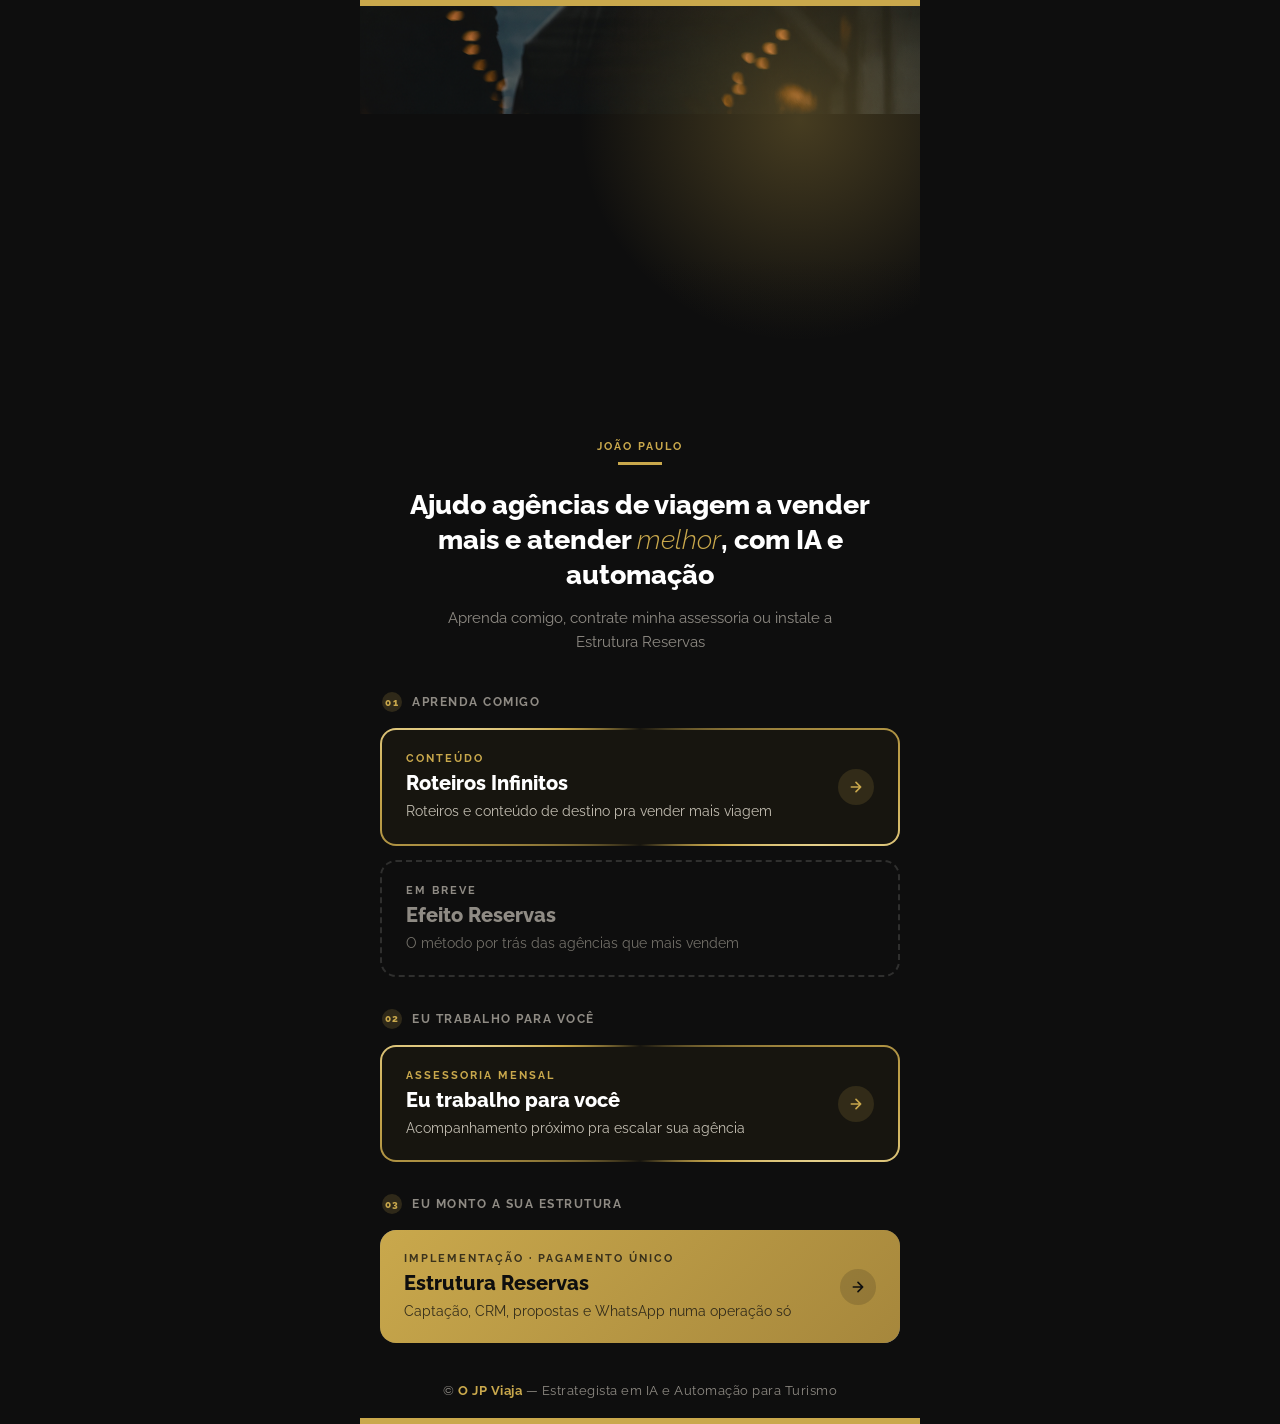
<file: index.html>
<!DOCTYPE html>
<html lang="pt-BR">
<head>
<meta charset="UTF-8" />
<meta name="viewport" content="width=device-width, initial-scale=1.0" />
<title>O JP Viaja — João Paulo</title>
<meta name="description" content="Conteúdo, assessoria e estrutura pra agências de viagem vender mais e atender melhor." />
<link rel="icon" href="assets/favicon.svg" type="image/svg+xml" />
<link rel="stylesheet" href="styles.css" />
<!-- Meta Pixel Code -->
<script>
!function(f,b,e,v,n,t,s)
{if(f.fbq)return;n=f.fbq=function(){n.callMethod?
n.callMethod.apply(n,arguments):n.queue.push(arguments)};
if(!f._fbq)f._fbq=n;n.push=n;n.loaded=!0;n.version='2.0';
n.queue=[];t=b.createElement(e);t.async=!0;
t.src=v;s=b.getElementsByTagName(e)[0];
s.parentNode.insertBefore(t,s)}(window, document,'script',
'https://connect.facebook.net/en_US/fbevents.js');
fbq('init', '624939583104460');
fbq('track', 'PageView');
</script>
<noscript><img height="1" width="1" style="display:none"
src="https://www.facebook.com/tr?id=624939583104460&ev=PageView&noscript=1"
/></noscript>
<!-- End Meta Pixel Code -->
</head>
<body>
<div class="page">

  <div class="hero">
    <img src="assets/joao.png" alt="João Paulo" />
    <div class="hero-glow"></div>
    <div class="hero-overlay"></div>
    <div class="hero-bar-top"></div>
  </div>

  <div class="intro">
    <div class="name">João Paulo</div>
    <div class="name-line"></div>
    <h1>Ajudo agências de viagem a vender mais e atender <em>melhor</em>, com IA e automação</h1>
    <p>Aprenda comigo, contrate minha assessoria ou instale a Estrutura Reservas</p>
  </div>

  <div class="cards">

    <div class="group-label"><span>01</span>Aprenda comigo</div>
    <a class="card" href="https://roteirosinfinitos.com.br/?utm_source=ojpviaja&amp;utm_medium=linkbio&amp;utm_campaign=roteiros_infinitos" target="_blank" rel="noreferrer">
      <div class="card-text">
        <div class="card-eyebrow">Conteúdo</div>
        <div class="card-title">Roteiros Infinitos</div>
        <div class="card-desc">Roteiros e conteúdo de destino pra vender mais viagem</div>
      </div>
      <div class="card-arrow"><svg viewBox="0 0 24 24" fill="none" stroke="currentColor" stroke-width="2.5" stroke-linecap="round" stroke-linejoin="round"><path d="M5 12h14M12 5l7 7-7 7"></path></svg></div>
    </a>
    <div class="card is-disabled" data-placeholder>
      <div class="card-text">
        <div class="card-eyebrow">Em breve</div>
        <div class="card-title">Efeito Reservas</div>
        <div class="card-desc">O método por trás das agências que mais vendem</div>
      </div>
    </div>

    <div class="group-label"><span>02</span>Eu trabalho para você</div>
    <a class="card" href="https://wa.me/5561981784728?text=%23AssessoriaReservas%0A%0AOl%C3%A1%20JP%2C%20gostaria%20de%20saber%20mais%20informa%C3%A7%C3%B5es%20sobre%20a%20Assessoria%20Mensal" target="_blank" rel="noreferrer">
      <div class="card-text">
        <div class="card-eyebrow">Assessoria mensal</div>
        <div class="card-title">Eu trabalho para você</div>
        <div class="card-desc">Acompanhamento próximo pra escalar sua agência</div>
      </div>
      <div class="card-arrow"><svg viewBox="0 0 24 24" fill="none" stroke="currentColor" stroke-width="2.5" stroke-linecap="round" stroke-linejoin="round"><path d="M5 12h14M12 5l7 7-7 7"></path></svg></div>
    </a>

    <div class="group-label"><span>03</span>Eu monto a sua estrutura</div>
    <a class="card featured" href="https://estrutura.ojpviaja.com.br/?utm_source=ojpviaja&amp;utm_medium=linkbio&amp;utm_campaign=estrutura_reservas" target="_blank" rel="noreferrer">
      <div class="card-text">
        <div class="card-eyebrow">Implementação · pagamento único</div>
        <div class="card-title">Estrutura Reservas</div>
        <div class="card-desc">Captação, CRM, propostas e WhatsApp numa operação só</div>
      </div>
      <div class="card-arrow"><svg viewBox="0 0 24 24" fill="none" stroke="currentColor" stroke-width="2.5" stroke-linecap="round" stroke-linejoin="round"><path d="M5 12h14M12 5l7 7-7 7"></path></svg></div>
    </a>

  </div>

  <footer>
    <p class="footer-handle">© <strong>O JP Viaja</strong> — Estrategista em IA e Automação para Turismo</p>
  </footer>
  <div class="footer-bar"></div>

</div>
<script src="script.js"></script>
</body>
</html>
</file>
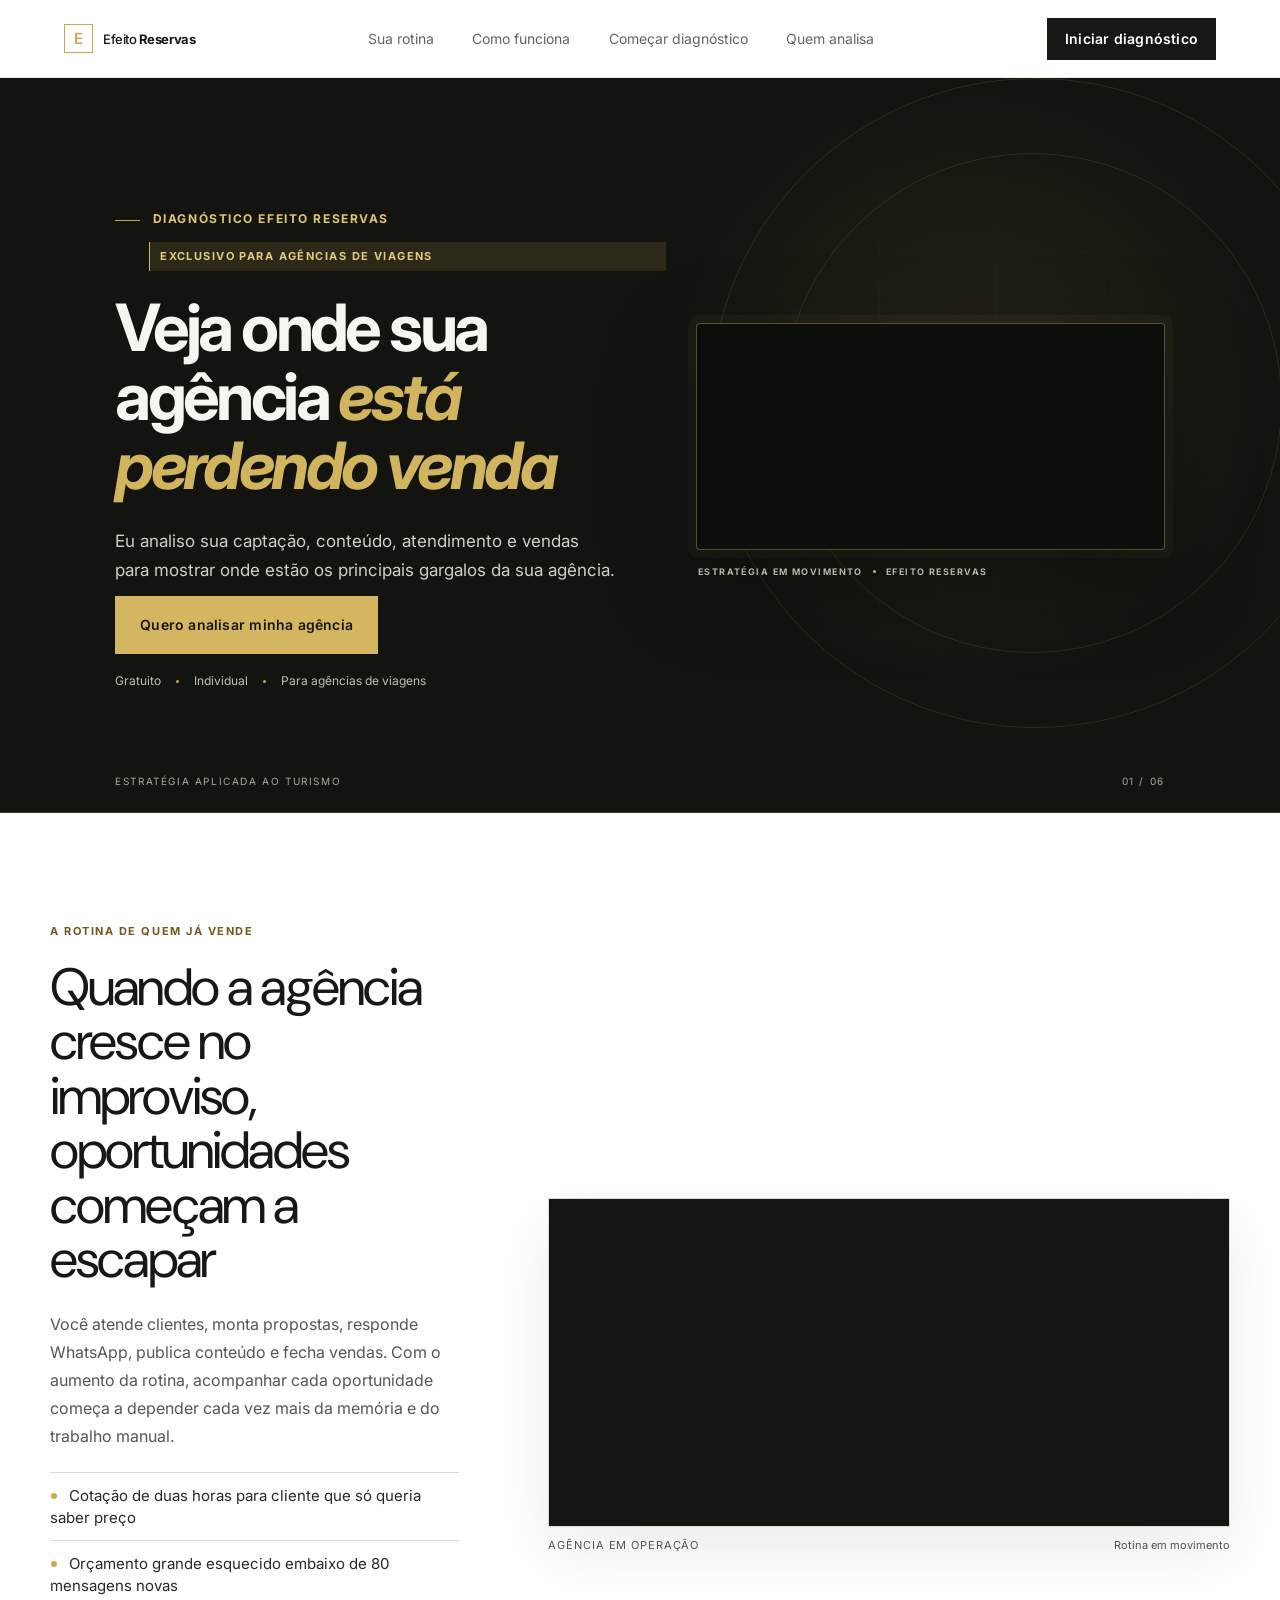
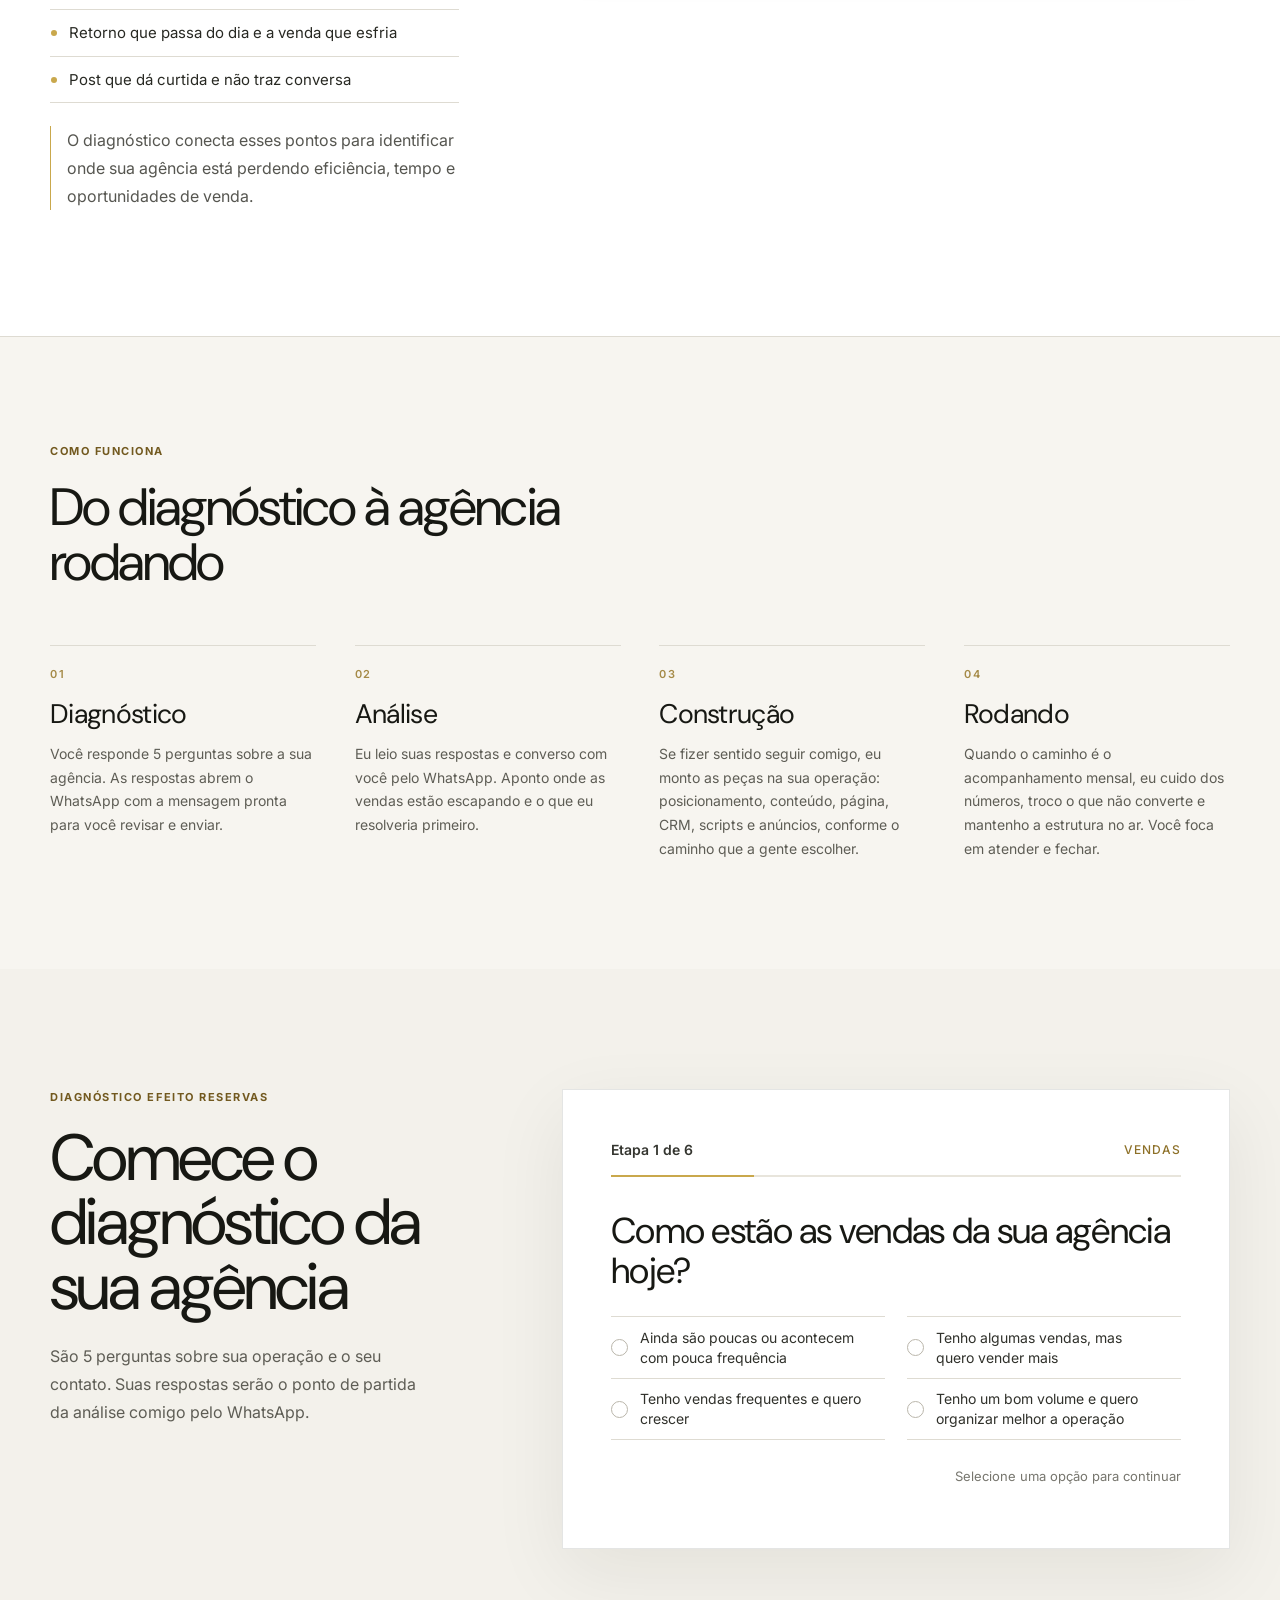
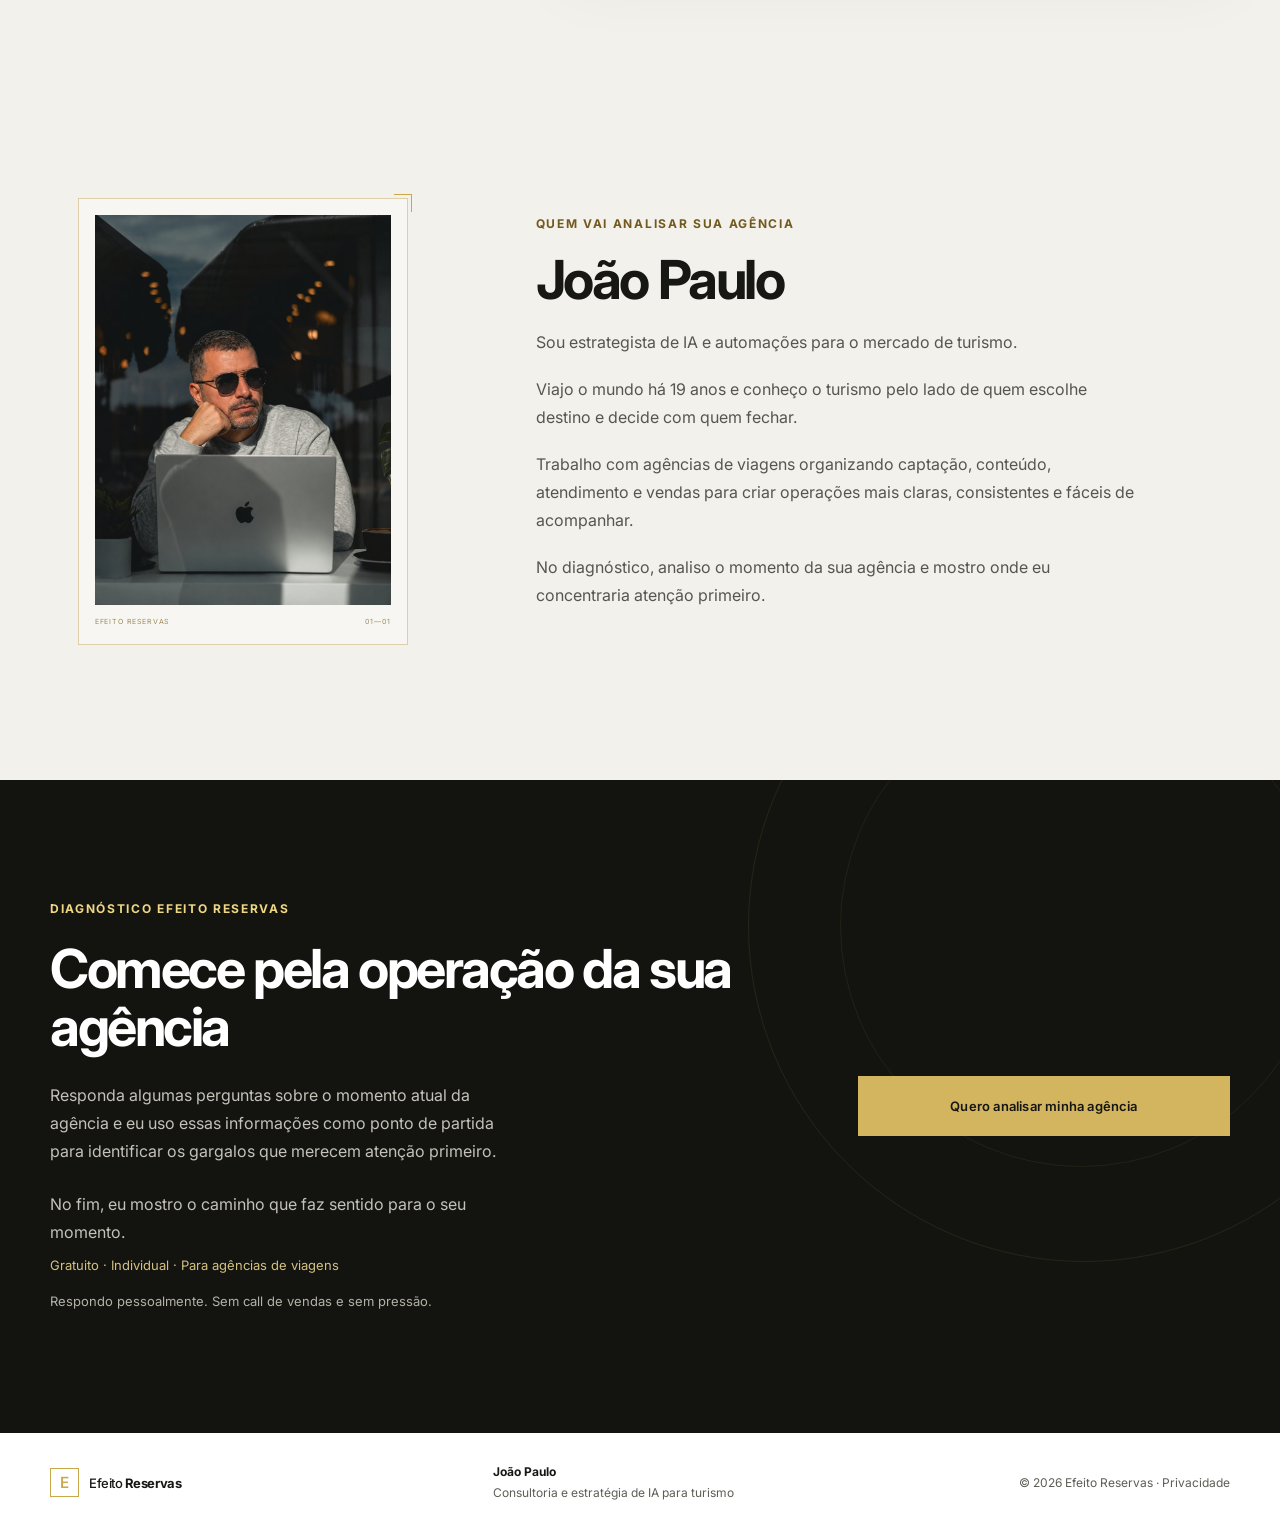
<file: diagnostico/index.html>
<!doctype html>
<html lang="pt-BR">
<head>
  <meta charset="utf-8">
  <meta name="viewport" content="width=device-width, initial-scale=1">
  <meta name="theme-color" content="#f7f5f0">
  <meta name="description" content="Diagnóstico individual para agências de viagens. Responda cinco perguntas e receba uma análise contextualizada da sua operação.">
  <title>Diagnóstico Efeito Reservas | João Paulo</title>
  <link rel="icon" type="image/svg+xml" href="favicon.svg">
  <link rel="preconnect" href="https://fonts.googleapis.com">
  <link rel="preconnect" href="https://fonts.gstatic.com" crossorigin>
  <link href="https://fonts.googleapis.com/css2?family=Instrument+Serif:ital@0;1&family=Inter:wght@400;500;600;700&display=swap" rel="stylesheet">
  <link rel="stylesheet" href="styles.css">
  <script>
    !function(f,b,e,v,n,t,s){if(f.fbq)return;n=f.fbq=function(){n.callMethod?
    n.callMethod.apply(n,arguments):n.queue.push(arguments)};if(!f._fbq)f._fbq=n;
    n.push=n;n.loaded=!0;n.version='2.0';n.queue=[];t=b.createElement(e);t.async=!0;
    t.src=v;s=b.getElementsByTagName(e)[0];s.parentNode.insertBefore(t,s)
    }(window,document,'script','https://connect.facebook.net/en_US/fbevents.js');
    fbq('init','624939583104460');fbq('track','PageView');
  </script>
</head>
<body>
  <header class="site-header" id="topo">
    <a class="wordmark" href="#topo" aria-label="Efeito Reservas, início"><span class="mark">E</span><span>Efeito <b>Reservas</b></span></a>
    <button class="menu-toggle" aria-label="Abrir menu" aria-expanded="false"><span></span><span></span></button>
    <nav class="nav-links" aria-label="Navegação principal">
      <a href="#problema">Sua rotina</a><a href="#como-funciona">Como funciona</a><a href="#diagnostico-form">Começar diagnóstico</a><a href="#quem">Quem analisa</a>
    </nav>
    <a class="button button-dark header-cta" href="#diagnostico-form">Iniciar diagnóstico</a>
  </header>
  <div class="reading-progress" aria-hidden="true"><span></span></div>

  <section class="hero" id="diagnostico">
      <div class="hero-grid" aria-hidden="true"></div>
      <div class="hero-orbit orbit-one" aria-hidden="true"></div><div class="hero-orbit orbit-two" aria-hidden="true"></div>
      <div class="hero-content reveal">
        <p class="eyebrow"><span class="eyebrow-line"></span> DIAGNÓSTICO EFEITO RESERVAS <span class="hero-exclusive">EXCLUSIVO PARA AGÊNCIAS DE VIAGENS</span></p>
        <h1>Veja onde sua agência <em>está perdendo venda</em></h1>
        <p class="hero-copy">Eu analiso sua captação, conteúdo, atendimento e vendas para mostrar onde estão os principais gargalos da sua agência.</p>

        <a class="button button-gold button-large" href="#diagnostico-form">Quero analisar minha agência <span class="button-mark">↗</span></a>
        <div class="trust-row"><span>Gratuito</span><i></i><span>Individual</span><i></i><span>Para agências de viagens</span></div>
      </div>
      <div class="hero-visual" aria-label="Vídeo de uma agência de viagens em operação">
        <video class="hero-video" autoplay muted loop playsinline preload="metadata" aria-label="Vídeo em loop mostrando a rotina de uma agência de viagens">
          <source src="assets/hero-diagnostico.mp4" type="video/mp4">
        </video>
        <span class="hero-video-caption" aria-hidden="true">ESTRATÉGIA EM MOVIMENTO <i></i> EFEITO RESERVAS</span>
      </div>
      <div class="hero-bottom"><span>ESTRATÉGIA APLICADA AO TURISMO</span><span>01 / 06</span></div>
    </section>
<section class="recognition section-pad" id="problema" aria-label="Reconhecimento da rotina da agência">
<article class="story-row reveal"><div class="story-copy recognition-copy"><p class="eyebrow">A ROTINA DE QUEM JÁ VENDE</p><h3>Quando a agência cresce no improviso, oportunidades começam a escapar</h3><p>Você atende clientes, monta propostas, responde WhatsApp, publica conteúdo e fecha vendas. Com o aumento da rotina, acompanhar cada oportunidade começa a depender cada vez mais da memória e do trabalho manual.</p><ul class="signal-list"><li>Cotação de duas horas para cliente que só queria saber preço</li><li>Orçamento grande esquecido embaixo de 80 mensagens novas</li><li>Retorno que passa do dia e a venda que esfria</li><li>Post que dá curtida e não traz conversa</li></ul><p class="recognition-close">O diagnóstico conecta esses pontos para identificar onde sua agência está perdendo eficiência, tempo e oportunidades de venda.</p></div><div class="mockup-wrap recognition-media">
          <div class="mockup story-video" data-parallax>
            <video autoplay muted loop playsinline preload="metadata" aria-label="Vídeo da operação de uma agência de viagens">
              <source src="assets/operacao-agencia.mp4" type="video/mp4">
            </video>
          </div>
          <div class="mockup-caption"><span>AGÊNCIA EM OPERAÇÃO</span><span>Rotina em movimento</span></div>
        </div>
      </article>
</section>
<section class="howto section-pad" id="como-funciona" aria-labelledby="howto-heading">
  <div class="howto-head reveal">
    <p class="eyebrow">COMO FUNCIONA</p>
    <h2 id="howto-heading">Do diagnóstico à agência rodando</h2>
  </div>
  <ol class="howto-steps">
    <li class="howto-step reveal">
      <span class="howto-num" aria-hidden="true">01</span>
      <h3>Diagnóstico</h3>
      <p>Você responde 5 perguntas sobre a sua agência. As respostas abrem o WhatsApp com a mensagem pronta para você revisar e enviar.</p>
    </li>
    <li class="howto-step reveal">
      <span class="howto-num" aria-hidden="true">02</span>
      <h3>Análise</h3>
      <p>Eu leio suas respostas e converso com você pelo WhatsApp. Aponto onde as vendas estão escapando e o que eu resolveria primeiro.</p>
    </li>
    <li class="howto-step reveal">
      <span class="howto-num" aria-hidden="true">03</span>
      <h3>Construção</h3>
      <p>Se fizer sentido seguir comigo, eu monto as peças na sua operação: posicionamento, conteúdo, página, CRM, scripts e anúncios, conforme o caminho que a gente escolher.</p>
    </li>
    <li class="howto-step reveal">
      <span class="howto-num" aria-hidden="true">04</span>
      <h3>Rodando</h3>
      <p>Quando o caminho é o acompanhamento mensal, eu cuido dos números, troco o que não converte e mantenho a estrutura no ar. Você foca em atender e fechar.</p>
    </li>
  </ol>
</section>
<section class="diagnostic section-pad" id="diagnostico-form">
  <div class="diagnostic-intro reveal">
    <p class="eyebrow">DIAGNÓSTICO EFEITO RESERVAS</p>
    <h2 id="diagnostic-heading">Comece o diagnóstico da sua agência</h2>
    <p>São 5 perguntas sobre sua operação e o seu contato. Suas respostas serão o ponto de partida da análise comigo pelo WhatsApp.</p>
  </div>
  <div class="diagnostic-shell reveal">
    <form class="diagnostic-form" id="diagnostic-flow" novalidate>
      <div class="diagnostic-progress">
        <div class="progress-copy"><span id="step-label">Etapa 1 de 6</span><span id="step-name">Vendas</span></div>
        <div class="progress-track" role="progressbar" aria-label="Progresso do diagnóstico" aria-valuemin="1" aria-valuemax="6" aria-valuenow="1"><span id="progress-fill"></span></div>
      </div>
      <div class="diagnostic-steps" aria-live="polite">
        <fieldset class="diagnostic-step is-active" data-step="1">
          <legend>Como estão as vendas da sua agência hoje?</legend>
          <div class="answer-list">
            <label class="answer-option"><input type="radio" name="momento_vendas" value="Ainda são poucas ou acontecem com pouca frequência"><span>Ainda são poucas ou acontecem com pouca frequência</span><i aria-hidden="true">↗</i></label>
            <label class="answer-option"><input type="radio" name="momento_vendas" value="Tenho algumas vendas, mas quero vender mais"><span>Tenho algumas vendas, mas quero vender mais</span><i aria-hidden="true">↗</i></label>
            <label class="answer-option"><input type="radio" name="momento_vendas" value="Tenho vendas frequentes e quero crescer"><span>Tenho vendas frequentes e quero crescer</span><i aria-hidden="true">↗</i></label>
            <label class="answer-option"><input type="radio" name="momento_vendas" value="Tenho um bom volume e quero organizar melhor a operação"><span>Tenho um bom volume e quero organizar melhor a operação</span><i aria-hidden="true">↗</i></label>
          </div>
        </fieldset>
        <fieldset class="diagnostic-step" data-step="2" hidden>
          <legend>Hoje, qual parte do atendimento mais depende de você?</legend>
          <div class="answer-list">
            <label class="answer-option"><input type="radio" name="dependencia_atendimento" value="Responder os primeiros contatos"><span>Responder os primeiros contatos</span><i aria-hidden="true">↗</i></label>
            <label class="answer-option"><input type="radio" name="dependencia_atendimento" value="Preparar e enviar propostas"><span>Preparar e enviar propostas</span><i aria-hidden="true">↗</i></label>
            <label class="answer-option"><input type="radio" name="dependencia_atendimento" value="Acompanhar quem ainda não fechou"><span>Acompanhar quem ainda não fechou</span><i aria-hidden="true">↗</i></label>
            <label class="answer-option"><input type="radio" name="dependencia_atendimento" value="Concluir as vendas"><span>Concluir as vendas</span><i aria-hidden="true">↗</i></label>
          </div>
        </fieldset>
        <fieldset class="diagnostic-step" data-step="3" hidden>
          <legend>Você trabalha sozinho ou tem equipe?</legend>
          <div class="answer-list">
            <label class="answer-option"><input type="radio" name="estrutura_equipe" value="Trabalho sem equipe no momento"><span>Trabalho sem equipe no momento</span><i aria-hidden="true">↗</i></label>
            <label class="answer-option"><input type="radio" name="estrutura_equipe" value="Tenho uma equipe fixa"><span>Tenho uma equipe fixa</span><i aria-hidden="true">↗</i></label>
            <label class="answer-option"><input type="radio" name="estrutura_equipe" value="Trabalho com profissionais parceiros ou freelancers"><span>Trabalho com profissionais parceiros ou freelancers</span><i aria-hidden="true">↗</i></label>
            <label class="answer-option"><input type="radio" name="estrutura_equipe" value="Tenho equipe fixa e parceiros"><span>Tenho equipe fixa e parceiros</span><i aria-hidden="true">↗</i></label>
          </div>
        </fieldset>
        <fieldset class="diagnostic-step" data-step="4" hidden>
          <legend>Qual é o faturamento mensal aproximado da sua agência?</legend>
          <div class="answer-list">
            <label class="answer-option"><input type="radio" name="faixa_faturamento" value="Abaixo de R$ 10 mil"><span>Abaixo de R$ 10 mil</span><i aria-hidden="true">↗</i></label>
            <label class="answer-option"><input type="radio" name="faixa_faturamento" value="De R$ 10.001 a R$ 20 mil"><span>De R$ 10.001 a R$ 20 mil</span><i aria-hidden="true">↗</i></label>
            <label class="answer-option"><input type="radio" name="faixa_faturamento" value="De R$ 20.001 a R$ 50 mil"><span>De R$ 20.001 a R$ 50 mil</span><i aria-hidden="true">↗</i></label>
            <label class="answer-option"><input type="radio" name="faixa_faturamento" value="Acima de R$ 50 mil"><span>Acima de R$ 50 mil</span><i aria-hidden="true">↗</i></label>
          </div>
        </fieldset>
        <fieldset class="diagnostic-step" data-step="5" hidden>
          <legend>Onde sua operação mais trava hoje?</legend>
          <div class="answer-list">
            <label class="answer-option"><input type="radio" name="principal_gargalo" value="Atrair novas oportunidades"><span>Atrair novas oportunidades</span><i aria-hidden="true">↗</i></label>
            <label class="answer-option"><input type="radio" name="principal_gargalo" value="Converter oportunidades em vendas"><span>Converter oportunidades em vendas</span><i aria-hidden="true">↗</i></label>
            <label class="answer-option"><input type="radio" name="principal_gargalo" value="Organizar o atendimento e os acompanhamentos"><span>Organizar o atendimento e os acompanhamentos</span><i aria-hidden="true">↗</i></label>
            <label class="answer-option"><input type="radio" name="principal_gargalo" value="Entender o que precisa ser priorizado"><span>Entender o que precisa ser priorizado</span><i aria-hidden="true">↗</i></label>
          </div>
        </fieldset>
        <fieldset class="diagnostic-step contact-step" data-step="6" hidden>
          <legend>Para finalizar, preciso saber quem está falando comigo</legend>
          <label class="field-label" for="visitor-name">Seu nome</label>
          <input class="contact-input" type="text" id="visitor-name" name="nome" placeholder="Como podemos chamar você?" autocomplete="name" required>
          <label class="field-label" for="visitor-phone">Seu WhatsApp</label>
          <input class="contact-input" type="tel" id="visitor-phone" name="whatsapp" placeholder="(00) 00000-0000" autocomplete="tel" inputmode="tel" maxlength="15" required aria-describedby="phone-error">
          <p class="field-error" id="phone-error" aria-live="polite"></p>
          <button class="button button-gold button-large submit-diagnostic" type="submit">Enviar meu diagnóstico <span class="button-mark" aria-hidden="true">↗</span></button>
          <p class="send-note">O WhatsApp será aberto com suas respostas preenchidas. Você poderá revisar e enviar por lá. Suas respostas ficam guardadas comigo, como eu explico em <a class="privacy-link" href="#privacidade">Privacidade</a>.</p>
        </fieldset>
      </div>
      <div class="form-error" id="form-error" role="status" aria-live="polite"></div>
      <div class="step-controls"><button class="back-step" type="button" hidden>Voltar</button><span id="step-hint">Selecione uma opção para continuar</span></div>
      <div class="diagnostic-confirmation" id="diagnostic-confirmation" hidden aria-live="polite" tabindex="-1">
        <p class="eyebrow">DIAGNÓSTICO EFEITO RESERVAS</p>
        <h3>Tudo certo</h3>
        <p>Se você não clicar, o WhatsApp abrirá automaticamente em <strong id="whatsapp-countdown">3</strong> segundos. Se preferir, continue agora pelo botão.</p>
        <a class="button button-gold button-large" id="whatsapp-fallback" href="#">Continuar no WhatsApp <span class="button-mark" aria-hidden="true">↗</span></a>
      </div>
    </form>
  </div>
</section>
<section class="founder section-pad" id="quem"><div class="founder-photo reveal"><div class="portrait-frame"><span class="portrait-corner"></span><img class="portrait-image" src="assets/joao-paulo.jpg" alt="João Paulo, estrategista de IA e automações para o mercado de turismo" loading="lazy" width="900" height="1200"><div class="portrait-caption">EFEITO RESERVAS <span>01—01</span></div></div></div><div class="founder-copy reveal"><p class="eyebrow">QUEM VAI ANALISAR SUA AGÊNCIA</p><h2>João Paulo</h2><p>Sou estrategista de IA e automações para o mercado de turismo.</p><p>Viajo o mundo há 19 anos e conheço o turismo pelo lado de quem escolhe destino e decide com quem fechar.</p><p>Trabalho com agências de viagens organizando captação, conteúdo, atendimento e vendas para criar operações mais claras, consistentes e fáceis de acompanhar.</p><p>No diagnóstico, analiso o momento da sua agência e mostro onde eu concentraria atenção primeiro.</p></div></section>
<section class="final-cta section-pad" id="cta-final"><div class="cta-content reveal"><p class="eyebrow">DIAGNÓSTICO EFEITO RESERVAS</p><h2>Comece pela operação da sua agência</h2><p>Responda algumas perguntas sobre o momento atual da agência e eu uso essas informações como ponto de partida para identificar os gargalos que merecem atenção primeiro.</p><p>No fim, eu mostro o caminho que faz sentido para o seu momento.</p><p class="cta-free">Gratuito · Individual · Para agências de viagens</p><p class="cta-reply">Respondo pessoalmente. Sem call de vendas e sem pressão.</p></div><div class="cta-action reveal"><a class="button button-gold button-large" href="#diagnostico-form">Quero analisar minha agência <span class="button-mark" aria-hidden="true">↗</span></a></div></section>
  </main>
  <footer class="site-footer"><a class="wordmark footer-brand" href="#topo"><span class="mark">E</span><span>Efeito <b>Reservas</b></span></a><div class="footer-owner"><b>João Paulo</b><span>Consultoria e estratégia de IA para turismo</span></div><span class="footer-copy">© <span id="year"></span> Efeito Reservas · <a class="privacy-link" href="#privacidade">Privacidade</a></span></footer>
  <dialog class="privacy-dialog" id="privacy"><button class="dialog-close" aria-label="Fechar">×</button><p class="eyebrow">PRIVACIDADE</p><h2>Transparência no contato</h2><p>Suas respostas e o seu WhatsApp ficam guardados no meu CRM, que é só meu, para eu analisar a sua agência e falar com você. Não passo para terceiros e não uso para outra coisa.</p><p>Depois disso o WhatsApp abre com a mensagem pronta para você revisar e enviar. Para apagar os seus dados, é só me pedir por lá.</p></dialog>
  <script src="script.js" defer></script>
</body>
</html>
</file>
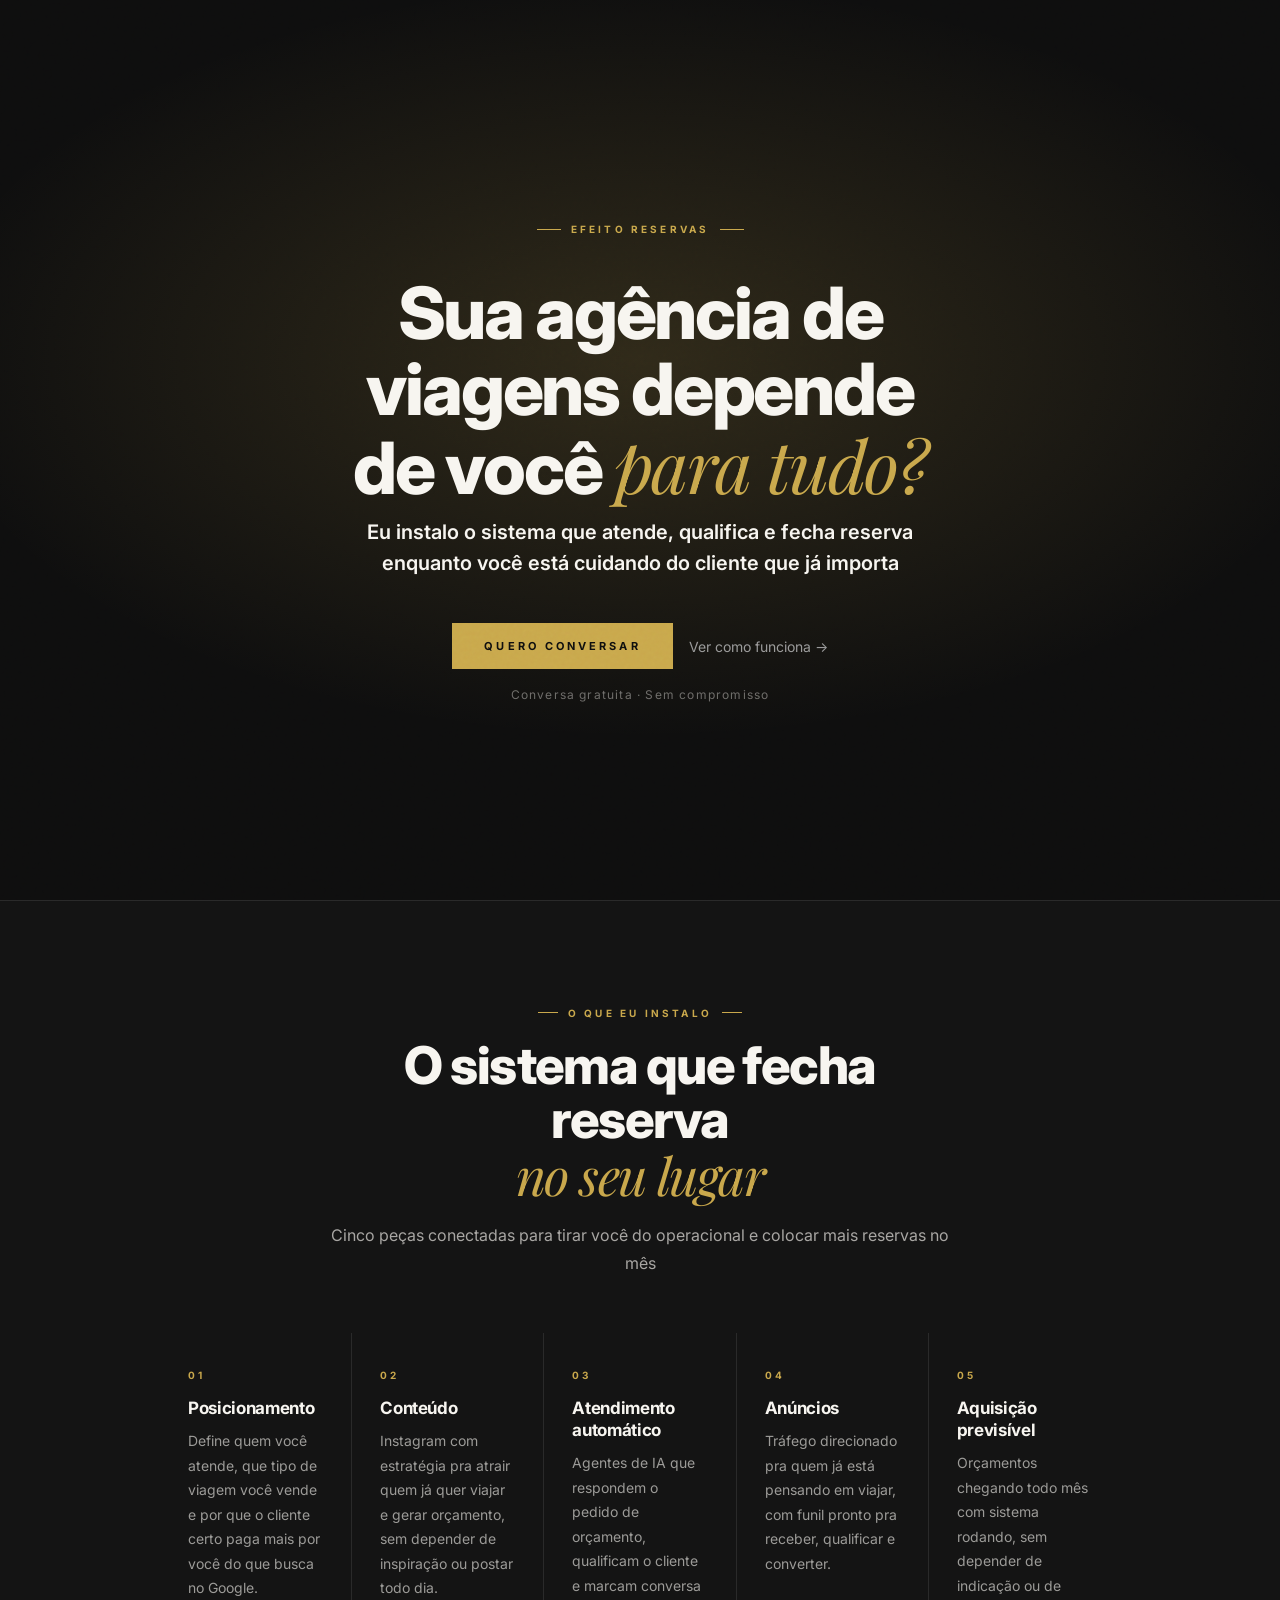
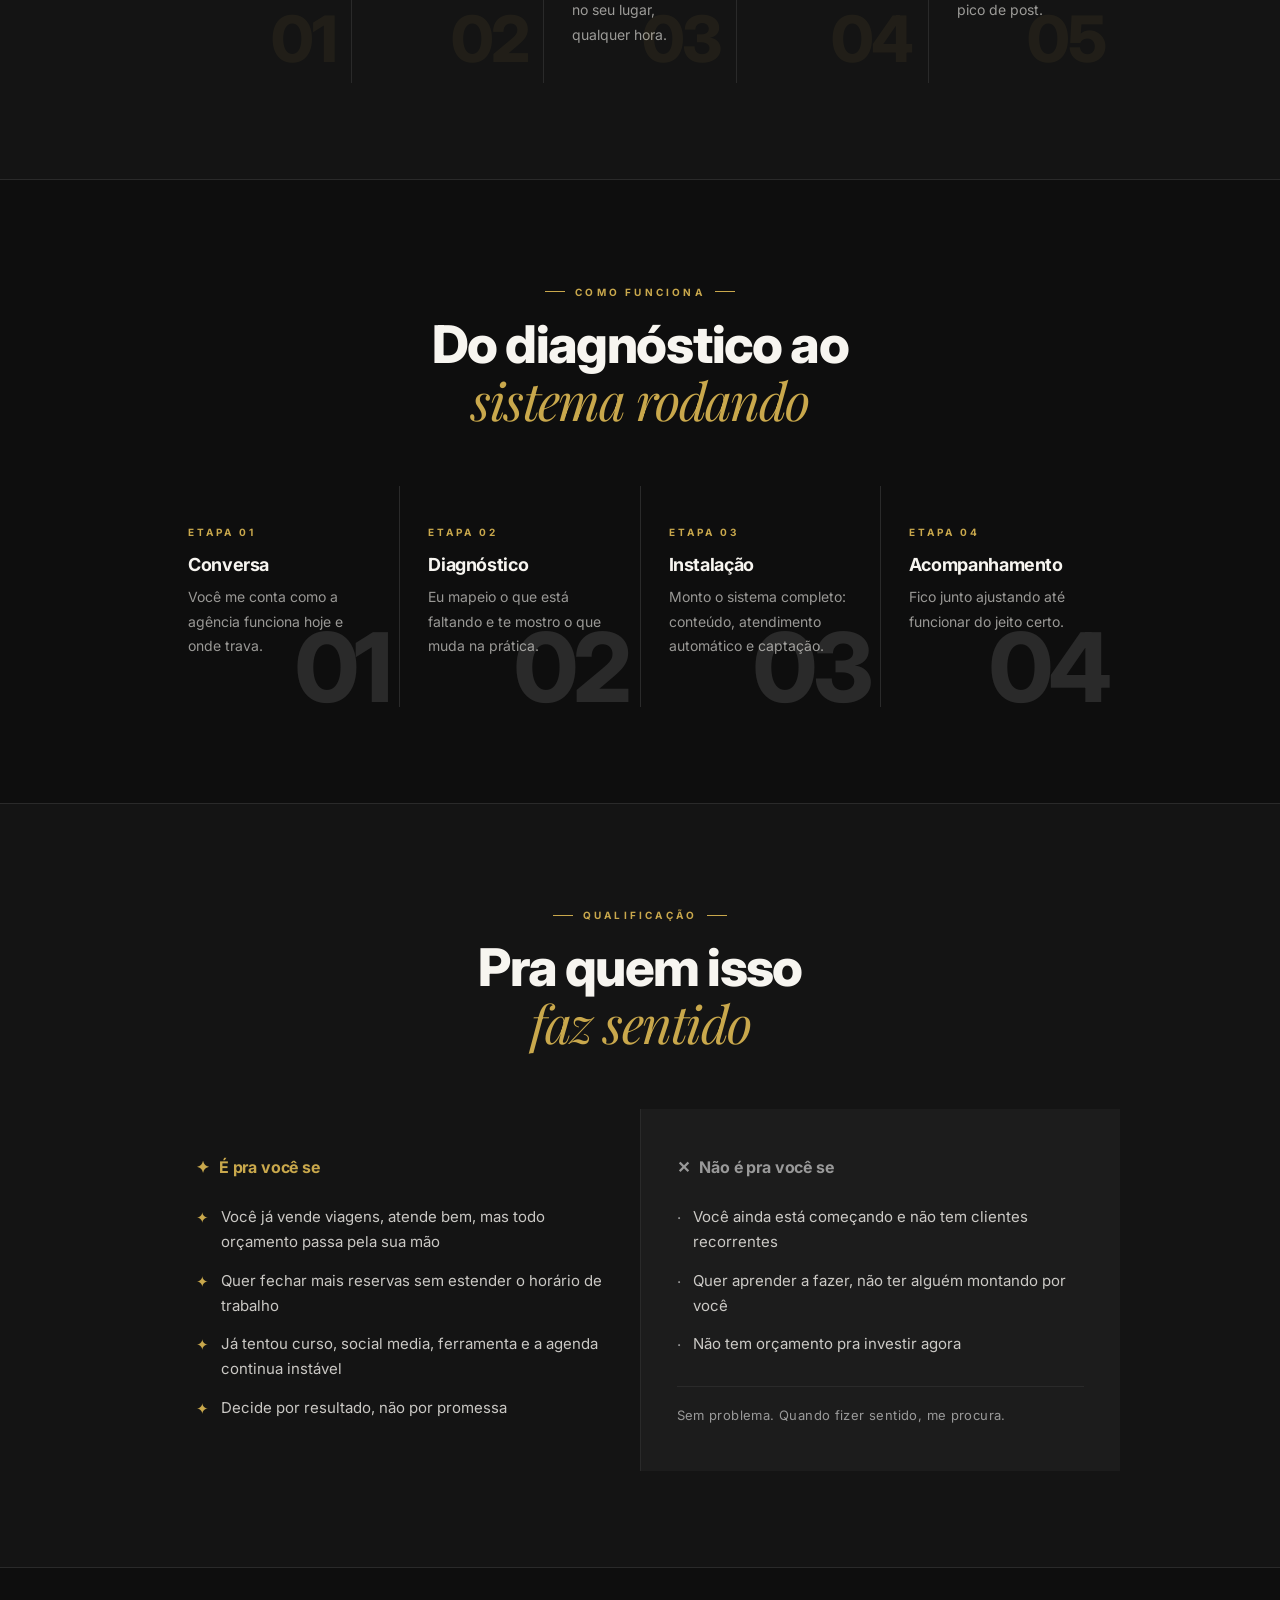
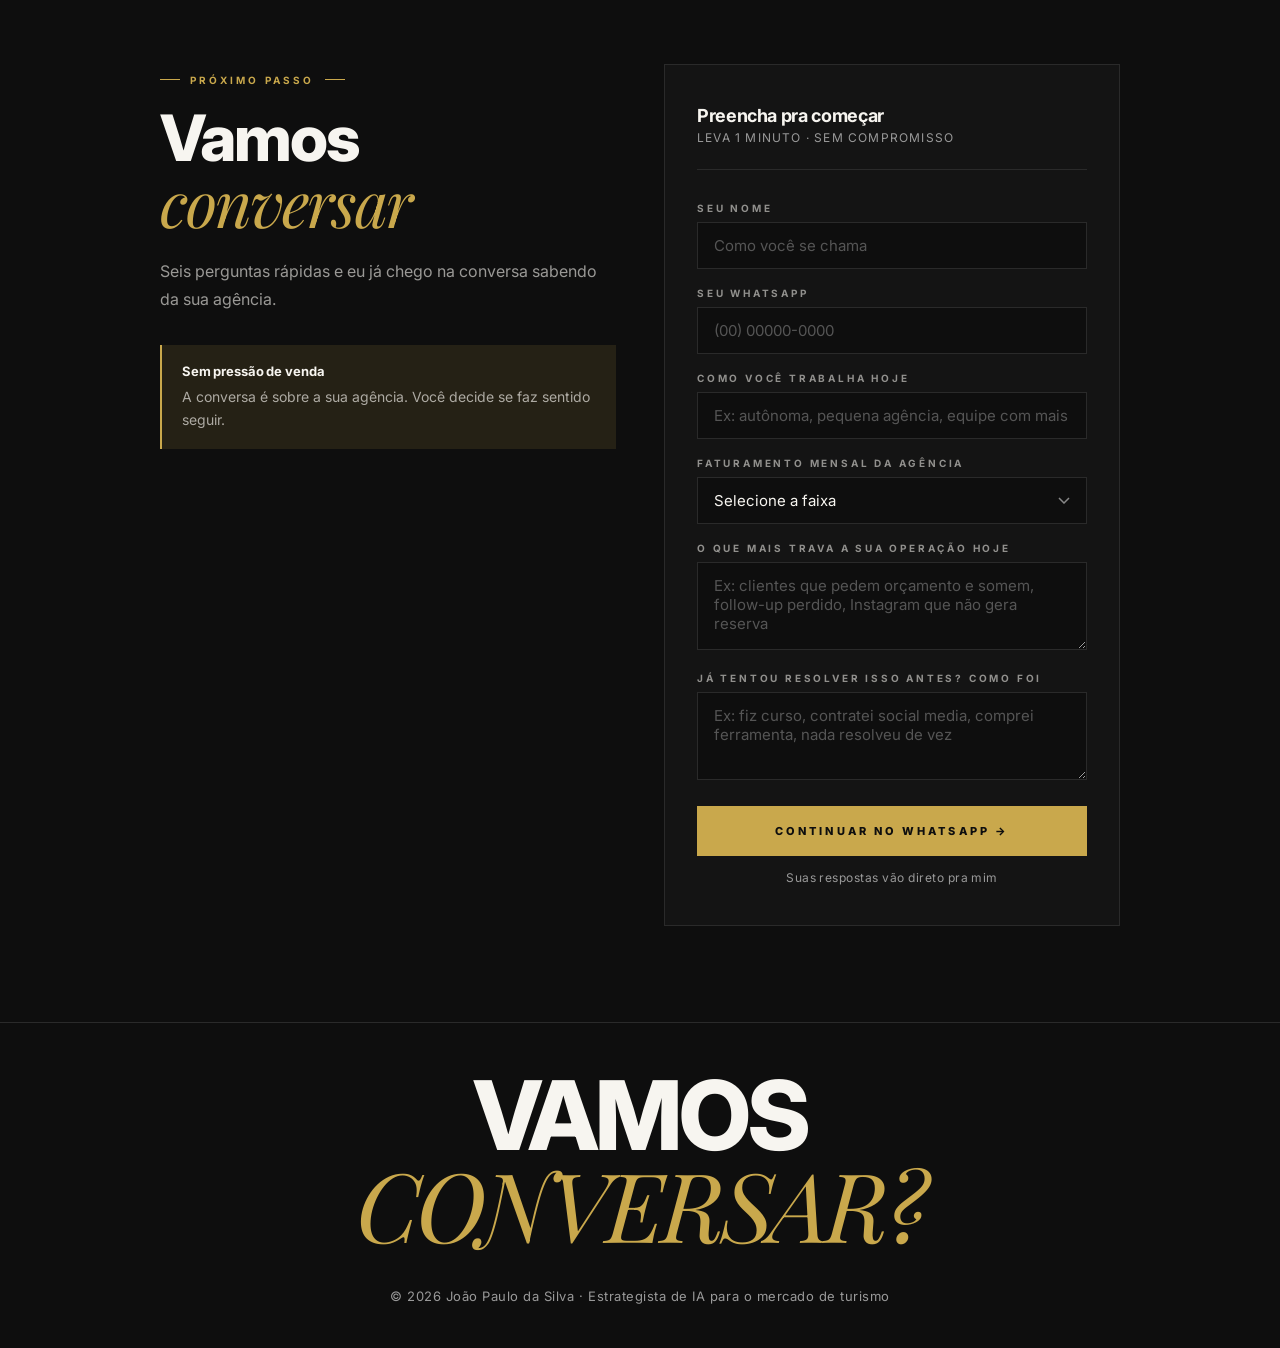
<file: estrategista/index.html>
<!DOCTYPE html>
<html lang="pt-BR">
<head>
  <meta charset="UTF-8">
  <meta name="viewport" content="width=device-width, initial-scale=1.0">
  <title>Efeito Reservas · JP Estrategista</title>

  <!-- Meta Pixel Code -->
  <script>
  !function(f,b,e,v,n,t,s)
  {if(f.fbq)return;n=f.fbq=function(){n.callMethod?
  n.callMethod.apply(n,arguments):n.queue.push(arguments)};
  if(!f._fbq)f._fbq=n;n.push=n;n.loaded=!0;n.version='2.0';
  n.queue=[];t=b.createElement(e);t.async=!0;
  t.src=v;s=b.getElementsByTagName(e)[0];
  s.parentNode.insertBefore(t,s)}(window, document,'script',
  'https://connect.facebook.net/en_US/fbevents.js');
  fbq('init', '624939583104460');
  fbq('track', 'PageView');
  </script>
  <noscript><img height="1" width="1" style="display:none"
  src="https://www.facebook.com/tr?id=624939583104460&ev=PageView&noscript=1"
  /></noscript>
  <!-- End Meta Pixel Code -->
  <link rel="preconnect" href="https://fonts.googleapis.com">
  <link rel="preconnect" href="https://fonts.gstatic.com" crossorigin>
  <link href="https://fonts.googleapis.com/css2?family=Inter:wght@300;400;600;700;800&family=Playfair+Display:ital,wght@0,700;1,400;1,700&display=swap" rel="stylesheet">
  <style>
    *, *::before, *::after { box-sizing: border-box; margin: 0; padding: 0; }

    :root {
      --bg:       #0E0E0E;
      --bg2:      #141414;
      --surface:  #1C1C1C;
      --gold:     #C9A84C;
      --gold-dim: rgba(201,168,76,.12);
      --gold-mid: rgba(201,168,76,.25);
      --white:    #F7F5F0;
      --muted:    #999999;
      --border:   #2A2A2A;
      --ease:     cubic-bezier(0.16,1,0.3,1);
    }

    html { scroll-behavior: smooth; }

    body {
      background: var(--bg);
      color: var(--white);
      font-family: 'Inter', sans-serif;
      font-weight: 400;
      overflow-x: hidden;
      -webkit-font-smoothing: antialiased;
    }

    /* ─── GRAIN ─── */
    body::after {
      content: '';
      position: fixed; inset: 0; z-index: 9999;
      pointer-events: none; opacity: .08;
      mix-blend-mode: overlay;
      background-image: url("data:image/svg+xml,%3Csvg viewBox='0 0 256 256' xmlns='http://www.w3.org/2000/svg'%3E%3Cfilter id='n'%3E%3CfeTurbulence type='fractalNoise' baseFrequency='0.9' numOctaves='4' stitchTiles='stitch'/%3E%3C/filter%3E%3Crect width='100%25' height='100%25' filter='url(%23n)'/%3E%3C/svg%3E");
    }

    /* ─── HERO ─── */
    .hero {
      min-height: 100svh;
      display: flex; align-items: center; justify-content: center;
      position: relative; overflow: hidden;
      padding: 80px 24px 64px;
    }
    .hero-glow {
      position: absolute; inset: 0; z-index: 0;
      background: radial-gradient(ellipse 80% 60% at 50% 40%, rgba(201,168,76,.18) 0%, rgba(14,14,14,0) 70%);
    }
    .hero-inner {
      position: relative; z-index: 1;
      text-align: center;
      max-width: 680px;
      width: 100%;
    }
    .hero-eyebrow {
      display: inline-flex; align-items: center; gap: 10px;
      font-size: 10px; font-weight: 700;
      letter-spacing: .32em; text-transform: uppercase;
      color: var(--gold); margin-bottom: 40px;
    }
    .hero-eyebrow span { width: 24px; height: 1px; background: var(--gold); display: block; }

    .hero-h1 {
      font-family: 'Inter', sans-serif;
      font-weight: 800;
      font-size: clamp(36px, 8vw, 72px);
      line-height: 1.05;
      letter-spacing: -.03em;
      color: var(--white);
      margin-bottom: 12px;
      text-wrap: balance;
    }
    .hero-h1 em {
      font-family: 'Playfair Display', serif;
      font-style: italic;
      font-weight: 400;
      color: var(--gold);
    }

    .hero-sub {
      font-size: clamp(15px, 2vw, 17px);
      font-weight: 400;
      line-height: 1.75;
      color: rgba(247,245,240,.55);
      max-width: 520px;
      margin: 24px auto 20px;
    }
    .hero-desc {
      font-size: clamp(16px, 2.2vw, 20px);
      font-weight: 600;
      line-height: 1.55;
      color: var(--white);
      max-width: 600px;
      margin: 0 auto 44px;
    }
    .hero-btns {
      display: flex; align-items: center; justify-content: center;
      flex-wrap: wrap; gap: 16px;
    }
    .btn-primary {
      display: inline-block;
      font-size: 11px; font-weight: 700;
      letter-spacing: .28em; text-transform: uppercase;
      color: #0E0E0E;
      background: var(--gold);
      padding: 16px 32px;
      text-decoration: none;
      transition: opacity .2s;
    }
    .btn-primary:hover { opacity: .88; }
    .btn-ghost {
      font-size: 14px; font-weight: 400;
      color: var(--muted);
      text-decoration: none;
      transition: color .2s;
    }
    .btn-ghost:hover { color: var(--white); }
    .hero-micro {
      font-size: 12px; font-weight: 400;
      letter-spacing: .1em;
      color: rgba(247,245,240,.4);
      margin-top: 18px;
    }

    /* ─── SECTION SHARED ─── */
    .sec { padding: 96px 24px; }
    .sec-alt { background: var(--bg2); border-top: 1px solid var(--border); border-bottom: 1px solid var(--border); }
    .sec-head {
      text-align: center;
      max-width: 640px;
      margin: 0 auto 56px;
    }
    .eyebrow {
      display: inline-flex; align-items: center; gap: 10px;
      font-size: 10px; font-weight: 700;
      letter-spacing: .32em; text-transform: uppercase;
      color: var(--gold); margin-bottom: 20px;
    }
    .eyebrow span { width: 20px; height: 1px; background: var(--gold); display: block; }
    .sec-h2 {
      font-weight: 800;
      font-size: clamp(28px, 6vw, 52px);
      letter-spacing: -.03em; line-height: 1.05;
      color: var(--white);
    }
    .sec-h2 em {
      font-family: 'Playfair Display', serif;
      font-style: italic; font-weight: 400;
      color: var(--gold);
    }
    .sec-intro {
      font-size: 16px; font-weight: 400;
      line-height: 1.75; color: rgba(247,245,240,.65);
      margin-top: 16px;
    }

    /* ─── SISTEMA CARDS ─── */
    .sys-grid {
      display: grid;
      grid-template-columns: 1fr;
      gap: 1px;
      background: var(--border);
      max-width: 960px;
      margin: 0 auto;
    }
    @media (min-width: 640px) {
      .sys-grid { grid-template-columns: 1fr 1fr; }
    }
    @media (min-width: 960px) {
      .sys-grid { grid-template-columns: repeat(5, 1fr); }
    }
    .sys-card {
      background: var(--bg2);
      padding: 36px 28px;
      position: relative;
      transition: background .25s;
    }
    .sys-card:hover { background: var(--surface); }
    .sys-num {
      font-weight: 800; font-size: 64px;
      letter-spacing: -.04em; line-height: 1;
      color: var(--gold); opacity: .07;
      position: absolute; bottom: 12px; right: 16px;
      pointer-events: none;
    }
    .sys-lbl {
      font-size: 10px; font-weight: 700;
      letter-spacing: .3em; text-transform: uppercase;
      color: var(--gold); display: block; margin-bottom: 16px;
    }
    .sys-title {
      font-size: 17px; font-weight: 700;
      letter-spacing: -.02em; color: var(--white);
      margin-bottom: 10px; line-height: 1.3;
    }
    .sys-desc {
      font-size: 14px; font-weight: 400;
      line-height: 1.75; color: rgba(247,245,240,.6);
    }

    /* ─── PROCESSO ─── */
    .proc-grid {
      display: grid;
      grid-template-columns: 1fr;
      gap: 1px;
      background: var(--border);
      max-width: 960px;
      margin: 0 auto;
    }
    @media (min-width: 640px) {
      .proc-grid { grid-template-columns: 1fr 1fr; }
    }
    @media (min-width: 960px) {
      .proc-grid { grid-template-columns: repeat(4, 1fr); }
    }
    .step {
      background: var(--bg);
      padding: 40px 28px 48px;
      position: relative; overflow: hidden;
      transition: background .25s;
    }
    .step:hover { background: var(--surface); }
    .step-ghost {
      position: absolute; bottom: -8px; right: 12px;
      font-weight: 800; font-size: 96px;
      color: var(--border); line-height: 1;
      letter-spacing: -.05em;
      transition: color .3s;
      pointer-events: none; user-select: none;
    }
    .step:hover .step-ghost { color: var(--gold-dim); }
    .step-lbl {
      font-size: 10px; font-weight: 700;
      letter-spacing: .3em; text-transform: uppercase;
      color: var(--gold); display: block; margin-bottom: 16px;
    }
    .step-title {
      font-size: 18px; font-weight: 700;
      letter-spacing: -.02em; color: var(--white);
      margin-bottom: 10px; position: relative; z-index: 1;
    }
    .step-desc {
      font-size: 14px; font-weight: 400;
      line-height: 1.75; color: rgba(247,245,240,.6);
      position: relative; z-index: 1;
    }

    /* ─── PARA QUEM ─── */
    .pq-grid {
      display: grid;
      grid-template-columns: 1fr;
      gap: 1px;
      background: var(--border);
      max-width: 960px;
      margin: 0 auto;
    }
    @media (min-width: 720px) {
      .pq-grid { grid-template-columns: 1fr 1fr; }
    }
    .pq-card { padding: 48px 36px; }
    .pq-card.yes { background: var(--bg2); }
    .pq-card.no  { background: var(--surface); }
    .pq-title {
      font-size: 16px; font-weight: 700;
      letter-spacing: -.01em;
      display: flex; align-items: center; gap: 10px;
      margin-bottom: 28px;
    }
    .pq-card.yes .pq-title { color: var(--gold); }
    .pq-card.no  .pq-title { color: var(--muted); }
    .pq-list { list-style: none; display: flex; flex-direction: column; gap: 14px; }
    .pq-list li {
      font-size: 15px; font-weight: 400;
      line-height: 1.65; color: rgba(247,245,240,.8);
      display: flex; gap: 12px; align-items: flex-start;
    }
    .pq-list li::before { content: '·'; color: var(--muted); flex-shrink: 0; margin-top: 1px; }
    .pq-card.yes .pq-list li::before { content: '✦'; color: var(--gold); }
    .pq-note {
      font-size: 13px; font-weight: 400;
      letter-spacing: .03em; color: var(--muted);
      margin-top: 28px; padding-top: 20px;
      border-top: 1px solid var(--border);
    }

    /* ─── CTA / FORM ─── */
    .s-cta {
      padding: 96px 24px;
      background: var(--bg);
    }
    .cta-wrap {
      max-width: 960px;
      margin: 0 auto;
      display: grid;
      grid-template-columns: 1fr;
      gap: 48px;
    }
    @media (min-width: 768px) {
      .cta-wrap { grid-template-columns: 1fr 1fr; align-items: start; }
      .cta-sticky { position: sticky; top: 80px; }
    }
    .cta-h {
      font-weight: 800;
      font-size: clamp(36px, 6vw, 64px);
      letter-spacing: -.03em; line-height: 1.0;
      color: var(--white); margin-bottom: 20px;
    }
    .cta-h em {
      font-family: 'Playfair Display', serif;
      font-style: italic; font-weight: 400;
      color: var(--gold);
    }
    .cta-p {
      font-size: 16px; font-weight: 400;
      line-height: 1.75; color: rgba(247,245,240,.6);
      margin-bottom: 32px;
    }
    .cta-box {
      border-left: 2px solid var(--gold);
      padding: 18px 20px;
      background: var(--gold-dim);
    }
    .cta-box-title {
      font-size: 13px; font-weight: 700;
      color: var(--white); margin-bottom: 6px;
      letter-spacing: -.01em;
    }
    .cta-box-text {
      font-size: 14px; font-weight: 400;
      line-height: 1.65; color: rgba(247,245,240,.65);
    }

    /* Form */
    .form-wrap {
      background: var(--bg2);
      border: 1px solid var(--border);
      padding: 40px 32px;
    }
    @media (max-width: 480px) {
      .form-wrap { padding: 28px 20px; }
    }
    .form-hd {
      margin-bottom: 32px; padding-bottom: 24px;
      border-bottom: 1px solid var(--border);
    }
    .form-title {
      font-size: 18px; font-weight: 700;
      letter-spacing: -.02em; color: var(--white);
      margin-bottom: 4px;
    }
    .form-sub {
      font-size: 12px; font-weight: 400;
      letter-spacing: .1em; text-transform: uppercase;
      color: var(--muted);
    }
    .fg { margin-bottom: 18px; }
    .fl {
      display: block;
      font-size: 10px; font-weight: 700;
      letter-spacing: .28em; text-transform: uppercase;
      color: rgba(247,245,240,.55); margin-bottom: 8px;
    }
    .fi, .fs, .fta {
      width: 100%;
      background: var(--bg);
      border: 1px solid var(--border);
      color: var(--white);
      font-family: 'Inter', sans-serif;
      font-size: 15px; font-weight: 400;
      padding: 13px 16px;
      outline: none;
      border-radius: 0;
      -webkit-appearance: none;
      transition: border-color .2s;
    }
    .fi::placeholder, .fta::placeholder { color: #555; }
    .fi:focus, .fs:focus, .fta:focus { border-color: var(--gold); }
    .fs {
      cursor: pointer;
      background-image: url("data:image/svg+xml,%3Csvg xmlns='http://www.w3.org/2000/svg' width='12' height='7'%3E%3Cpath d='M1 1l5 5 5-5' stroke='%23888' stroke-width='1.5' fill='none'/%3E%3C/svg%3E");
      background-repeat: no-repeat; background-position: right 16px center;
    }
    .fs option { background: #1C1C1C; color: var(--white); }
    .fta { resize: vertical; min-height: 88px; }
    .f-btn {
      width: 100%;
      background: var(--gold);
      color: #0E0E0E;
      border: none;
      font-family: 'Inter', sans-serif;
      font-size: 11px; font-weight: 800;
      letter-spacing: .28em; text-transform: uppercase;
      padding: 18px;
      cursor: pointer;
      transition: opacity .2s;
      margin-top: 4px;
    }
    .f-btn:hover { opacity: .88; }
    .f-btn:disabled { opacity: .5; cursor: not-allowed; }
    .f-note {
      font-size: 12px; font-weight: 400;
      letter-spacing: .04em; color: var(--muted);
      text-align: center; margin-top: 14px;
    }
    .f-error {
      font-size: 12px; color: #E07070;
      margin-top: 6px; display: none;
    }

    /* ─── FOOTER ─── */
    footer {
      border-top: 1px solid var(--border);
      padding: 48px 24px 40px;
      text-align: center;
    }
    .ft-big {
      font-weight: 800;
      font-size: clamp(40px, 10vw, 96px);
      letter-spacing: -.04em; line-height: .92;
      color: var(--white); text-transform: uppercase;
      margin-bottom: 32px;
    }
    .ft-big em {
      font-family: 'Playfair Display', serif;
      font-style: italic; font-weight: 400;
      color: var(--gold);
    }
    .ft-copy {
      font-size: 13px; font-weight: 400;
      letter-spacing: .04em; color: var(--muted);
      line-height: 1.8;
    }

    /* ─── REVEAL ─── */
    .reveal {
      opacity: 0; transform: translateY(28px);
      transition: opacity .7s var(--ease), transform .7s var(--ease);
    }
    .reveal.vis { opacity: 1; transform: none; }

    /* ─── DIVIDER ─── */
    .divider {
      width: 40px; height: 1px;
      background: var(--gold);
      margin: 0 auto 0;
      opacity: .4;
    }

    /* ─── MOBILE EXTRA ─── */
    @media (max-width: 480px) {
      .sec { padding: 72px 20px; }
      .s-cta { padding: 72px 20px; }
      .pq-card { padding: 36px 24px; }
      .sys-card { padding: 28px 20px; }
      .step { padding: 32px 20px 44px; }
    }
  </style>
</head>
<body>

<!-- HERO -->
<section class="hero">
  <div class="hero-glow"></div>
  <div class="hero-inner">
    <div class="hero-eyebrow"><span></span>Efeito Reservas<span></span></div>
    <h1 class="hero-h1">
      Sua agência de<br>
      viagens depende<br>
      de você <em>para tudo?</em>
    </h1>
    <p class="hero-desc">Eu instalo o sistema que atende, qualifica e fecha reserva<br>enquanto você está cuidando do cliente que já importa</p>
    <div class="hero-btns">
      <a href="#conversar" class="btn-primary">Quero conversar</a>
      <a href="#sistema" class="btn-ghost">Ver como funciona →</a>
    </div>
    <p class="hero-micro">Conversa gratuita · Sem compromisso</p>
  </div>
</section>

<!-- SISTEMA -->
<section class="sec sec-alt" id="sistema">
  <div class="sec-head reveal">
    <div class="eyebrow"><span></span>O que eu instalo<span></span></div>
    <h2 class="sec-h2">O sistema que fecha reserva<br><em>no seu lugar</em></h2>
    <p class="sec-intro">Cinco peças conectadas para tirar você do operacional e colocar mais reservas no mês</p>
  </div>
  <div class="sys-grid">
    <div class="sys-card reveal">
      <span class="sys-num">01</span>
      <span class="sys-lbl">01</span>
      <h3 class="sys-title">Posicionamento</h3>
      <p class="sys-desc">Define quem você atende, que tipo de viagem você vende e por que o cliente certo paga mais por você do que busca no Google.</p>
    </div>
    <div class="sys-card reveal">
      <span class="sys-num">02</span>
      <span class="sys-lbl">02</span>
      <h3 class="sys-title">Conteúdo</h3>
      <p class="sys-desc">Instagram com estratégia pra atrair quem já quer viajar e gerar orçamento, sem depender de inspiração ou postar todo dia.</p>
    </div>
    <div class="sys-card reveal">
      <span class="sys-num">03</span>
      <span class="sys-lbl">03</span>
      <h3 class="sys-title">Atendimento automático</h3>
      <p class="sys-desc">Agentes de IA que respondem o pedido de orçamento, qualificam o cliente e marcam conversa no seu lugar, qualquer hora.</p>
    </div>
    <div class="sys-card reveal">
      <span class="sys-num">04</span>
      <span class="sys-lbl">04</span>
      <h3 class="sys-title">Anúncios</h3>
      <p class="sys-desc">Tráfego direcionado pra quem já está pensando em viajar, com funil pronto pra receber, qualificar e converter.</p>
    </div>
    <div class="sys-card reveal">
      <span class="sys-num">05</span>
      <span class="sys-lbl">05</span>
      <h3 class="sys-title">Aquisição previsível</h3>
      <p class="sys-desc">Orçamentos chegando todo mês com sistema rodando, sem depender de indicação ou de pico de post.</p>
    </div>
  </div>
</section>

<!-- PROCESSO -->
<section class="sec" id="processo">
  <div class="sec-head reveal">
    <div class="eyebrow"><span></span>Como funciona<span></span></div>
    <h2 class="sec-h2">Do diagnóstico ao<br><em>sistema rodando</em></h2>
  </div>
  <div class="proc-grid">
    <div class="step reveal">
      <span class="step-lbl">Etapa 01</span>
      <h3 class="step-title">Conversa</h3>
      <p class="step-desc">Você me conta como a agência funciona hoje e onde trava.</p>
      <span class="step-ghost">01</span>
    </div>
    <div class="step reveal">
      <span class="step-lbl">Etapa 02</span>
      <h3 class="step-title">Diagnóstico</h3>
      <p class="step-desc">Eu mapeio o que está faltando e te mostro o que muda na prática.</p>
      <span class="step-ghost">02</span>
    </div>
    <div class="step reveal">
      <span class="step-lbl">Etapa 03</span>
      <h3 class="step-title">Instalação</h3>
      <p class="step-desc">Monto o sistema completo: conteúdo, atendimento automático e captação.</p>
      <span class="step-ghost">03</span>
    </div>
    <div class="step reveal">
      <span class="step-lbl">Etapa 04</span>
      <h3 class="step-title">Acompanhamento</h3>
      <p class="step-desc">Fico junto ajustando até funcionar do jeito certo.</p>
      <span class="step-ghost">04</span>
    </div>
  </div>
</section>

<!-- PARA QUEM -->
<section class="sec sec-alt" id="para-quem">
  <div class="sec-head reveal">
    <div class="eyebrow"><span></span>Qualificação<span></span></div>
    <h2 class="sec-h2">Pra quem isso<br><em>faz sentido</em></h2>
  </div>
  <div class="pq-grid">
    <div class="pq-card yes reveal">
      <h3 class="pq-title"><span>✦</span> É pra você se</h3>
      <ul class="pq-list">
        <li>Você já vende viagens, atende bem, mas todo orçamento passa pela sua mão</li>
        <li>Quer fechar mais reservas sem estender o horário de trabalho</li>
        <li>Já tentou curso, social media, ferramenta e a agenda continua instável</li>
        <li>Decide por resultado, não por promessa</li>
      </ul>
    </div>
    <div class="pq-card no reveal">
      <h3 class="pq-title"><span>✕</span> Não é pra você se</h3>
      <ul class="pq-list">
        <li>Você ainda está começando e não tem clientes recorrentes</li>
        <li>Quer aprender a fazer, não ter alguém montando por você</li>
        <li>Não tem orçamento pra investir agora</li>
      </ul>
      <p class="pq-note">Sem problema. Quando fizer sentido, me procura.</p>
    </div>
  </div>
</section>

<!-- CTA / FORMULÁRIO -->
<section class="s-cta" id="conversar">
  <div class="cta-wrap">
    <div class="cta-sticky reveal">
      <div class="eyebrow"><span></span>Próximo passo<span></span></div>
      <h2 class="cta-h">Vamos<br><em>conversar</em></h2>
      <p class="cta-p">Seis perguntas rápidas e eu já chego na conversa sabendo da sua agência.</p>
      <div class="cta-box">
        <p class="cta-box-title">Sem pressão de venda</p>
        <p class="cta-box-text">A conversa é sobre a sua agência. Você decide se faz sentido seguir.</p>
      </div>
    </div>
    <div class="form-wrap reveal">
      <div class="form-hd">
        <h3 class="form-title">Preencha pra começar</h3>
        <p class="form-sub">Leva 1 minuto · Sem compromisso</p>
      </div>
      <form id="leadForm" novalidate>
        <div class="fg">
          <label class="fl" for="f-nome">Seu nome</label>
          <input type="text" id="f-nome" class="fi" placeholder="Como você se chama" autocomplete="name">
          <p class="f-error" id="err-nome">Informe seu nome</p>
        </div>
        <div class="fg">
          <label class="fl" for="f-zap">Seu WhatsApp</label>
          <input type="tel" id="f-zap" class="fi" placeholder="(00) 00000-0000" autocomplete="tel">
          <p class="f-error" id="err-zap">Informe seu WhatsApp</p>
        </div>
        <div class="fg">
          <label class="fl" for="f-agencia">Como você trabalha hoje</label>
          <input type="text" id="f-agencia" class="fi" placeholder="Ex: autônoma, pequena agência, equipe com mais pessoas" autocomplete="off">
          <p class="f-error" id="err-agencia">Conte como você trabalha</p>
        </div>
        <div class="fg">
          <label class="fl" for="f-fat">Faturamento mensal da agência</label>
          <select id="f-fat" class="fs">
            <option value="" disabled selected>Selecione a faixa</option>
            <option value="Até R$5k por mês">Até R$5k por mês</option>
            <option value="Entre R$5k e R$15k por mês">Entre R$5k e R$15k por mês</option>
            <option value="Entre R$15k e R$40k por mês">Entre R$15k e R$40k por mês</option>
            <option value="Acima de R$40k por mês">Acima de R$40k por mês</option>
          </select>
          <p class="f-error" id="err-fat">Selecione uma faixa</p>
        </div>
        <div class="fg">
          <label class="fl" for="f-gargalo">O que mais trava a sua operação hoje</label>
          <textarea id="f-gargalo" class="fta" placeholder="Ex: clientes que pedem orçamento e somem, follow-up perdido, Instagram que não gera reserva"></textarea>
          <p class="f-error" id="err-gargalo">Conte o que trava a operação</p>
        </div>
        <div class="fg">
          <label class="fl" for="f-tentou">Já tentou resolver isso antes? Como foi</label>
          <textarea id="f-tentou" class="fta" placeholder="Ex: fiz curso, contratei social media, comprei ferramenta, nada resolveu de vez"></textarea>
        </div>
        <button type="submit" class="f-btn" id="submitBtn">Continuar no WhatsApp →</button>
        <p class="f-note">Suas respostas vão direto pra mim</p>
      </form>
    </div>
  </div>
</section>

<!-- FOOTER -->
<footer>
  <div class="ft-big reveal">Vamos<br><em>Conversar?</em></div>
  <p class="ft-copy">© 2026 João Paulo da Silva · Estrategista de IA para o mercado de turismo</p>
</footer>

<script>
  // ── Reveal on scroll ──
  const obs = new IntersectionObserver(entries => {
    entries.forEach((e, i) => {
      if (e.isIntersecting) {
        setTimeout(() => e.target.classList.add('vis'), i * 60);
        obs.unobserve(e.target);
      }
    });
  }, { threshold: 0.08 });
  document.querySelectorAll('.reveal').forEach(el => obs.observe(el));

  // ── Mask telefone ──
  document.getElementById('f-zap').addEventListener('input', function() {
    let v = this.value.replace(/\D/g,'');
    if (v.length > 11) v = v.slice(0,11);
    if (v.length > 6) v = '(' + v.slice(0,2) + ') ' + v.slice(2,7) + '-' + v.slice(7);
    else if (v.length > 2) v = '(' + v.slice(0,2) + ') ' + v.slice(2);
    else if (v.length > 0) v = '(' + v;
    this.value = v;
  });

  // ── Form submit → WhatsApp ──
  const WHATS = '5561981784728';

  document.getElementById('leadForm').addEventListener('submit', function(e) {
    e.preventDefault();

    const nome    = document.getElementById('f-nome').value.trim();
    const zap     = document.getElementById('f-zap').value.trim();
    const agencia = document.getElementById('f-agencia').value.trim();
    const fat     = document.getElementById('f-fat').value;
    const gargalo = document.getElementById('f-gargalo').value.trim();
    const tentou  = document.getElementById('f-tentou').value.trim();

    // Validação
    let ok = true;
    const show = (id, show) => {
      document.getElementById(id).style.display = show ? 'block' : 'none';
    };
    if (!nome)    { show('err-nome', true);    ok = false; } else show('err-nome', false);
    if (!zap)     { show('err-zap', true);     ok = false; } else show('err-zap', false);
    if (!agencia) { show('err-agencia', true); ok = false; } else show('err-agencia', false);
    if (!fat)     { show('err-fat', true);     ok = false; } else show('err-fat', false);
    if (!gargalo) { show('err-gargalo', true); ok = false; } else show('err-gargalo', false);

    if (!ok) {
      document.querySelector('.f-error[style*="block"]')
        ?.closest('.fg')?.querySelector('input,select,textarea')?.focus();
      return;
    }

    const msg =
      'Oi JP, quero um diagnóstico do meu funil de vendas para minha agência de viagens, meus dados são:\n\n' +
      '*Nome:* ' + nome + '\n' +
      '*WhatsApp:* ' + zap + '\n' +
      '*Como trabalho:* ' + agencia + '\n' +
      '*Faturamento:* ' + fat + '\n' +
      '*Maior gargalo:* ' + gargalo +
      (tentou ? '\n\n*O que já tentou:* ' + tentou : '');

    const btn = document.getElementById('submitBtn');
    btn.textContent = 'Abrindo o WhatsApp ✦';
    btn.disabled = true;

    const waUrl = 'https://wa.me/' + WHATS + '?text=' + encodeURIComponent(msg);
    const isMobile = /Android|iPhone|iPad|iPod/i.test(navigator.userAgent);

    if (isMobile) {
      window.location.href = waUrl;
    } else {
      window.open(waUrl, '_blank');
    }

    setTimeout(() => {
      btn.textContent = 'Continuar no WhatsApp →';
      btn.disabled = false;
    }, 3000);
  });
</script>
</body>
</html>
</file>
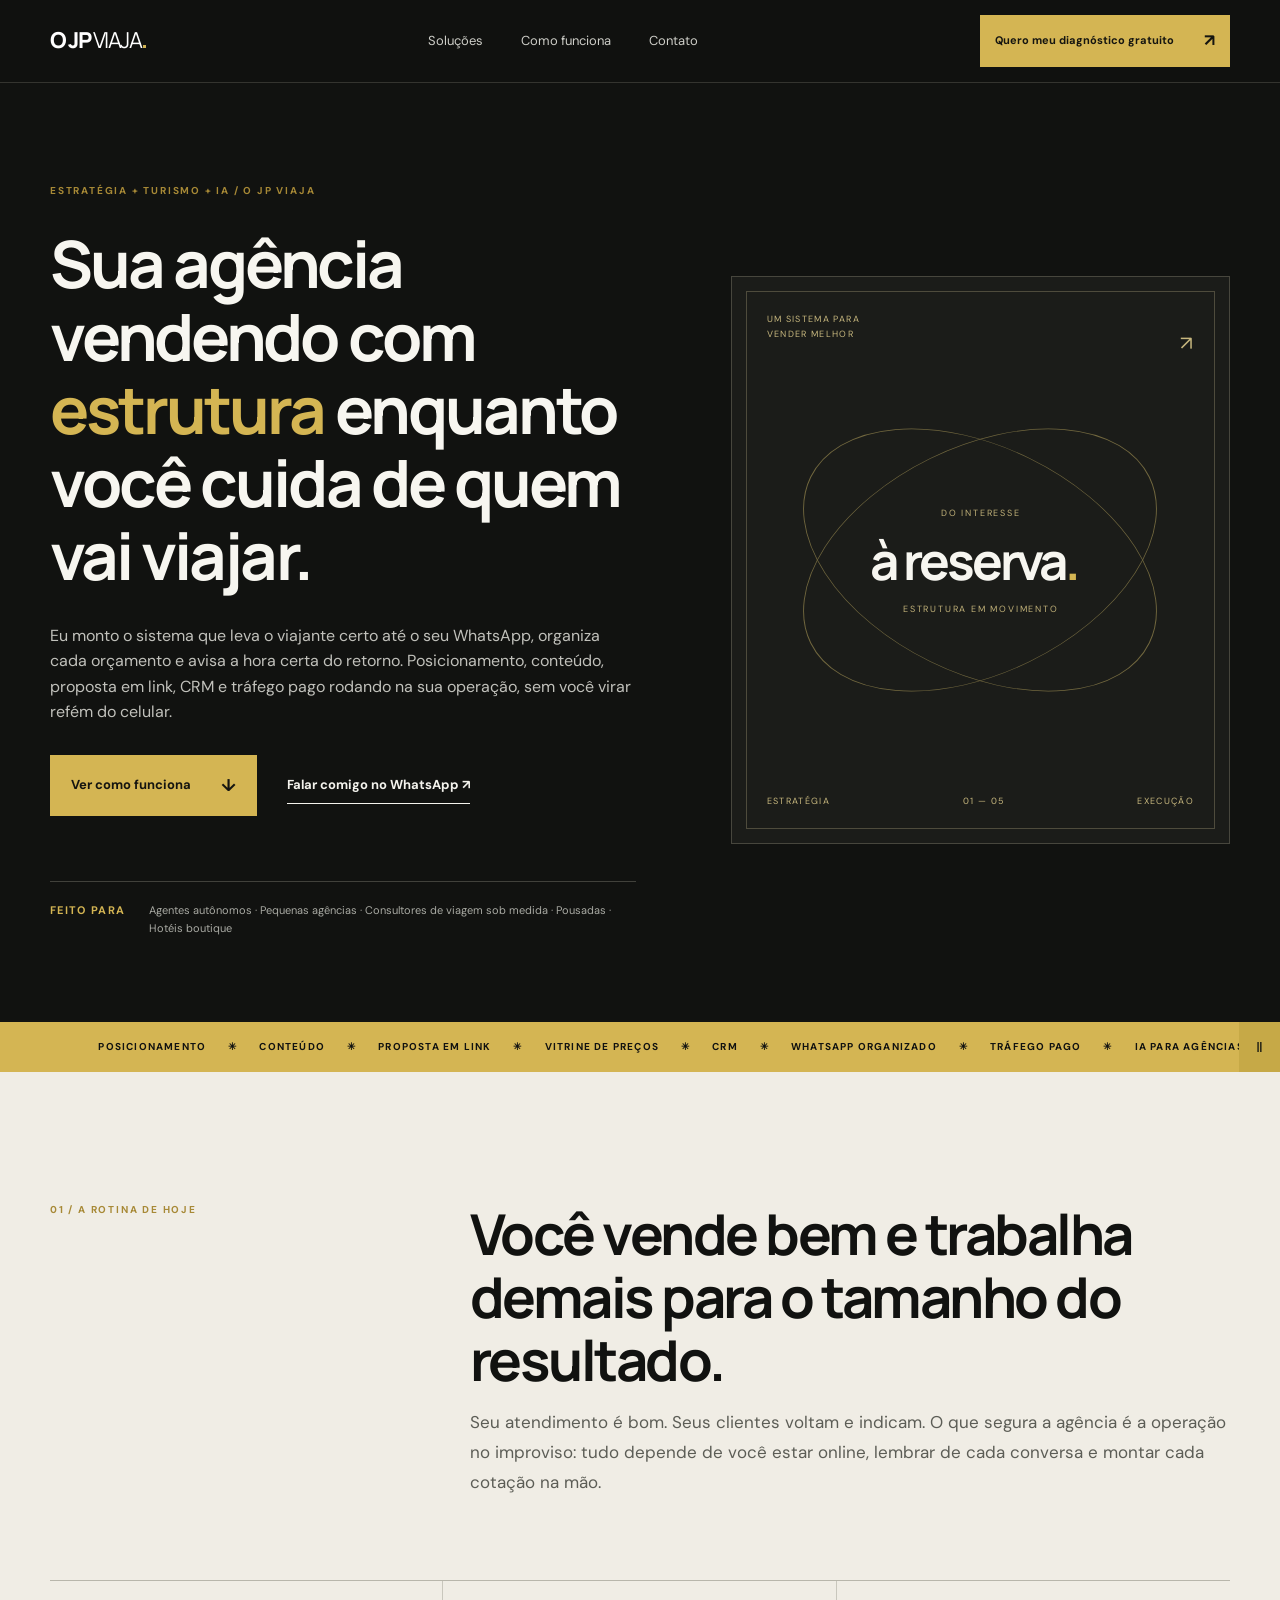
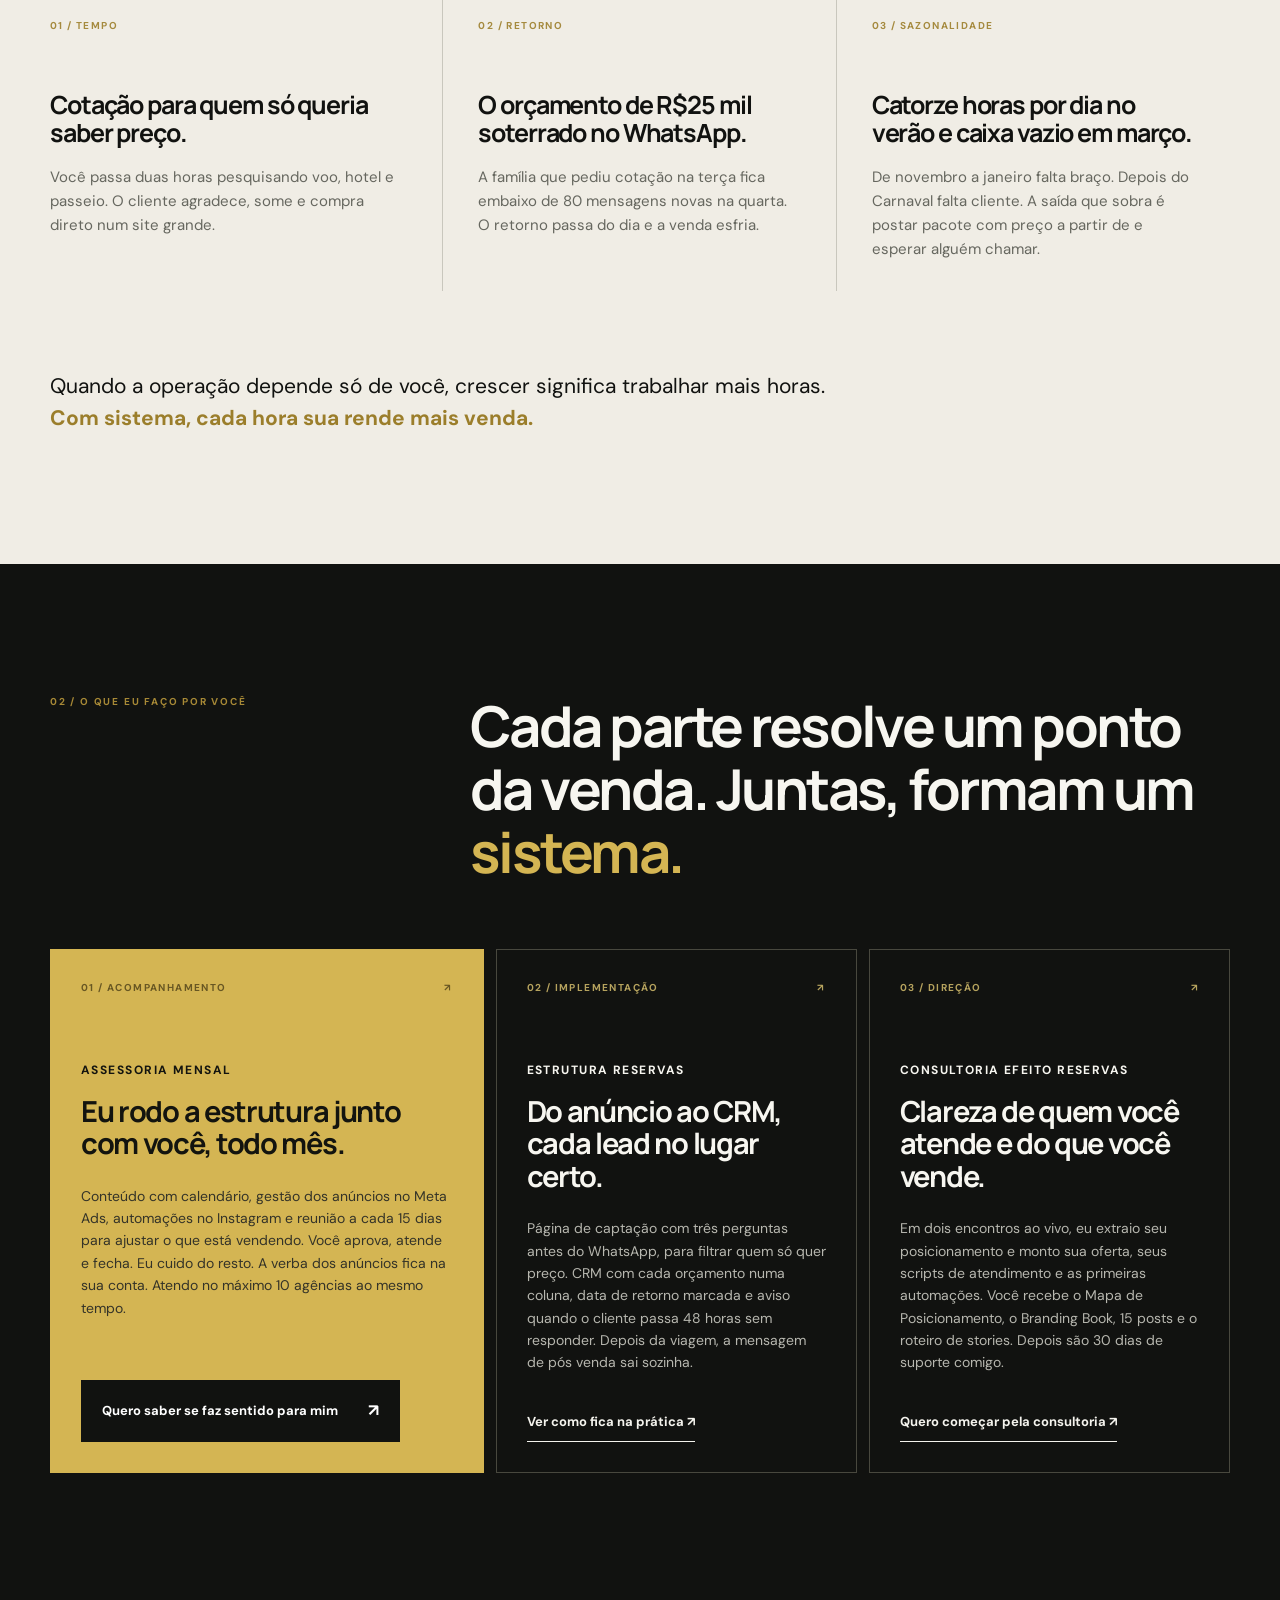
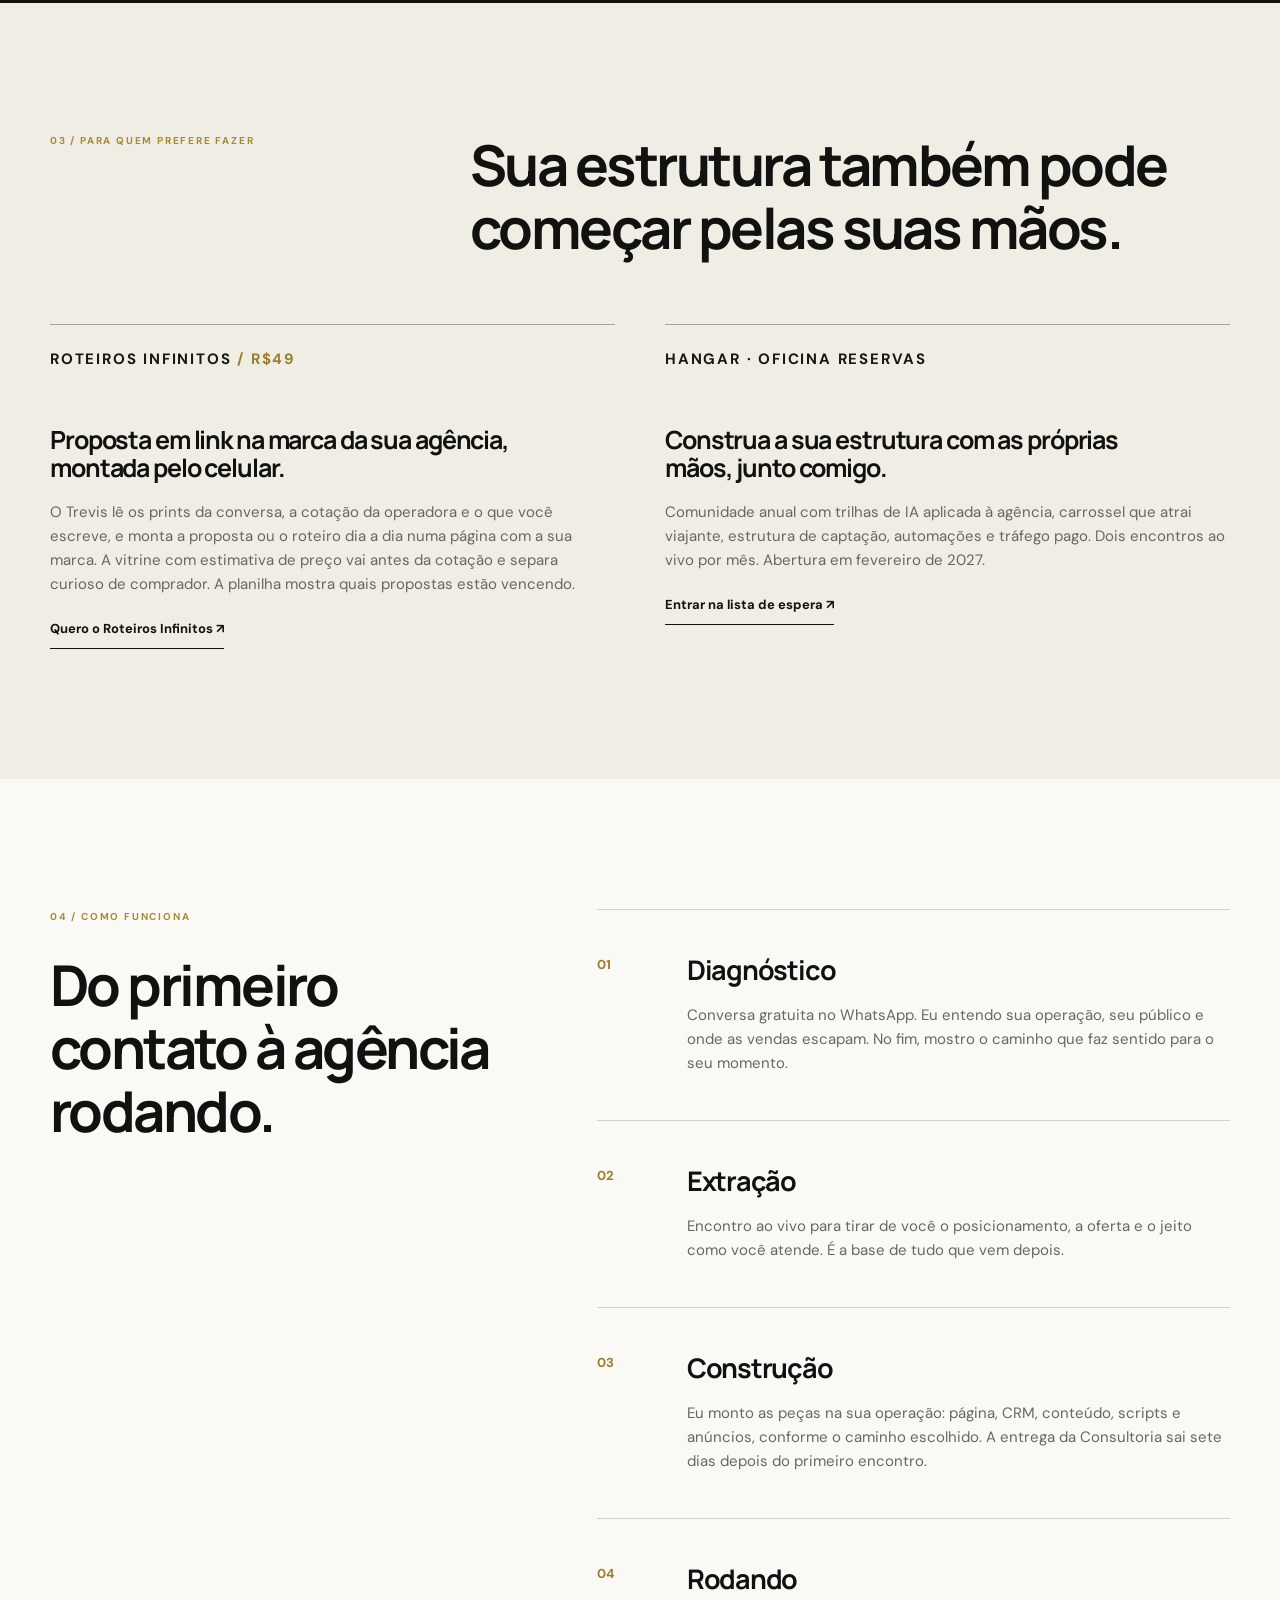
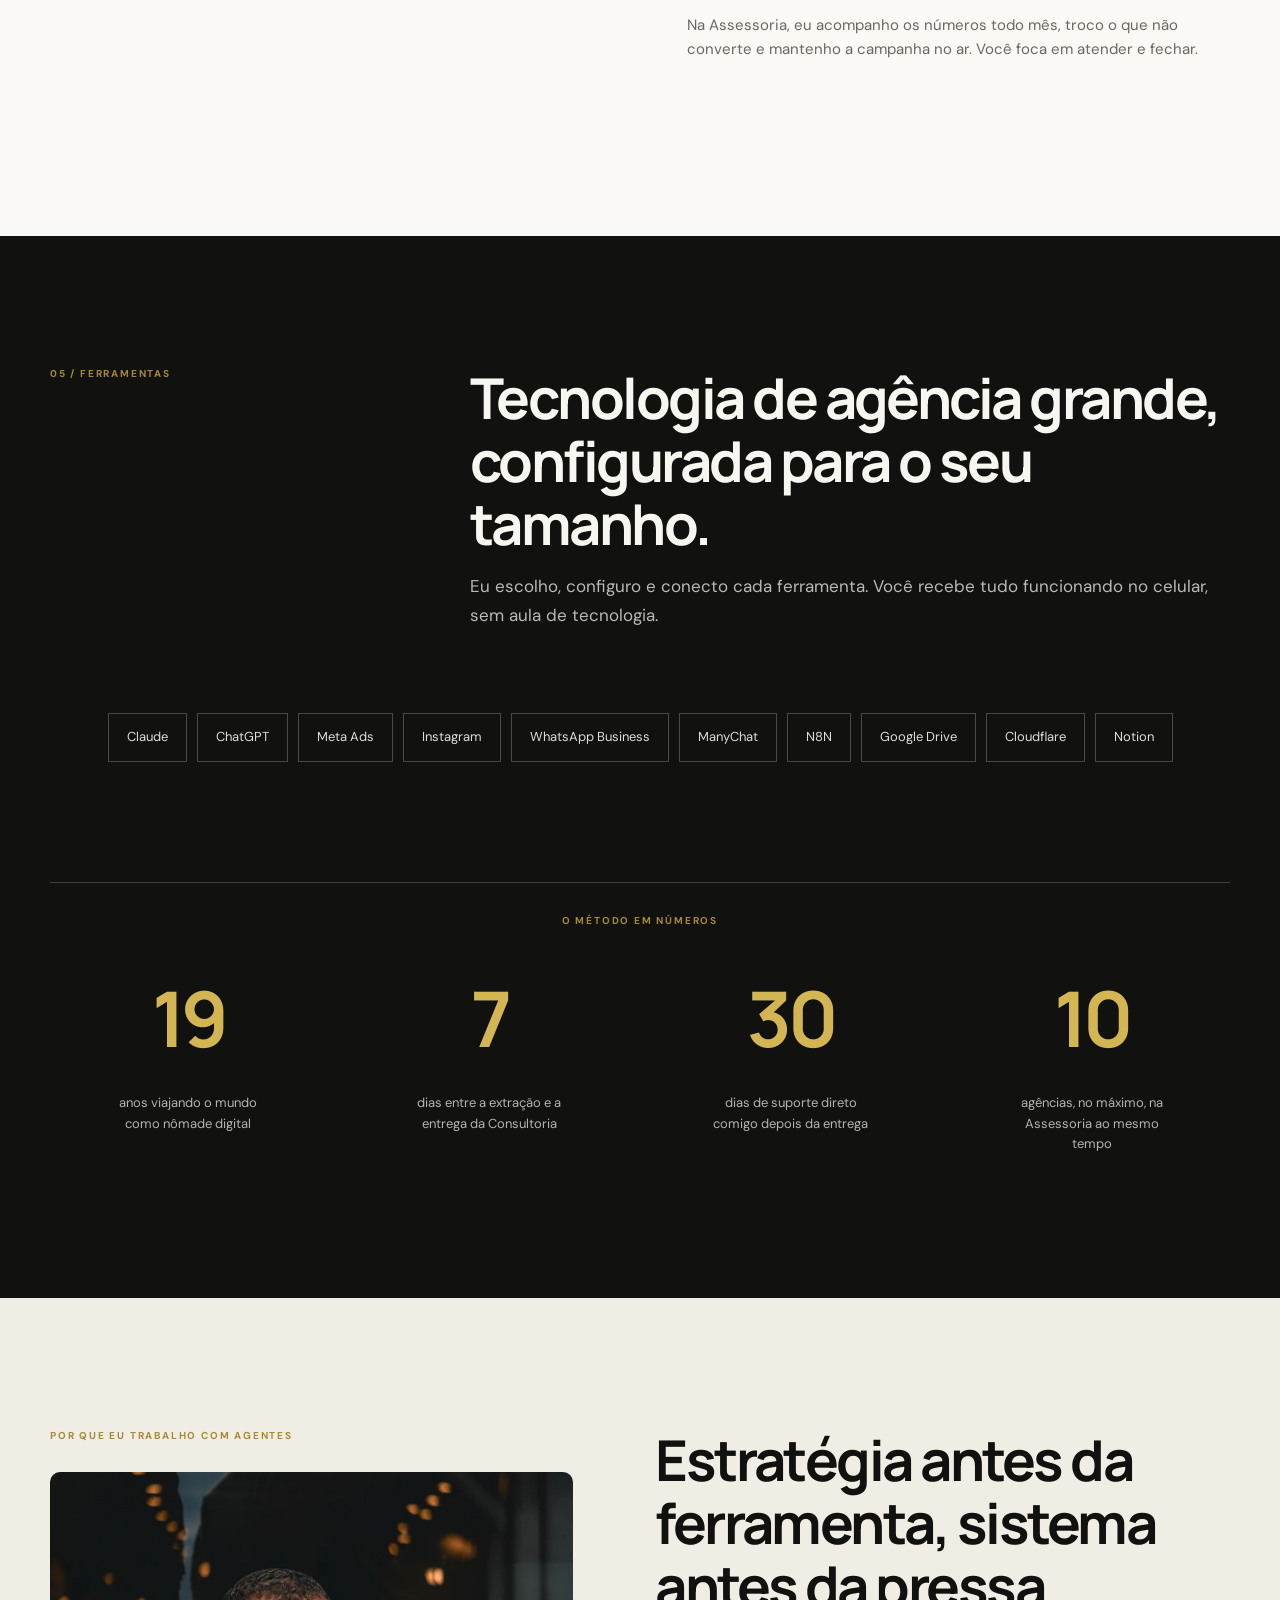
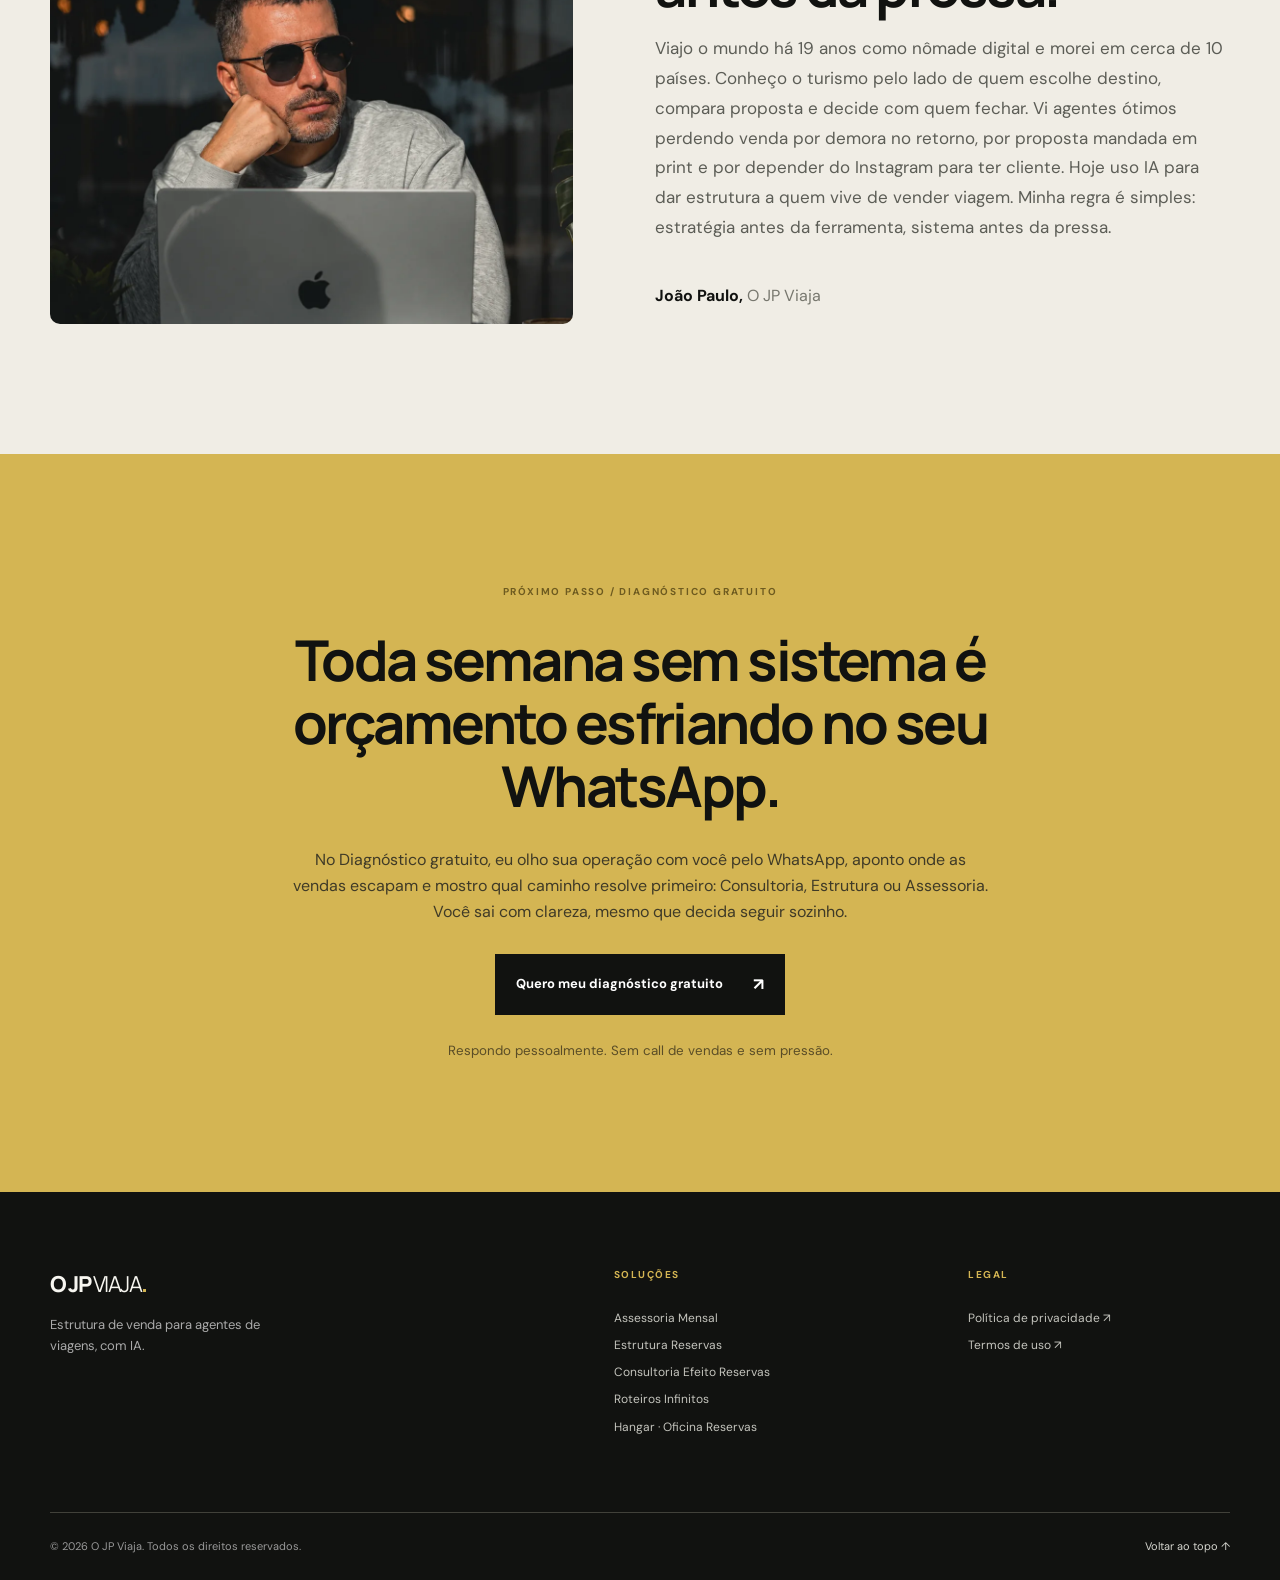
<file: diagnostico/versao2/index.html>
<!doctype html><html lang="pt-BR"><head><meta charset="utf-8"><meta name="viewport" content="width=device-width,initial-scale=1"><meta name="description" content="Estrutura de venda para agentes de viagens, com IA. Conheça as soluções de O JP Viaja."><meta name="theme-color" content="#111110"><title>O JP Viaja | Estrutura para vender viagens</title><link rel="stylesheet" href="style.css"></head><body><a class="skip" href="#conteudo">Pular para o conteúdo</a><div class="reading-progress" aria-hidden="true"><span></span></div><header class="header"><div class="wrap nav"><a class="logo" href="#inicio" aria-label="O JP Viaja, início">O JP <span>VIAJA</span><i>.</i></a><nav aria-label="Navegação principal"><a href="#solucoes">Soluções</a><a href="#como-funciona">Como funciona</a><a href="#contato">Contato</a></nav><a class="button small" data-wa="diagnostico" href="https://wa.me/5561981784728?text=%23diagn%C3%B3stico%20de%20vendas%0AOl%C3%A1%2C%20vi%20o%20site%20O%20JP%20Viaja%20e%20quero%20meu%20diagn%C3%B3stico%20gratuito." target="_blank" rel="noopener noreferrer">Quero meu diagnóstico gratuito <span>↗</span></a></div></header><main id="conteudo"><section class="hero dark" id="inicio"><div class="wrap hero-grid"><div><p class="eyebrow"><span>ESTRATÉGIA + TURISMO + IA</span> / O JP VIAJA</p><h1>Sua agência vendendo com <em>estrutura</em> enquanto você cuida de quem vai viajar.</h1><p class="hero-copy">Eu monto o sistema que leva o viajante certo até o seu WhatsApp, organiza cada orçamento e avisa a hora certa do retorno. Posicionamento, conteúdo, proposta em link, CRM e tráfego pago rodando na sua operação, sem você virar refém do celular.</p><div class="actions"><a class="button" href="#como-funciona">Ver como funciona <span>↓</span></a><a class="text-link light" data-wa="geral" href="https://wa.me/5561981784728?text=%23diagn%C3%B3stico%20de%20vendas%0AOl%C3%A1%2C%20conheci%20O%20JP%20Viaja%20pelo%20site%20e%20gostaria%20de%20conversar." target="_blank" rel="noopener noreferrer">Falar comigo no WhatsApp ↗</a></div><div class="audience"><b>FEITO PARA</b><p>Agentes autônomos · Pequenas agências · Consultores de viagem sob medida · Pousadas · Hotéis boutique</p></div></div><div class="hero-art" aria-hidden="true"><div class="art-label">UM SISTEMA PARA<br>VENDER MELHOR <span>↗</span></div><div class="orbit orbit-one"></div><div class="orbit orbit-two"></div><div class="art-center"><span>DO INTERESSE</span><strong>à reserva<span>.</span></strong><small>ESTRUTURA EM MOVIMENTO</small></div><div class="art-foot"><span>ESTRATÉGIA</span><span>01 — 05</span><span>EXECUÇÃO</span></div></div></div></section><div class="ticker"><div class="ticker-viewport"><div class="ticker-track"><div class="ticker-group">POSICIONAMENTO <b>✳</b> CONTEÚDO <b>✳</b> PROPOSTA EM LINK <b>✳</b> VITRINE DE PREÇOS <b>✳</b> CRM <b>✳</b> WHATSAPP ORGANIZADO <b>✳</b> TRÁFEGO PAGO <b>✳</b> IA PARA AGÊNCIAS <b>✳</b></div><div class="ticker-group" aria-hidden="true">POSICIONAMENTO <b>✳</b> CONTEÚDO <b>✳</b> PROPOSTA EM LINK <b>✳</b> VITRINE DE PREÇOS <b>✳</b> CRM <b>✳</b> WHATSAPP ORGANIZADO <b>✳</b> TRÁFEGO PAGO <b>✳</b> IA PARA AGÊNCIAS <b>✳</b></div></div></div><button class="ticker-toggle" type="button" aria-label="Pausar movimento da faixa" aria-pressed="false">Ⅱ</button></div><section class="section cream" id="rotina"><div class="wrap"><div class="section-head"><p class="eyebrow">01 / A ROTINA DE HOJE</p><div><h2>Você vende bem e trabalha demais para o tamanho do resultado.</h2><p class="lead">Seu atendimento é bom. Seus clientes voltam e indicam. O que segura a agência é a operação no improviso: tudo depende de você estar online, lembrar de cada conversa e montar cada cotação na mão.</p></div></div><div class="pain-grid"><article><span>01 / TEMPO</span><h3>Cotação para quem só queria saber preço.</h3><p>Você passa duas horas pesquisando voo, hotel e passeio. O cliente agradece, some e compra direto num site grande.</p></article><article><span>02 / RETORNO</span><h3>O orçamento de R$25 mil soterrado no WhatsApp.</h3><p>A família que pediu cotação na terça fica embaixo de 80 mensagens novas na quarta. O retorno passa do dia e a venda esfria.</p></article><article><span>03 / SAZONALIDADE</span><h3>Catorze horas por dia no verão e caixa vazio em março.</h3><p>De novembro a janeiro falta braço. Depois do Carnaval falta cliente. A saída que sobra é postar pacote com preço a partir de e esperar alguém chamar.</p></article></div><p class="closing">Quando a operação depende só de você, crescer significa trabalhar mais horas. <strong>Com sistema, cada hora sua rende mais venda.</strong></p></div></section><section class="section dark" id="solucoes"><div class="wrap"><div class="section-head"><p class="eyebrow">02 / O QUE EU FAÇO POR VOCÊ</p><h2>Cada parte resolve um ponto da venda. Juntas, formam um <em>sistema.</em></h2></div><div class="solution-grid"><article class="solution featured" id="assessoria"><div class="solution-top"><span>01 / ACOMPANHAMENTO</span><span>↗</span></div><p class="product">Assessoria Mensal</p><h3>Eu rodo a estrutura junto com você, todo mês.</h3><p>Conteúdo com calendário, gestão dos anúncios no Meta Ads, automações no Instagram e reunião a cada 15 dias para ajustar o que está vendendo. Você aprova, atende e fecha. Eu cuido do resto. A verba dos anúncios fica na sua conta. Atendo no máximo 10 agências ao mesmo tempo.</p><a class="button dark-button" data-wa="assessoria" href="https://wa.me/5561981784728?text=%23diagn%C3%B3stico%20de%20vendas%0AOl%C3%A1%2C%20vi%20a%20Assessoria%20Mensal%20no%20site%20e%20quero%20saber%20se%20faz%20sentido%20para%20mim." target="_blank" rel="noopener noreferrer">Quero saber se faz sentido para mim <span>↗</span></a></article><article class="solution" id="estrutura"><div class="solution-top"><span>02 / IMPLEMENTAÇÃO</span><span>↗</span></div><p class="product">Estrutura Reservas</p><h3>Do anúncio ao CRM, cada lead no lugar certo.</h3><p>Página de captação com três perguntas antes do WhatsApp, para filtrar quem só quer preço. CRM com cada orçamento numa coluna, data de retorno marcada e aviso quando o cliente passa 48 horas sem responder. Depois da viagem, a mensagem de pós venda sai sozinha.</p><a class="text-link light" data-wa="estrutura" href="https://wa.me/5561981784728?text=%23diagn%C3%B3stico%20de%20vendas%0AOl%C3%A1%2C%20vi%20a%20Estrutura%20Reservas%20no%20site%20e%20quero%20entender%20como%20fica%20na%20pr%C3%A1tica." target="_blank" rel="noopener noreferrer">Ver como fica na prática ↗</a></article><article class="solution" id="consultoria"><div class="solution-top"><span>03 / DIREÇÃO</span><span>↗</span></div><p class="product">Consultoria Efeito Reservas</p><h3>Clareza de quem você atende e do que você vende.</h3><p>Em dois encontros ao vivo, eu extraio seu posicionamento e monto sua oferta, seus scripts de atendimento e as primeiras automações. Você recebe o Mapa de Posicionamento, o Branding Book, 15 posts e o roteiro de stories. Depois são 30 dias de suporte comigo.</p><a class="text-link light" data-wa="consultoria" href="https://wa.me/5561981784728?text=%23diagn%C3%B3stico%20de%20vendas%0AOl%C3%A1%2C%20vi%20a%20Consultoria%20Efeito%20Reservas%20no%20site%20e%20quero%20saber%20mais." target="_blank" rel="noopener noreferrer">Quero começar pela consultoria ↗</a></article></div></div></section><section class="section cream" id="fazer"><div class="wrap"><div class="section-head"><p class="eyebrow">03 / PARA QUEM PREFERE FAZER</p><h2>Sua estrutura também pode começar pelas suas mãos.</h2></div><div class="self-grid"><article id="roteiros"><p class="product">Roteiros Infinitos <span> / R$49</span></p><h3>Proposta em link na marca da sua agência, montada pelo celular.</h3><p>O Trevis lê os prints da conversa, a cotação da operadora e o que você escreve, e monta a proposta ou o roteiro dia a dia numa página com a sua marca. A vitrine com estimativa de preço vai antes da cotação e separa curioso de comprador. A planilha mostra quais propostas estão vencendo.</p><a class="text-link" data-wa="roteiros" href="https://wa.me/5561981784728?text=Ol%C3%A1%2C%20vi%20o%20Roteiros%20Infinitos%20no%20site%20e%20quero%20saber%20mais." target="_blank" rel="noopener noreferrer">Quero o Roteiros Infinitos ↗</a></article><article id="hangar"><p class="product">Hangar · Oficina Reservas</p><h3>Construa a sua estrutura com as próprias mãos, junto comigo.</h3><p>Comunidade anual com trilhas de IA aplicada à agência, carrossel que atrai viajante, estrutura de captação, automações e tráfego pago. Dois encontros ao vivo por mês. Abertura em fevereiro de 2027.</p><a class="text-link" data-wa="hangar" href="https://wa.me/5561981784728?text=Ol%C3%A1%2C%20vi%20o%20Hangar%20no%20site%20e%20gostaria%20de%20entrar%20na%20lista%20de%20espera." target="_blank" rel="noopener noreferrer">Entrar na lista de espera ↗</a></article></div></div></section><section class="section light-bg" id="como-funciona"><div class="wrap process-layout"><div class="section-head"><p class="eyebrow">04 / COMO FUNCIONA</p><h2>Do primeiro contato à agência rodando.</h2></div><ol class="steps"><li><span>01</span><div><h3>Diagnóstico</h3><p>Conversa gratuita no WhatsApp. Eu entendo sua operação, seu público e onde as vendas escapam. No fim, mostro o caminho que faz sentido para o seu momento.</p></div></li><li><span>02</span><div><h3>Extração</h3><p>Encontro ao vivo para tirar de você o posicionamento, a oferta e o jeito como você atende. É a base de tudo que vem depois.</p></div></li><li><span>03</span><div><h3>Construção</h3><p>Eu monto as peças na sua operação: página, CRM, conteúdo, scripts e anúncios, conforme o caminho escolhido. A entrega da Consultoria sai sete dias depois do primeiro encontro.</p></div></li><li><span>04</span><div><h3>Rodando</h3><p>Na Assessoria, eu acompanho os números todo mês, troco o que não converte e mantenho a campanha no ar. Você foca em atender e fechar.</p></div></li></ol></div></section><section class="section dark tools"><div class="wrap"><div class="section-head"><p class="eyebrow">05 / FERRAMENTAS</p><div><h2>Tecnologia de agência grande, configurada para o seu tamanho.</h2><p class="lead">Eu escolho, configuro e conecto cada ferramenta. Você recebe tudo funcionando no celular, sem aula de tecnologia.</p></div></div><div class="tags"><span>Claude</span><span>ChatGPT</span><span>Meta Ads</span><span>Instagram</span><span>WhatsApp Business</span><span>ManyChat</span><span>N8N</span><span>Google Drive</span><span>Cloudflare</span><span>Notion</span></div><div class="numbers"><p class="eyebrow">O MÉTODO EM NÚMEROS</p><div class="number-grid"><div><strong>19</strong><p>anos viajando o mundo como nômade digital</p></div><div><strong>7</strong><p>dias entre a extração e a entrega da Consultoria</p></div><div><strong>30</strong><p>dias de suporte direto comigo depois da entrega</p></div><div><strong>10</strong><p>agências, no máximo, na Assessoria ao mesmo tempo</p></div></div></div></div></section><section class="section cream about"><div class="wrap about-grid"><div><p class="eyebrow">POR QUE EU TRABALHO COM AGENTES</p><div class="portrait"><img src="joao-paulo.webp" alt="João Paulo sentado diante do notebook" width="1086" height="1448" loading="lazy"></div></div><div><h2>Estratégia antes da ferramenta, sistema antes da pressa.</h2><p class="lead">Viajo o mundo há 19 anos como nômade digital e morei em cerca de 10 países. Conheço o turismo pelo lado de quem escolhe destino, compara proposta e decide com quem fechar. Vi agentes ótimos perdendo venda por demora no retorno, por proposta mandada em print e por depender do Instagram para ter cliente. Hoje uso IA para dar estrutura a quem vive de vender viagem. Minha regra é simples: estratégia antes da ferramenta, sistema antes da pressa.</p><p class="signature">João Paulo, <span>O JP Viaja</span></p></div></div></section><section class="section cta" id="contato"><div class="wrap cta-inner"><p class="eyebrow">PRÓXIMO PASSO / DIAGNÓSTICO GRATUITO</p><h2>Toda semana sem sistema é orçamento esfriando no seu WhatsApp.</h2><p>No Diagnóstico gratuito, eu olho sua operação com você pelo WhatsApp, aponto onde as vendas escapam e mostro qual caminho resolve primeiro: Consultoria, Estrutura ou Assessoria. Você sai com clareza, mesmo que decida seguir sozinho.</p><div class="actions"><a class="button dark-button" data-wa="diagnostico" href="https://wa.me/5561981784728?text=%23diagn%C3%B3stico%20de%20vendas%0AOl%C3%A1%2C%20vi%20o%20site%20O%20JP%20Viaja%20e%20quero%20meu%20diagn%C3%B3stico%20gratuito." target="_blank" rel="noopener noreferrer">Quero meu diagnóstico gratuito <span>↗</span></a></div><small>Respondo pessoalmente. Sem call de vendas e sem pressão.</small></div></section></main><footer class="dark"><div class="wrap footer-grid"><div><a class="logo" href="#inicio">O JP <span>VIAJA</span><i>.</i></a><p>Estrutura de venda para agentes de viagens, com IA.</p></div><div><b>SOLUÇÕES</b><a href="#assessoria">Assessoria Mensal</a><a href="#estrutura">Estrutura Reservas</a><a href="#consultoria">Consultoria Efeito Reservas</a><a href="#roteiros">Roteiros Infinitos</a><a href="#hangar">Hangar · Oficina Reservas</a></div><div><b>LEGAL</b><a href="privacidade.html">Política de privacidade ↗</a><a href="termos.html">Termos de uso ↗</a></div></div><div class="wrap footer-bottom"><span>© 2026 O JP Viaja. Todos os direitos reservados.</span><a href="#inicio">Voltar ao topo ↑</a></div></footer><script src="script.js"></script></body></html>
</file>
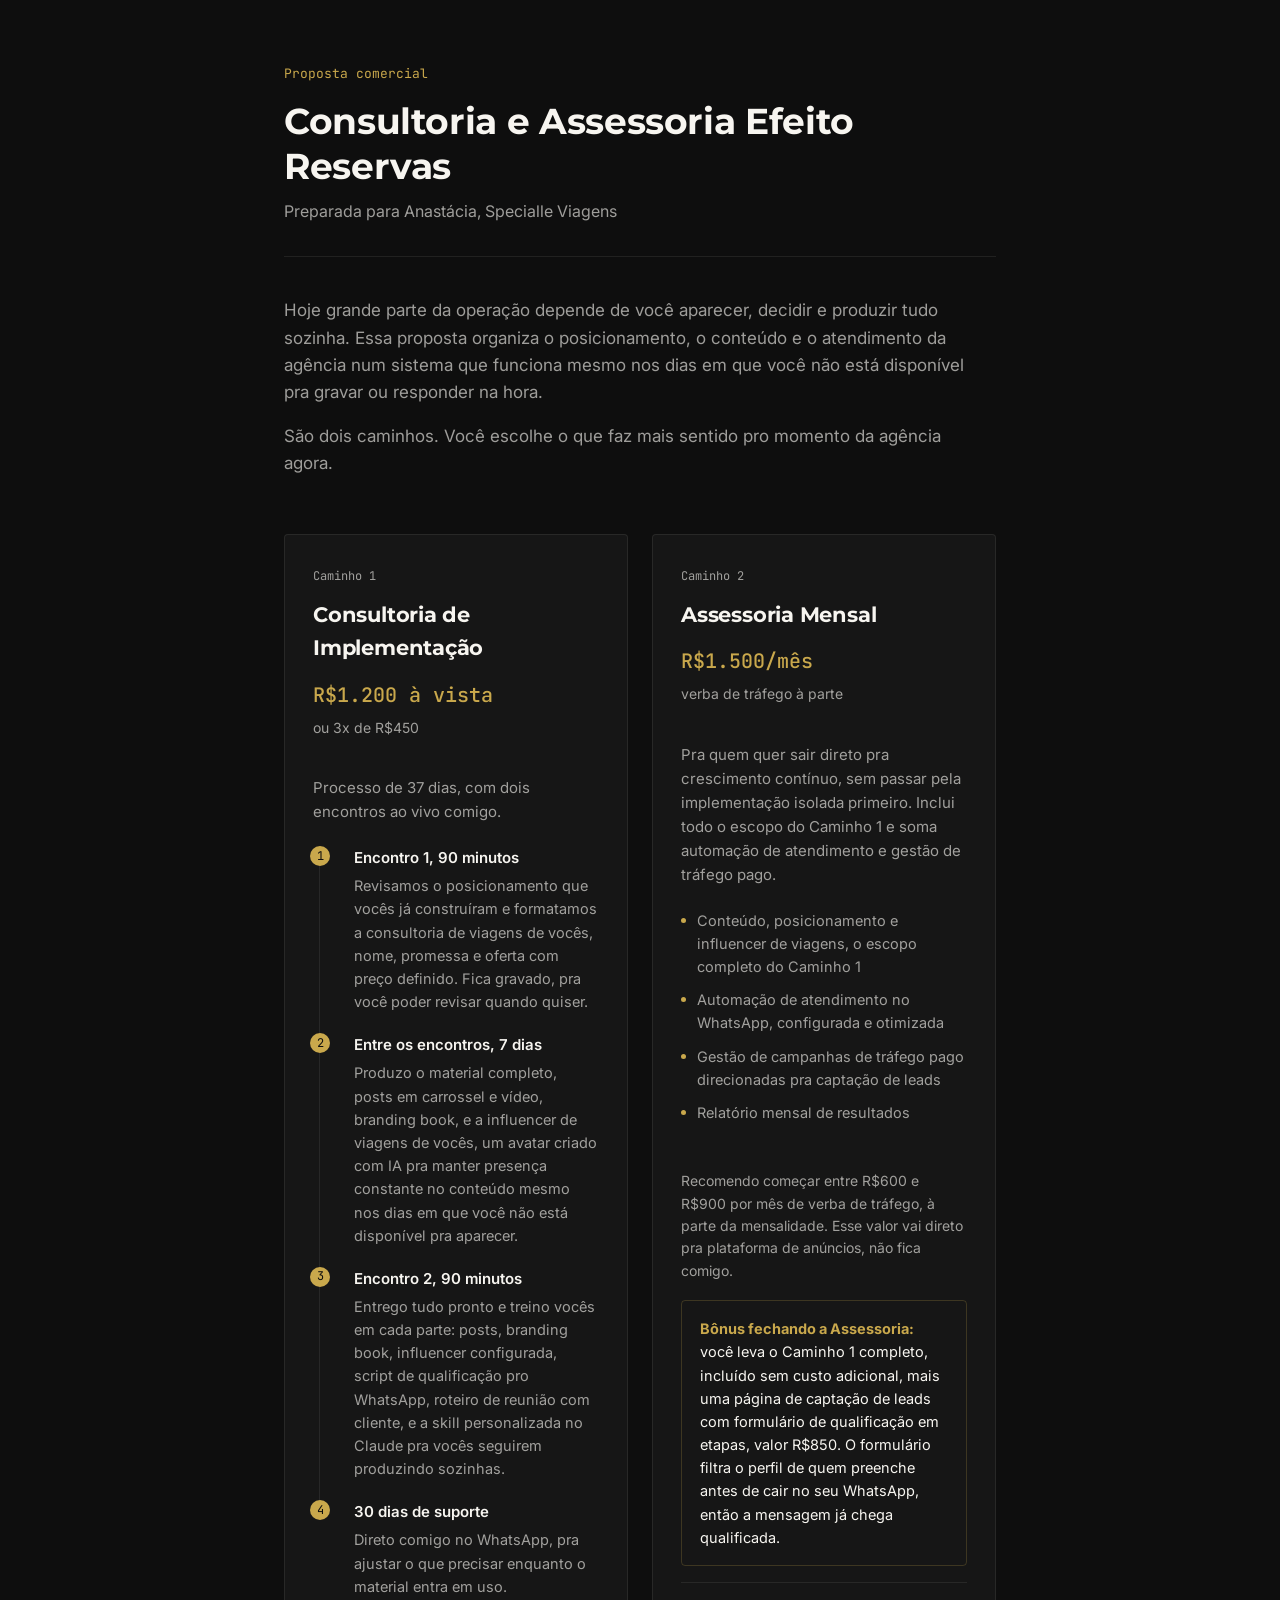
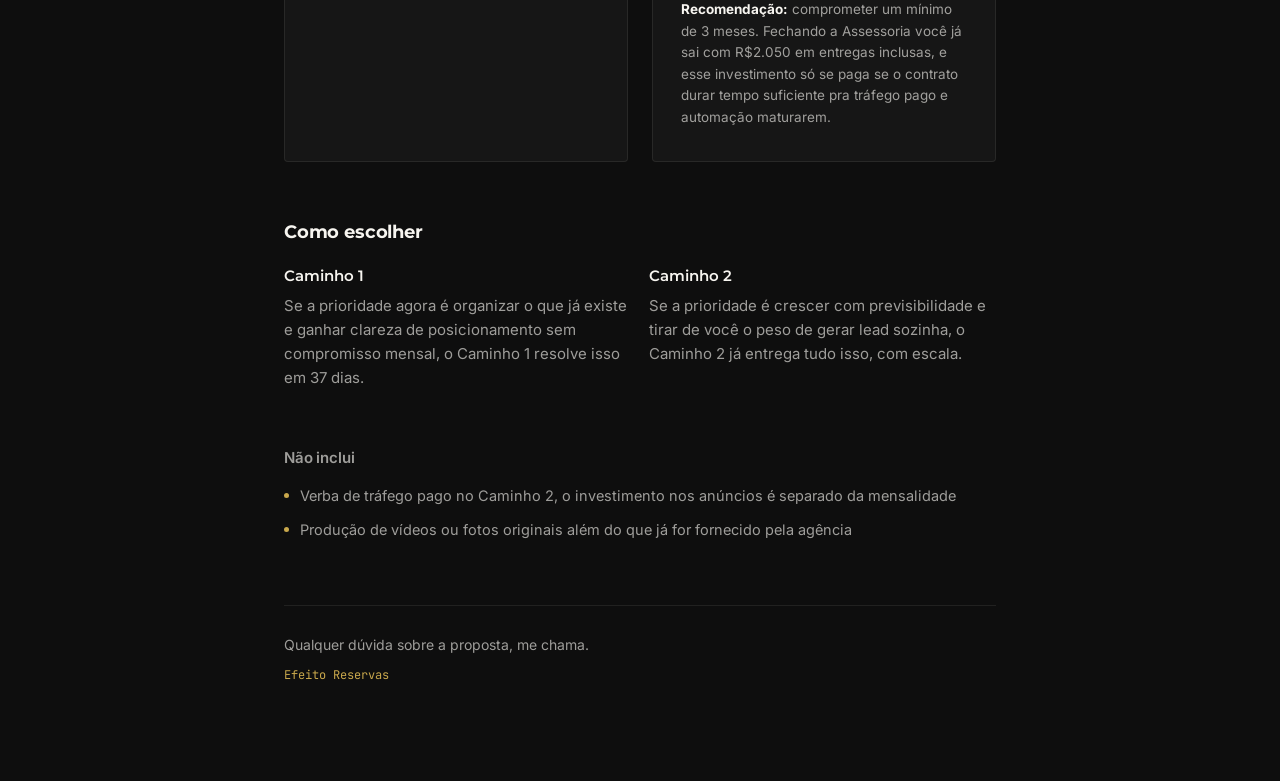
<file: propostas/anastacia-specialle/index.html>
<!DOCTYPE html>
<html lang="pt-BR">
<head>
<meta charset="UTF-8">
<meta name="viewport" content="width=device-width, initial-scale=1.0">
<title>Proposta — Specialle Viagens</title>
<link rel="preconnect" href="https://fonts.googleapis.com">
<link rel="preconnect" href="https://fonts.gstatic.com" crossorigin>
<link href="https://fonts.googleapis.com/css2?family=Montserrat:wght@600;700&family=Inter:wght@400;500;600&family=JetBrains+Mono:wght@500&display=swap" rel="stylesheet">
<style>
  :root{
    --bg:#0E0E0E;
    --card:#161616;
    --line: rgba(201,168,76,0.22);
    --line-soft: rgba(247,245,240,0.08);
    --gold:#C9A84C;
    --off:#F7F5F0;
    --off-dim: rgba(247,245,240,0.62);
  }
  *{box-sizing:border-box;}
  html{-webkit-font-smoothing:antialiased;}
  body{
    margin:0;
    background:var(--bg);
    color:var(--off);
    font-family:'Inter', sans-serif;
    line-height:1.6;
    font-size:16px;
  }
  @media (prefers-reduced-motion: no-preference){
    body{ animation: fadein 0.6s ease-out; }
  }
  @keyframes fadein{ from{opacity:0;} to{opacity:1;} }

  .wrap{
    max-width:760px;
    margin:0 auto;
    padding:64px 24px 96px;
  }

  h1,h2,h3{
    font-family:'Montserrat', sans-serif;
    font-weight:700;
    letter-spacing:-0.01em;
    margin:0;
  }

  header.top{
    border-bottom:1px solid var(--line-soft);
    padding-bottom:32px;
    margin-bottom:40px;
  }
  header.top .tag{
    font-family:'JetBrains Mono', monospace;
    font-size:13px;
    color:var(--gold);
    margin-bottom:14px;
  }
  header.top h1{
    font-size:clamp(28px, 4vw, 36px);
    line-height:1.25;
    margin-bottom:10px;
  }
  header.top .for{
    color:var(--off-dim);
    font-size:16px;
  }

  .intro{
    margin-bottom:56px;
  }
  .intro p{
    font-size:17px;
    color:var(--off-dim);
    max-width:62ch;
  }
  .intro p + p{ margin-top:14px; }

  .paths{
    display:flex;
    flex-direction:column;
    gap:24px;
    margin-bottom:56px;
  }
  @media (min-width: 720px){
    .paths{ flex-direction:row; align-items:stretch; }
    .path{ flex:1; }
  }

  .path{
    background:var(--card);
    border:1px solid var(--line-soft);
    border-radius:4px;
    padding:32px 28px;
    display:flex;
    flex-direction:column;
  }
  .path .caminho{
    font-family:'JetBrains Mono', monospace;
    font-size:12px;
    color:var(--off-dim);
    margin-bottom:12px;
  }
  .path h2{
    font-size:21px;
    margin-bottom:14px;
  }
  .path .price{
    font-family:'JetBrains Mono', monospace;
    color:var(--gold);
    font-size:20px;
    font-weight:500;
    margin-bottom:6px;
  }
  .path .price-note{
    color:var(--off-dim);
    font-size:14px;
    margin-bottom:22px;
  }
  .path p.desc{
    color:var(--off-dim);
    font-size:15px;
    margin-bottom:22px;
  }

  .steps{
    list-style:none;
    margin:0 0 8px 0;
    padding:0;
    counter-reset:step;
  }
  .steps li{
    counter-increment:step;
    position:relative;
    padding-left:34px;
    padding-bottom:20px;
    border-left:1px solid var(--line-soft);
    margin-left:6px;
  }
  .steps li:last-child{
    border-left:1px solid transparent;
    padding-bottom:0;
  }
  .steps li::before{
    content:counter(step);
    font-family:'JetBrains Mono', monospace;
    font-size:12px;
    color:var(--bg);
    background:var(--gold);
    width:20px;
    height:20px;
    border-radius:50%;
    display:flex;
    align-items:center;
    justify-content:center;
    position:absolute;
    left:-10px;
    top:0;
  }
  .steps li .step-title{
    font-weight:600;
    font-size:15px;
    margin-bottom:4px;
  }
  .steps li .step-body{
    color:var(--off-dim);
    font-size:14.5px;
  }

  .simple-list{
    list-style:none;
    margin:0 0 22px 0;
    padding:0;
  }
  .simple-list li{
    font-size:14.5px;
    color:var(--off-dim);
    padding-left:16px;
    position:relative;
    margin-bottom:10px;
  }
  .simple-list li::before{
    content:"";
    position:absolute;
    left:0;
    top:9px;
    width:5px;
    height:5px;
    background:var(--gold);
    border-radius:50%;
  }

  .note{
    font-size:14px;
    color:var(--off-dim);
    margin-bottom:18px;
  }

  .bonus{
    border:1px solid var(--line);
    border-radius:4px;
    padding:16px 18px;
    margin-bottom:16px;
    font-size:14.5px;
    color:var(--off);
  }
  .bonus strong{ color:var(--gold); }

  .rec{
    font-size:13.5px;
    color:var(--off-dim);
    border-top:1px solid var(--line-soft);
    padding-top:16px;
    margin-top:auto;
  }
  .rec strong{ color:var(--off); }

  .choose{
    margin-bottom:56px;
  }
  .choose h3{
    font-size:18px;
    margin-bottom:18px;
  }
  .choose-row{
    display:grid;
    gap:18px;
  }
  @media (min-width: 640px){
    .choose-row{ grid-template-columns:1fr 1fr; }
  }
  .choose-row div{
    font-size:15px;
    color:var(--off-dim);
  }
  .choose-row strong{
    color:var(--off);
    display:block;
    margin-bottom:6px;
    font-family:'Montserrat', sans-serif;
    font-weight:600;
    font-size:15px;
  }

  .not-included h3{
    font-size:15px;
    color:var(--off-dim);
    font-family:'Inter', sans-serif;
    font-weight:600;
    margin-bottom:14px;
  }

  footer{
    margin-top:64px;
    padding-top:28px;
    border-top:1px solid var(--line-soft);
    color:var(--off-dim);
    font-size:14px;
  }
  footer .brand{
    font-family:'JetBrains Mono', monospace;
    color:var(--gold);
    font-size:12px;
    margin-top:10px;
  }
</style>
</head>
<body>
  <div class="wrap">

    <header class="top">
      <div class="tag">Proposta comercial</div>
      <h1>Consultoria e Assessoria Efeito Reservas</h1>
      <div class="for">Preparada para Anastácia, Specialle Viagens</div>
    </header>

    <section class="intro">
      <p>Hoje grande parte da operação depende de você aparecer, decidir e produzir tudo sozinha. Essa proposta organiza o posicionamento, o conteúdo e o atendimento da agência num sistema que funciona mesmo nos dias em que você não está disponível pra gravar ou responder na hora.</p>
      <p>São dois caminhos. Você escolhe o que faz mais sentido pro momento da agência agora.</p>
    </section>

    <section class="paths">

      <div class="path">
        <div class="caminho">Caminho 1</div>
        <h2>Consultoria de Implementação</h2>
        <div class="price">R$1.200 à vista</div>
        <div class="price-note">ou 3x de R$450</div>
        <p class="desc">Processo de 37 dias, com dois encontros ao vivo comigo.</p>

        <ol class="steps">
          <li>
            <div class="step-title">Encontro 1, 90 minutos</div>
            <div class="step-body">Revisamos o posicionamento que vocês já construíram e formatamos a consultoria de viagens de vocês, nome, promessa e oferta com preço definido. Fica gravado, pra você poder revisar quando quiser.</div>
          </li>
          <li>
            <div class="step-title">Entre os encontros, 7 dias</div>
            <div class="step-body">Produzo o material completo, posts em carrossel e vídeo, branding book, e a influencer de viagens de vocês, um avatar criado com IA pra manter presença constante no conteúdo mesmo nos dias em que você não está disponível pra aparecer.</div>
          </li>
          <li>
            <div class="step-title">Encontro 2, 90 minutos</div>
            <div class="step-body">Entrego tudo pronto e treino vocês em cada parte: posts, branding book, influencer configurada, script de qualificação pro WhatsApp, roteiro de reunião com cliente, e a skill personalizada no Claude pra vocês seguirem produzindo sozinhas.</div>
          </li>
          <li>
            <div class="step-title">30 dias de suporte</div>
            <div class="step-body">Direto comigo no WhatsApp, pra ajustar o que precisar enquanto o material entra em uso.</div>
          </li>
        </ol>
      </div>

      <div class="path">
        <div class="caminho">Caminho 2</div>
        <h2>Assessoria Mensal</h2>
        <div class="price">R$1.500/mês</div>
        <div class="price-note">verba de tráfego à parte</div>
        <p class="desc">Pra quem quer sair direto pra crescimento contínuo, sem passar pela implementação isolada primeiro. Inclui todo o escopo do Caminho 1 e soma automação de atendimento e gestão de tráfego pago.</p>

        <ul class="simple-list">
          <li>Conteúdo, posicionamento e influencer de viagens, o escopo completo do Caminho 1</li>
          <li>Automação de atendimento no WhatsApp, configurada e otimizada</li>
          <li>Gestão de campanhas de tráfego pago direcionadas pra captação de leads</li>
          <li>Relatório mensal de resultados</li>
        </ul>

        <p class="note">Recomendo começar entre R$600 e R$900 por mês de verba de tráfego, à parte da mensalidade. Esse valor vai direto pra plataforma de anúncios, não fica comigo.</p>

        <div class="bonus">
          <strong>Bônus fechando a Assessoria:</strong> você leva o Caminho 1 completo, incluído sem custo adicional, mais uma página de captação de leads com formulário de qualificação em etapas, valor R$850. O formulário filtra o perfil de quem preenche antes de cair no seu WhatsApp, então a mensagem já chega qualificada.
        </div>

        <div class="rec"><strong>Recomendação:</strong> comprometer um mínimo de 3 meses. Fechando a Assessoria você já sai com R$2.050 em entregas inclusas, e esse investimento só se paga se o contrato durar tempo suficiente pra tráfego pago e automação maturarem.</div>
      </div>

    </section>

    <section class="choose">
      <h3>Como escolher</h3>
      <div class="choose-row">
        <div>
          <strong>Caminho 1</strong>
          Se a prioridade agora é organizar o que já existe e ganhar clareza de posicionamento sem compromisso mensal, o Caminho 1 resolve isso em 37 dias.
        </div>
        <div>
          <strong>Caminho 2</strong>
          Se a prioridade é crescer com previsibilidade e tirar de você o peso de gerar lead sozinha, o Caminho 2 já entrega tudo isso, com escala.
        </div>
      </div>
    </section>

    <section class="not-included">
      <h3>Não inclui</h3>
      <ul class="simple-list">
        <li>Verba de tráfego pago no Caminho 2, o investimento nos anúncios é separado da mensalidade</li>
        <li>Produção de vídeos ou fotos originais além do que já for fornecido pela agência</li>
      </ul>
    </section>

    <footer>
      Qualquer dúvida sobre a proposta, me chama.
      <div class="brand">Efeito Reservas</div>
    </footer>

  </div>
</body>
</html>
</file>
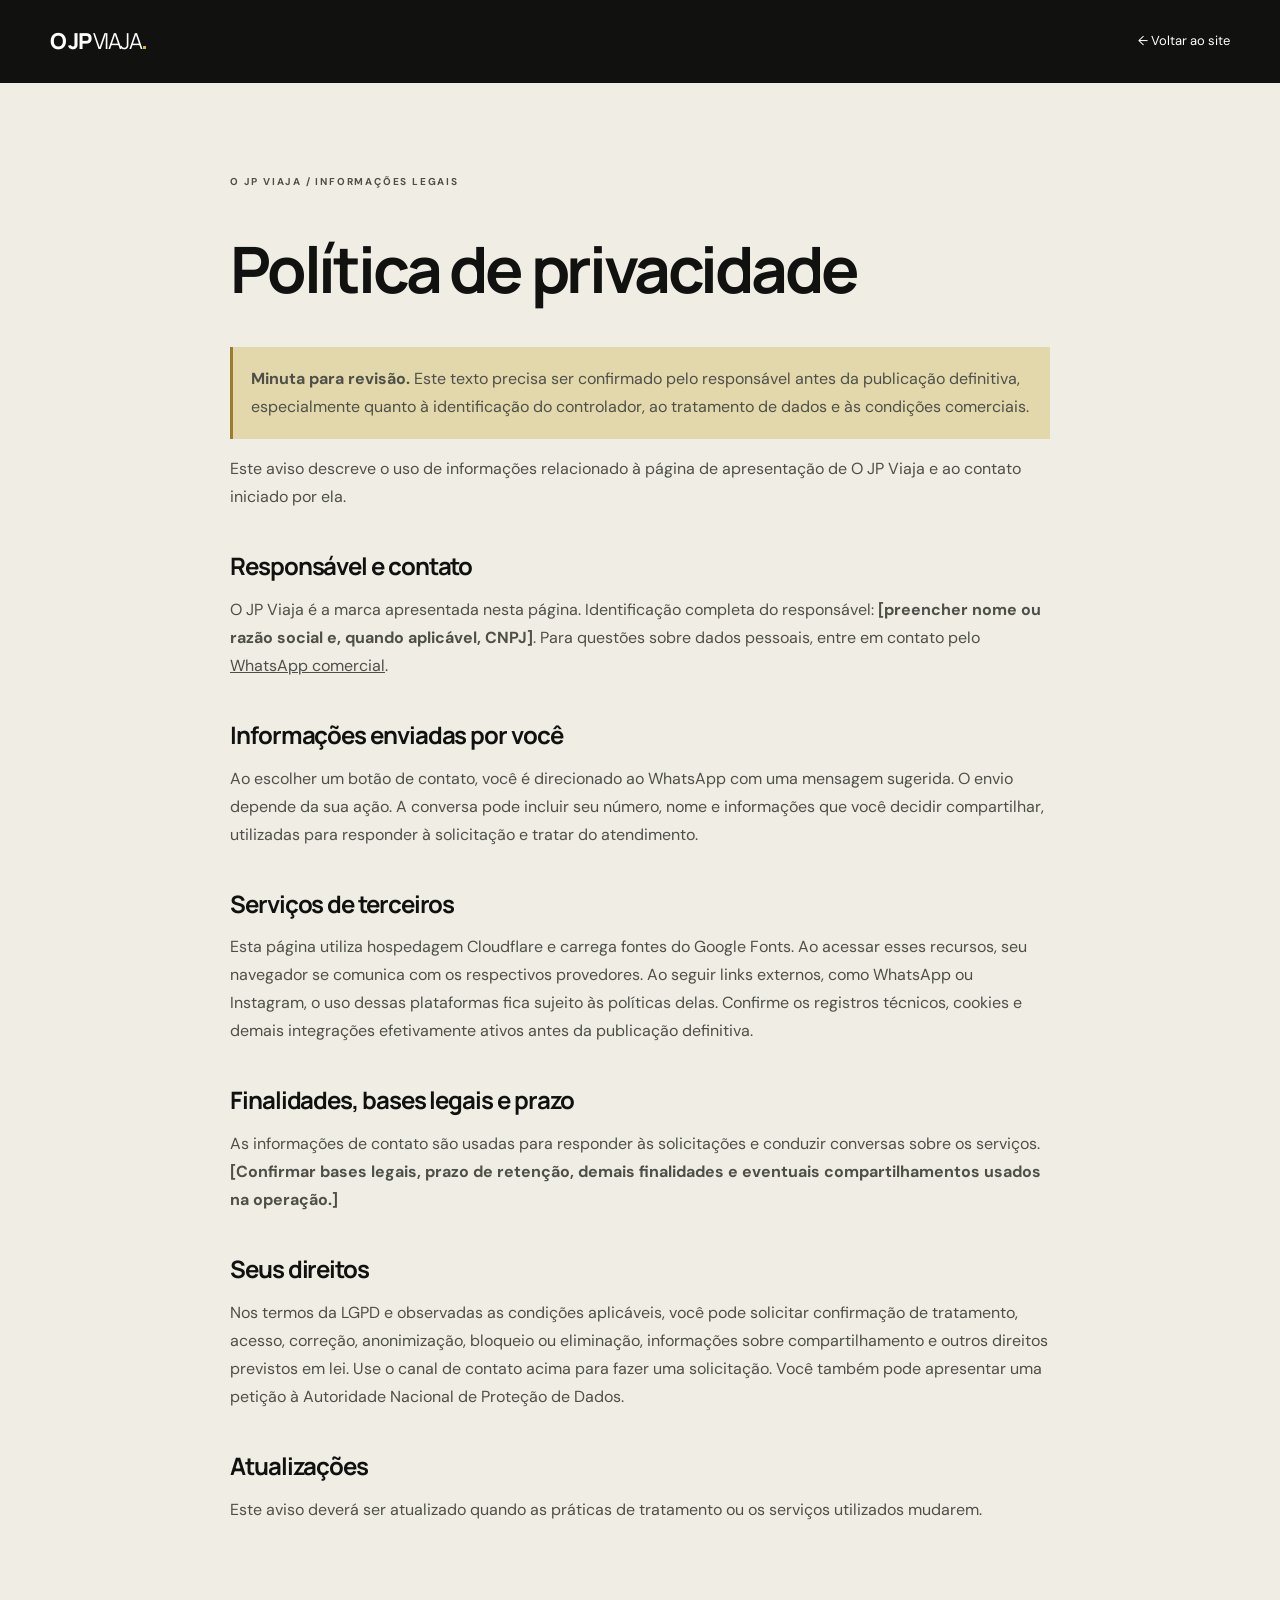
<file: diagnostico/versao2/privacidade.html>
<!doctype html><html lang="pt-BR"><head><meta charset="utf-8"><meta name="viewport" content="width=device-width,initial-scale=1"><meta name="robots" content="noindex"><link rel="stylesheet" href="style.css"><title>Política de privacidade | O JP Viaja</title></head><body class="legal-page"><header class="legal-header"><div class="wrap"><a class="logo" href="./">O JP <span>VIAJA</span><i>.</i></a><a class="back" href="./">← Voltar ao site</a></div></header><main class="wrap legal-content"><p class="eyebrow">O JP VIAJA / INFORMAÇÕES LEGAIS</p><h1>Política de privacidade</h1><p class="legal-note"><strong>Minuta para revisão.</strong> Este texto precisa ser confirmado pelo responsável antes da publicação definitiva, especialmente quanto à identificação do controlador, ao tratamento de dados e às condições comerciais.</p><p>Este aviso descreve o uso de informações relacionado à página de apresentação de O JP Viaja e ao contato iniciado por ela.</p><h2>Responsável e contato</h2><p>O JP Viaja é a marca apresentada nesta página. Identificação completa do responsável: <strong>[preencher nome ou razão social e, quando aplicável, CNPJ]</strong>. Para questões sobre dados pessoais, entre em contato pelo <a href="https://wa.me/5561981784728">WhatsApp comercial</a>.</p><h2>Informações enviadas por você</h2><p>Ao escolher um botão de contato, você é direcionado ao WhatsApp com uma mensagem sugerida. O envio depende da sua ação. A conversa pode incluir seu número, nome e informações que você decidir compartilhar, utilizadas para responder à solicitação e tratar do atendimento.</p><h2>Serviços de terceiros</h2><p>Esta página utiliza hospedagem Cloudflare e carrega fontes do Google Fonts. Ao acessar esses recursos, seu navegador se comunica com os respectivos provedores. Ao seguir links externos, como WhatsApp ou Instagram, o uso dessas plataformas fica sujeito às políticas delas. Confirme os registros técnicos, cookies e demais integrações efetivamente ativos antes da publicação definitiva.</p><h2>Finalidades, bases legais e prazo</h2><p>As informações de contato são usadas para responder às solicitações e conduzir conversas sobre os serviços. <strong>[Confirmar bases legais, prazo de retenção, demais finalidades e eventuais compartilhamentos usados na operação.]</strong></p><h2>Seus direitos</h2><p>Nos termos da LGPD e observadas as condições aplicáveis, você pode solicitar confirmação de tratamento, acesso, correção, anonimização, bloqueio ou eliminação, informações sobre compartilhamento e outros direitos previstos em lei. Use o canal de contato acima para fazer uma solicitação. Você também pode apresentar uma petição à Autoridade Nacional de Proteção de Dados.</p><h2>Atualizações</h2><p>Este aviso deverá ser atualizado quando as práticas de tratamento ou os serviços utilizados mudarem.</p></main></body></html>
</file>
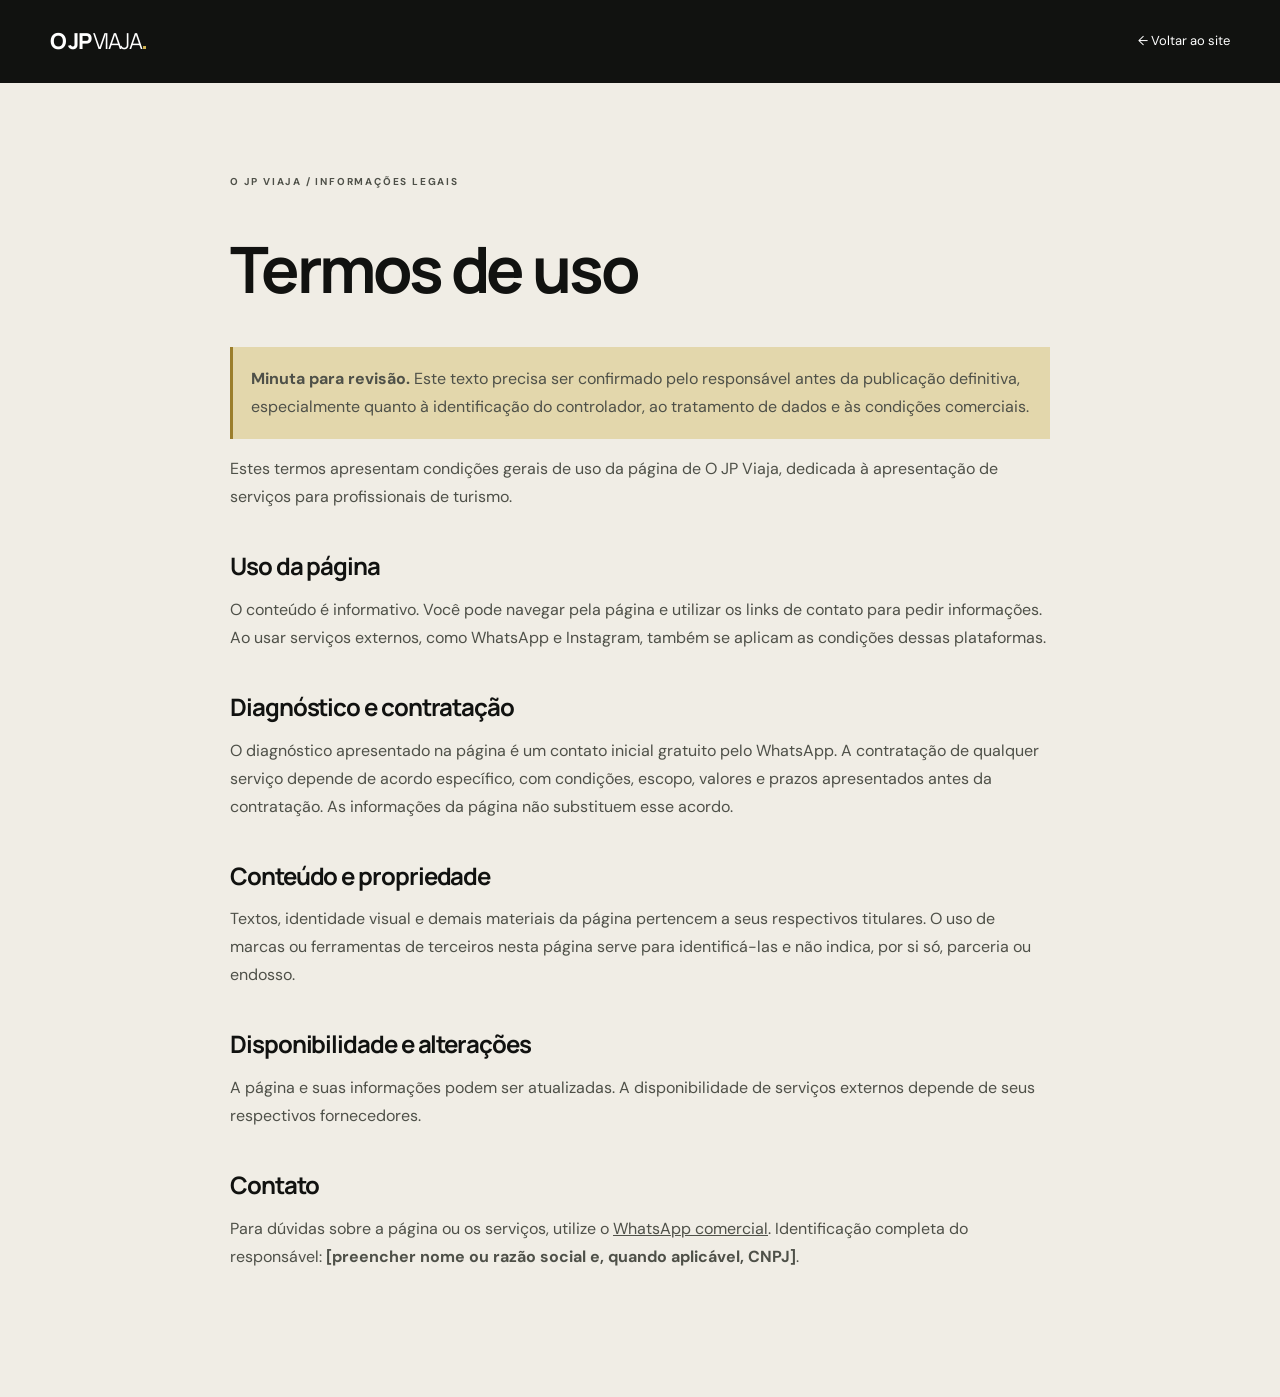
<file: diagnostico/versao2/termos.html>
<!doctype html><html lang="pt-BR"><head><meta charset="utf-8"><meta name="viewport" content="width=device-width,initial-scale=1"><meta name="robots" content="noindex"><link rel="stylesheet" href="style.css"><title>Termos de uso | O JP Viaja</title></head><body class="legal-page"><header class="legal-header"><div class="wrap"><a class="logo" href="./">O JP <span>VIAJA</span><i>.</i></a><a class="back" href="./">← Voltar ao site</a></div></header><main class="wrap legal-content"><p class="eyebrow">O JP VIAJA / INFORMAÇÕES LEGAIS</p><h1>Termos de uso</h1><p class="legal-note"><strong>Minuta para revisão.</strong> Este texto precisa ser confirmado pelo responsável antes da publicação definitiva, especialmente quanto à identificação do controlador, ao tratamento de dados e às condições comerciais.</p><p>Estes termos apresentam condições gerais de uso da página de O JP Viaja, dedicada à apresentação de serviços para profissionais de turismo.</p><h2>Uso da página</h2><p>O conteúdo é informativo. Você pode navegar pela página e utilizar os links de contato para pedir informações. Ao usar serviços externos, como WhatsApp e Instagram, também se aplicam as condições dessas plataformas.</p><h2>Diagnóstico e contratação</h2><p>O diagnóstico apresentado na página é um contato inicial gratuito pelo WhatsApp. A contratação de qualquer serviço depende de acordo específico, com condições, escopo, valores e prazos apresentados antes da contratação. As informações da página não substituem esse acordo.</p><h2>Conteúdo e propriedade</h2><p>Textos, identidade visual e demais materiais da página pertencem a seus respectivos titulares. O uso de marcas ou ferramentas de terceiros nesta página serve para identificá-las e não indica, por si só, parceria ou endosso.</p><h2>Disponibilidade e alterações</h2><p>A página e suas informações podem ser atualizadas. A disponibilidade de serviços externos depende de seus respectivos fornecedores.</p><h2>Contato</h2><p>Para dúvidas sobre a página ou os serviços, utilize o <a href="https://wa.me/5561981784728">WhatsApp comercial</a>. Identificação completa do responsável: <strong>[preencher nome ou razão social e, quando aplicável, CNPJ]</strong>.</p></main></body></html>
</file>
<file: styles.css>
@import url("https://fonts.googleapis.com/css2?family=Raleway:ital,wght@0,300;0,400;0,600;0,700;0,800;1,300&display=swap");

:root {
  --bg: #0E0E0E;
  --bg-card: #17150F;
  --gold: #C9A84C;
  --gold-light: #E4CF8B;
  --gold-dark: #A6873C;
  --gold-soft: rgba(201, 168, 76, 0.18);
  --text: #F7F5F0;
  --text-dim: #8f8b84;
  --border: rgba(201, 168, 76, 0.35);
}
* { margin: 0; padding: 0; box-sizing: border-box; }
html, body { background: var(--bg); color: var(--text); font-family: Raleway, sans-serif; min-height: 100vh; overflow-x: hidden; }
a { text-decoration: none; color: inherit; }

.page { max-width: 560px; margin: 0 auto; min-height: 100vh; display: flex; flex-direction: column; }

/* Hero */
.hero { position: relative; width: 100%; height: 46vh; min-height: 300px; max-height: 420px; overflow: hidden; }
.hero img { width: 100%; height: 100%; object-fit: cover; object-position: center 30%; filter: brightness(0.92); display: block; }
.hero-glow { position: absolute; top: -120px; right: -120px; width: 480px; height: 480px; border-radius: 50%; background: radial-gradient(circle, rgba(201, 168, 76, 0.3) 0%, transparent 65%); pointer-events: none; }
.hero-overlay { position: absolute; inset: 0; background: linear-gradient(180deg, rgba(14, 14, 14, 0) 0%, rgba(14, 14, 14, 0) 62%, rgba(14, 14, 14, 0.45) 88%, rgb(14, 14, 14) 100%); }
.hero-bar-top { position: absolute; top: 0; left: 0; right: 0; height: 6px; background: var(--gold); }

.intro { padding: 26px 28px 8px; text-align: center; }
.intro .name { font-size: 10.5px; font-weight: 700; letter-spacing: 2px; color: var(--gold); text-transform: uppercase; margin-bottom: 10px; white-space: nowrap; }
.intro .name-line { width: 44px; height: 3px; background: var(--gold); margin: 0 auto 22px; }
.intro h1 { font-size: 27px; font-weight: 800; line-height: 1.3; color: #fff; margin-bottom: 14px; }
.intro h1 em { color: var(--gold); font-style: italic; font-weight: 300; }
.intro p { font-size: 15px; line-height: 1.6; color: var(--text-dim); max-width: 420px; margin: 0 auto; }

/* Cards */
.cards { padding: 30px 20px 8px; display: flex; flex-direction: column; gap: 14px; }

.group-label { display: flex; align-items: center; gap: 10px; font-size: 11.5px; font-weight: 700; text-transform: uppercase; letter-spacing: 1.5px; color: var(--text-dim); margin: 18px 2px 2px; }
.group-label:first-child { margin-top: 0; }
.group-label span { display: inline-grid; place-items: center; width: 20px; height: 20px; border-radius: 50%; background: var(--gold-soft); color: var(--gold); font-size: 10px; font-weight: 800; }

@property --gradient-angle { syntax: "<angle>"; inherits: false; initial-value: 0deg; }
@keyframes border-rotate { 100% { --gradient-angle: 360deg; } }

.card {
  display: flex; align-items: center; justify-content: space-between; gap: 16px;
  border-radius: 16px; padding: 22px 24px; transition: transform 0.15s;
  border: 2px solid transparent;
  background-image:
    linear-gradient(var(--bg-card), var(--bg-card)),
    conic-gradient(from var(--gradient-angle), #17150F 0%, #C9A84C 25%, #E4CF8B 30%, #C9A84C 35%, #17150F 50%, #C9A84C 75%, #E4CF8B 80%, #C9A84C 85%, #17150F 100%);
  background-clip: padding-box, border-box;
  background-origin: padding-box, border-box;
  animation: border-rotate 5s linear infinite;
}
.card:active { transform: scale(0.98); }

.card.featured {
  background-image:
    linear-gradient(135deg, var(--gold) 0%, var(--gold-dark) 100%),
    conic-gradient(from var(--gradient-angle), #A6873C 0%, #E4CF8B 25%, #F7F5F0 30%, #E4CF8B 35%, #A6873C 50%, #E4CF8B 75%, #F7F5F0 80%, #E4CF8B 85%, #A6873C 100%);
  border-style: none;
}

.card-text { flex: 1; min-width: 0; }
.card-eyebrow { font-size: 11px; font-weight: 700; letter-spacing: 2px; color: var(--gold); text-transform: uppercase; margin-bottom: 6px; }
.card.featured .card-eyebrow { color: rgba(14, 14, 14, 0.75); }
.card-title { font-size: 20px; font-weight: 800; color: #fff; margin-bottom: 5px; line-height: 1.25; }
.card.featured .card-title { color: #0E0E0E; }
.card-desc { font-size: 14px; color: rgb(196, 191, 179); line-height: 1.45; }
.card.featured .card-desc { color: rgba(14, 14, 14, 0.78); }
.card-arrow { flex-shrink: 0; width: 36px; height: 36px; border-radius: 50%; background: rgba(201, 168, 76, 0.15); display: flex; align-items: center; justify-content: center; color: var(--gold); }
.card.featured .card-arrow { background: rgba(14, 14, 14, 0.15); color: #0E0E0E; }
.card-arrow svg { width: 16px; height: 16px; }

/* Disabled / placeholder — no animated border, low contrast, clearly non-interactive */
.card.is-disabled {
  cursor: default;
  border: 2px dashed rgba(247, 245, 240, 0.14);
  background: transparent;
  animation: none;
}
.card.is-disabled .card-eyebrow { color: var(--text-dim); }
.card.is-disabled .card-title { color: var(--text-dim); }
.card.is-disabled .card-desc { color: rgba(196, 191, 179, 0.55); }

footer { margin-top: auto; padding: 32px 28px 20px; text-align: center; }
.footer-handle { font-size: 13px; color: var(--text-dim); letter-spacing: 0.5px; }
.footer-handle strong { color: var(--gold); font-weight: 700; }
.footer-bar { height: 6px; background: var(--gold); }

@media (prefers-reduced-motion: reduce) {
  .card { animation: none; }
}

@media (max-width: 420px) {
  .hero { height: 42vh; min-height: 260px; }
  .intro h1 { font-size: 23px; }
  .card { padding: 20px 20px; }
  .card-title { font-size: 18px; }
}
</file>
<file: diagnostico/styles.css>
@import url('https://fonts.googleapis.com/css2?family=DM+Sans:wght@400;500;600;700&display=swap');
:root{--ink:#0e0e0e;--gold:#c9a84c;--paper:#f7f5f0;--white:#fff;--muted:#76736c;--line:#e6e2d9;--serif:Montserrat,Inter,sans-serif;--sans:Inter,Arial,sans-serif;--max:1180px}
*{box-sizing:border-box}html{scroll-behavior:smooth;scroll-padding-top:86px}body{margin:0;background:var(--paper);color:var(--ink);font-family:var(--sans);font-size:16px;line-height:1.65;-webkit-font-smoothing:antialiased}a{color:inherit;text-decoration:none}button,input,select,textarea{font:inherit}button,a{-webkit-tap-highlight-color:transparent}::selection{background:var(--gold);color:var(--ink)}
.site-header{height:78px;position:sticky;top:0;z-index:20;display:flex;align-items:center;justify-content:space-between;padding:0 clamp(22px,5vw,82px);border-bottom:1px solid rgba(14,14,14,.08);background:rgba(247,245,240,.94);backdrop-filter:blur(14px);transition:height .25s}.site-header.scrolled{height:66px}.wordmark{display:flex;align-items:center;gap:10px;font:500 14px var(--serif);letter-spacing:-.04em}.wordmark b{font-weight:700}.mark{height:29px;width:29px;border:1px solid var(--gold);display:grid;place-items:center;color:var(--gold);font:600 16px var(--serif)}.nav-links{display:flex;gap:clamp(18px,3vw,43px);align-items:center}.nav-links a,.footer-links a{font-size:12px;color:#55534f;transition:color .2s}.nav-links a:hover,.footer-links a:hover{color:var(--gold)}.button{min-height:48px;padding:0 22px;display:inline-flex;align-items:center;justify-content:center;gap:20px;border:1px solid transparent;font-size:12px;font-weight:600;letter-spacing:.01em;transition:transform .25s,background .25s,border-color .25s,color .25s;cursor:pointer}.button:hover{transform:translateY(-2px)}.button-dark{background:var(--ink);color:var(--white)}.button-dark:hover{background:#282722}.button-gold{background:var(--gold);color:var(--ink)}.button-gold:hover{background:#d5b762}.button-large{min-height:58px;padding:0 25px}.button-mark{font-size:16px;font-weight:400}.header-cta{min-height:42px;padding:0 17px}.menu-toggle{display:none}
.hero{position:relative;min-height:690px;padding:100px clamp(22px,9vw,145px) 64px;overflow:hidden;display:grid;grid-template-columns:1.02fr .98fr;align-items:center;gap:30px;background:#f4f2ed}.hero-grid{position:absolute;inset:0 0 55px 46%;opacity:.34;background-image:linear-gradient(rgba(201,168,76,.12) 1px,transparent 1px),linear-gradient(90deg,rgba(201,168,76,.12) 1px,transparent 1px);background-size:58px 58px;mask-image:radial-gradient(ellipse at 55% 50%,#000 5%,transparent 69%)}.hero-orbit{position:absolute;border:1px solid rgba(201,168,76,.19);border-radius:50%;pointer-events:none}.orbit-one{width:650px;height:650px;right:-80px;top:0}.orbit-two{width:500px;height:500px;right:-2px;top:75px}.hero-content,.hero-visual{position:relative;z-index:1}.eyebrow{margin:0 0 22px;font:600 9px var(--sans);letter-spacing:.19em;color:#9f8032}.eyebrow-line{display:inline-block;width:25px;height:1px;background:var(--gold);vertical-align:middle;margin-right:8px}.hero h1,.section-heading h2,.intro h2,.structure h2,.clarity h2,.deliverables h2,.proof h2,.founder h2,.final-cta h2{font:500 clamp(37px,4.2vw,57px)/1.14 var(--serif);letter-spacing:-.057em;margin:0}.hero h1{max-width:600px}.hero h1 em,.section-heading h2 em,.intro h2 em,.structure h2 em,.clarity h2 em,.deliverables h2 em,.proof h2 em,.founder h2 em,.final-cta h2 em{font-style:normal;color:var(--gold)}.hero-copy{font-size:14px;line-height:1.8;color:#5f5d58;max-width:440px;margin:25px 0 10px}.hero-note{font-size:12px;color:#87837a;margin:0 0 26px}.trust-row{display:flex;align-items:center;gap:12px;margin-top:17px;color:#77736b;font-size:10px}.trust-row i{width:3px;height:3px;background:var(--gold);border-radius:100%}.hero-visual{min-height:420px;display:grid;place-items:center;perspective:1200px}.visual-label{position:absolute;top:0;left:10%;font-size:8px;letter-spacing:.16em;color:#77736b}.visual-label>span:last-child{margin-left:20px;color:#aba59a}.live-dot{display:inline-block;width:5px;height:5px;border-radius:100%;background:var(--gold);margin-right:7px}.panel-main{width:min(100%,510px);background:white;border:1px solid rgba(14,14,14,.1);box-shadow:0 25px 65px rgba(36,32,21,.1);transform:rotateY(-5deg) rotateX(2deg);z-index:1}.panel-head{height:49px;border-bottom:1px solid #eeece7;display:flex;align-items:center;gap:11px;padding:0 16px;font-size:10px;font-weight:600}.panel-symbol{background:var(--ink);color:var(--gold);width:23px;height:23px;display:grid;place-items:center;font:600 8px var(--serif)}.panel-menu{margin-left:auto;color:#a9a59c;letter-spacing:2px}.panel-body{padding:17px}.panel-title{display:flex;justify-content:space-between;align-items:center;font:600 12px var(--serif)}.panel-title span{font:9px var(--sans);color:#98948a;border:1px solid #eeece7;padding:5px 7px}.metric-strip{display:grid;grid-template-columns:repeat(3,1fr);gap:9px;margin:15px 0}.metric-strip>div{padding:11px 10px 9px;border:1px solid #efede8;position:relative;overflow:hidden}.metric-strip small{display:block;font-size:8px;color:#87837a}.metric-strip strong{font:600 9px var(--sans);white-space:nowrap;display:block;margin:7px 0 10px}.metric-line{display:block;height:3px;width:75%;background:rgba(201,168,76,.7)}.metric-line.short{width:45%;background:#d8d4ca}.metric-line.medium{width:60%;background:#bdb7aa}.chart-box{height:137px;border:1px solid #efede8;padding:10px 11px}.chart-head{display:flex;justify-content:space-between;font-size:8px;color:#77736b}.chart-head span:first-child{font-weight:600;color:var(--ink)}.chart-box svg{width:100%;height:78px;margin-top:6px;overflow:visible}.chart-stroke{fill:none;stroke:var(--gold);stroke-width:2.4}.chart-fill{fill:rgba(201,168,76,.12)}.chart-axis{display:flex;justify-content:space-between;font-size:6px;color:#99958c;letter-spacing:.05em}.task-row{display:flex;align-items:center;gap:10px;padding:10px 2px 3px}.task-icon{height:25px;width:25px;background:#f7f5f0;border:1px solid #efede8;display:grid;place-items:center;color:var(--gold);font-size:13px}.task-icon.pale{color:#8c877b}.task-row b,.task-row small{display:block}.task-row b{font-size:9px;font-weight:600}.task-row small{font-size:8px;color:#8c887f}.task-tag{margin-left:auto;font-size:6px;letter-spacing:.1em;color:#997d34;background:#f8f4e8;padding:5px}.task-tag.gray{color:#807d75;background:#f2f1ed}.floating-note{position:absolute;z-index:2;background:white;border:1px solid #e8e5dc;box-shadow:0 12px 30px rgba(35,30,20,.08);display:flex;align-items:center;gap:9px;padding:10px 12px}.floating-note small,.floating-note b{display:block}.floating-note small{font-size:7px;letter-spacing:.12em;color:#8e897f}.floating-note b{font-size:9px;font-weight:600}.note-whatsapp{right:1%;top:0%}.wa-dot{width:22px;height:22px;border-radius:50%;background:#e9efe5;color:#54704a;display:grid;place-items:center;font-size:11px}.note-check{color:#769261;font-size:13px}.note-capture{left:0;bottom:0%;display:none}.capture-icon{width:22px;height:22px;border:1px solid #e7dfc5;color:#a4873e;display:grid;place-items:center}.visual-index{position:absolute;bottom:0;right:2%;font-size:8px;letter-spacing:.15em;color:#a8a297}.hero-bottom{position:absolute;bottom:22px;left:clamp(22px,9vw,145px);right:clamp(22px,9vw,145px);display:flex;justify-content:space-between;font-size:8px;letter-spacing:.16em;color:#99958b}
.section-pad{padding:120px max(24px,calc((100% - var(--max))/2))}.intro{display:grid;grid-template-columns:.34fr 1fr;gap:40px;padding-top:140px;padding-bottom:100px}.intro-aside{display:flex;flex-direction:column;justify-content:space-between;align-items:flex-start}.intro-aside .eyebrow{font-size:8px}.aside-index{font-size:9px;line-height:1.8;letter-spacing:.12em;color:#aaa49a}.intro-copy h2{font-size:clamp(34px,4vw,52px);max-width:790px}.intro-columns{display:grid;grid-template-columns:1fr 1fr;gap:36px;margin:32px 0 0 auto;max-width:790px}.intro-columns p{font-size:13px;line-height:1.9;color:#66635c;margin:0 0 14px}.mockup-stories{padding-top:38px;padding-bottom:100px;background:#fff}.story-row{display:grid;grid-template-columns:.75fr 1.25fr;gap:clamp(45px,9vw,128px);align-items:center;max-width:var(--max);margin:0 auto 105px}.story-row:last-child{margin-bottom:0}.story-reverse{grid-template-columns:1.25fr .75fr}.story-reverse .story-copy{grid-column:2;grid-row:1}.story-reverse .mockup-wrap{grid-column:1;grid-row:1}.story-copy{max-width:335px}.story-copy .eyebrow{font-size:8px}.story-copy .eyebrow span{color:#c1a150;margin-right:9px}.story-copy h3{font:500 clamp(24px,2.5vw,32px)/1.27 var(--serif);letter-spacing:-.045em;margin:0 0 15px}.story-copy>p:last-child{font-size:12px;line-height:1.8;color:#77736b;margin:0}.mockup-wrap{min-width:0}.mockup{background:#faf9f6;border:1px solid #e8e6e0;box-shadow:0 16px 40px rgba(26,24,19,.085);overflow:hidden;transition:transform .5s}.mockup:hover{transform:translateY(-4px)}.browser-bar{height:32px;border-bottom:1px solid #e9e7e0;background:#fff;display:flex;align-items:center;justify-content:center;position:relative;color:#99958b;font-size:8px}.browser-dots{position:absolute;left:12px;display:flex;gap:4px}.browser-dots i{width:5px;height:5px;background:#d8d4ca;border-radius:50%}.browser-tools{position:absolute;right:13px;color:#b0aca2}.crm-ui{min-height:278px;display:grid;grid-template-columns:140px 1fr;background:#fff}.crm-side{border-right:1px solid #efede8;padding:16px 10px;display:flex;flex-direction:column;gap:13px;font-size:8px;color:#89857b}.mini-brand{font:700 15px var(--serif);color:var(--ink);margin:0 0 7px}.crm-side .side-active{background:#f7f5f0;color:var(--ink);padding:6px}.crm-main{padding:17px 20px}.ui-heading{display:flex;justify-content:space-between;align-items:center}.ui-heading small,.ui-heading b{display:block}.ui-heading small{font-size:7px;letter-spacing:.12em;color:#a49e92}.ui-heading b{font:600 15px var(--serif);margin-top:5px}.ui-avatar{width:23px;height:23px;border-radius:50%;background:#eee9db;display:grid;place-items:center;color:#8c7438;font-size:7px}.ui-kpis{display:grid;grid-template-columns:repeat(3,1fr);gap:8px;margin:16px 0}.ui-kpis>div{border:1px solid #efede8;padding:8px}.ui-kpis small,.ui-kpis b{display:block}.ui-kpis small{font-size:7px;color:#98948a}.ui-kpis b{font-size:9px;margin:3px 0 8px}.mini-bar{width:75%;height:3px;background:#d9c47e;display:block}.mini-bar.w2{width:53%;background:#c9c4b7}.mini-bar.w3{width:62%;background:#b5aa91}.ui-table{border:1px solid #efede8}.table-head,.ui-table>div:not(.table-head){display:grid;grid-template-columns:1.1fr .9fr 1fr;align-items:center;gap:5px;padding:9px 8px;border-bottom:1px solid #efede8;font-size:7px;color:#7d796f}.table-head{background:#faf9f6;font-size:6px;letter-spacing:.1em;color:#9b968b}.ui-table>div:last-child{border:0}.ui-table b{font-size:7px;color:#393832}.status-pill{background:#f0f3ed;color:#687f5f;padding:3px 5px;font-size:6px;width:max-content}.status-pill.gold{background:#f7f2e3;color:#9d8139}.status-pill.gray{background:#f2f1ed;color:#7c7972}.mockup-caption{display:flex;justify-content:space-between;gap:10px;font-size:7px;letter-spacing:.1em;color:#a19989;margin-top:10px}.mockup-caption span:last-child{letter-spacing:0;color:#aaa59b;font-size:8px}.chat-mock{min-height:310px;background:#fff}.flow-ui{display:grid;grid-template-columns:.72fr 1.28fr;min-height:278px}.flow-sidebar{border-right:1px solid #efede8;padding:14px 10px}.flow-sidebar>b{font-size:9px;display:block;margin-bottom:9px}.conversation{display:flex;align-items:center;gap:7px;padding:8px 2px;border-bottom:1px solid #f1f0ec}.conversation.active{background:#faf8f2}.contact-avatar{width:24px;height:24px;display:grid;place-items:center;border-radius:50%;background:#e7e4d9;color:#827143;font-size:9px;flex-shrink:0}.contact-avatar.taupe{background:#e9e4df;color:#836b58}.contact-avatar.sand{background:#f0eadc;color:#9b8147}.conversation b,.conversation small{display:block;white-space:nowrap;overflow:hidden;text-overflow:ellipsis;max-width:100px}.conversation b{font-size:7px}.conversation small{font-size:6px;color:#979288}.conversation>span:nth-child(2){min-width:0}.conversation>i{font-size:7px;color:#9b813e;background:#f6f1e2;width:13px;height:13px;border-radius:50%;display:grid;place-items:center;font-style:normal}.flow-chat{padding:11px 13px;display:flex;flex-direction:column;gap:8px}.chat-title{display:flex;align-items:center;gap:7px;border-bottom:1px solid #efede8;padding-bottom:9px}.chat-title b,.chat-title small{display:block}.chat-title b{font-size:8px}.chat-title small{font-size:7px;color:#928e84}.chat-status{margin-left:auto;font-size:6px;color:#819275}.message{padding:8px;font-size:7px;line-height:1.55;max-width:78%;background:#f5f4f0}.message.client{align-self:flex-start}.message.agent{align-self:flex-end;background:#f8f5ea}.message.suggestion{align-self:flex-end;border:1px solid #e6dcc0;background:#fff;font-size:7px}.message.suggestion small{display:block;font-size:6px;color:#9b813e;letter-spacing:.1em;margin-bottom:3px}.chat-input{border:1px solid #ebe9e2;margin-top:auto;padding:8px;font-size:7px;color:#aaa59c}.chat-input span{float:right;color:#8d7b4b}.form-mock{min-height:322px}.form-ui{display:grid;grid-template-columns:.93fr 1.07fr;min-height:290px;background:white}.form-visual{padding:26px 19px;background:#343731;color:white;display:flex;flex-direction:column;align-items:flex-start;position:relative;overflow:hidden}.form-visual:after{content:"";position:absolute;width:170px;height:170px;border:1px solid rgba(201,168,76,.4);border-radius:50%;right:-65px;top:36px}.form-visual>span{font-size:6px;letter-spacing:.16em;color:#cfb96f}.form-visual strong{font:500 17px/1.35 var(--serif);max-width:210px;margin:18px 0}.form-visual>i{height:1px;width:40px;background:var(--gold);margin-top:auto}.form-visual small{font-size:6px;letter-spacing:.1em;margin-top:10px}.form-fields{padding:18px 20px;display:flex;flex-direction:column;gap:8px}.form-fields>small{font-size:6px;letter-spacing:.12em;color:#9d813e}.form-fields>b{font:500 14px var(--serif);margin-bottom:2px}.form-fields label{border-bottom:1px solid #eae8e2;padding:5px 0;font-size:7px;font-weight:600}.form-fields label i{display:block;font-size:7px;color:#aaa59b;font-style:normal;font-weight:400}.form-fields button{margin-top:auto;text-align:left;background:var(--ink);color:white;border:0;padding:9px;font-size:7px}.form-fields button span{float:right;color:var(--gold)}.dashboard-mock{min-height:312px}.dash-ui{padding:18px 20px;background:white}.dash-title{display:flex;justify-content:space-between;align-items:center}.dash-title small,.dash-title b{display:block}.dash-title small{font-size:6px;letter-spacing:.14em;color:#a49e92}.dash-title b{font:600 13px var(--serif)}.date-tag{border:1px solid #eeece6;padding:5px 8px;font-size:6px;color:#807b70;letter-spacing:.08em}.dash-top{display:grid;grid-template-columns:1fr 1fr;gap:10px;margin:14px 0}.post-card,.dash-stat{border:1px solid #efede8;padding:8px;display:flex;align-items:center;gap:8px}.post-cover{background:#4c5049;color:#f0e8d3;width:45px;height:53px;display:grid;place-items:center;text-align:center;font:500 7px/1.4 var(--serif);position:relative}.post-cover i{font-style:normal;position:absolute;bottom:2px;right:4px;color:var(--gold)}.post-card b,.post-card small{display:block}.post-card b{font-size:7px}.post-card small{font-size:6px;color:#9a968c}.dash-stat{display:block}.dash-stat small,.dash-stat b,.dash-stat span{display:block}.dash-stat small{font-size:6px;letter-spacing:.1em;color:#8f897d}.dash-stat b{font:500 17px var(--serif);margin:1px 0}.dash-stat span{font-size:6px;color:#99958b}.tiny-bars{height:14px;display:flex;align-items:end;gap:3px;margin-top:3px}.tiny-bars i{height:30%;width:8px;background:#d9c47e}.tiny-bars i:nth-child(2){height:54%}.tiny-bars i:nth-child(3){height:43%}.tiny-bars i:nth-child(4){height:70%}.tiny-bars i:nth-child(5){height:60%}.tiny-bars i:nth-child(6){height:88%}.tiny-bars i:nth-child(7){height:76%}.source-list{border:1px solid #efede8;padding:9px 10px}.source-list>span{display:block;font-size:6px;letter-spacing:.12em;color:#99958b;margin-bottom:7px}.source-list>div{display:grid;grid-template-columns:8px 1fr 20px 1.4fr;align-items:center;gap:6px;font-size:7px;margin:5px 0}.source-list b{font-weight:500}.source-list em{height:3px;width:var(--w);background:#d8c379}.source-dot{width:5px;height:5px;border-radius:50%;background:#a9a49a}.gold-dot{background:var(--gold)}.gray-dot{background:#d4d0c5}
.areas{background:var(--paper);padding-top:125px;padding-bottom:130px}.section-heading{text-align:center;max-width:680px;margin:0 auto 65px}.section-heading .eyebrow{margin-bottom:19px}.section-heading h2{font-size:clamp(35px,4.2vw,52px)}.section-heading>p:last-child{font-size:12px;color:#78746c;margin:17px auto 0;max-width:420px}.area-layout{display:grid;grid-template-columns:.72fr 1.28fr;gap:9vw;max-width:var(--max);margin:auto}.area-intro{position:relative;padding-top:20px}.area-watermark{position:absolute;top:-32px;left:-8px;font:500 130px/.9 var(--serif);letter-spacing:-.12em;color:rgba(201,168,76,.12)}.area-intro p{position:relative;margin-top:100px;max-width:280px;color:#77736b;font-size:12px;line-height:1.9}.text-link{display:inline-flex;gap:18px;align-items:center;border-bottom:1px solid #c9a84c;padding-bottom:6px;font-size:10px;font-weight:600;margin-top:12px}.text-link span{color:#a88a3e;font-size:15px}.area-list{border-top:1px solid #ded9ce}.area-item{display:grid;grid-template-columns:30px 25px 1fr 20px;gap:11px;align-items:start;padding:22px 0;border-bottom:1px solid #ded9ce;transition:padding .25s}.area-item:hover{padding-left:8px}.area-item .number{font-size:9px;color:#a58a47;margin-top:4px}.area-rule{height:1px;background:var(--gold);margin-top:10px}.area-item h3{font:500 16px var(--serif);margin:0 0 5px}.area-item p{font-size:11px;line-height:1.7;color:#77736b;margin:0;max-width:540px}.area-mark{font-size:13px;color:#b2954f;opacity:0;transition:opacity .2s}.area-item:hover .area-mark{opacity:1}
.process{background:white;padding-top:120px;padding-bottom:115px}.process .section-heading{margin-bottom:82px}.process-track{position:relative;display:grid;grid-template-columns:repeat(5,1fr);max-width:var(--max);margin:0 auto}.track-line{position:absolute;height:1px;left:6%;right:6%;top:15px;background:#e2ddcf}.track-line span{display:block;height:1px;width:76%;background:var(--gold);transform-origin:left;animation:lineGrow 1.5s ease both}.process-track article{position:relative;padding:42px 20px 0 0}.process-track article>i{position:absolute;top:0;left:0;width:30px;height:30px;background:var(--white);border:1px solid #d9c88e;border-radius:50%;display:grid;place-items:center;font:500 8px var(--sans);font-style:normal;color:#9d8037}.process-track article h3{font:500 15px var(--serif);margin:0 0 8px}.process-track article p{font-size:10px;line-height:1.7;color:#817d74;margin:0;max-width:150px}.priorities{max-width:var(--max);margin:64px auto 0;border-top:1px solid #eeece5;padding-top:21px;display:grid;grid-template-columns:.7fr 1.3fr;gap:20px}.priority-label{font-size:8px;letter-spacing:.14em;color:#a18a50}.priorities>div{display:flex;flex-wrap:wrap;gap:9px 22px}.priorities>div span{font-size:10px;color:#5e5b54}.priorities>div span:before{content:"";display:inline-block;width:4px;height:4px;background:var(--gold);border-radius:50%;vertical-align:middle;margin-right:8px}
.structure{background:#f3f1eb;padding-top:125px;padding-bottom:115px}.structure-head{display:grid;grid-template-columns:1fr .65fr;align-items:end;gap:8vw;max-width:var(--max);margin:0 auto 48px}.structure h2{font-size:clamp(34px,4vw,49px);max-width:630px}.structure-head>p{font-size:12px;line-height:1.9;color:#706c64;margin:0 0 5px}.flow{max-width:var(--max);margin:0 auto 60px;display:flex;align-items:center;justify-content:space-between}.flow>div{width:100px;display:flex;flex-direction:column;gap:6px}.flow>div i{font-size:8px;color:#ae9146;font-style:normal}.flow>div b{font:500 11px var(--serif)}.flow>span{height:1px;flex:1;background:#d8c88e;margin:0 10px 12px}.structure-bottom{display:grid;grid-template-columns:.8fr 1.2fr;gap:7vw;max-width:var(--max);margin:auto;align-items:center}.structure-copy p{font-size:12px;line-height:1.9;color:#706c64;margin:0 0 15px}.system-mock{background:white}.system-ui{padding:19px}.system-top{display:flex;align-items:center;justify-content:space-between}.system-top small,.system-top b{display:block}.system-top small{font-size:6px;letter-spacing:.13em;color:#9b9589}.system-top b{font:600 14px var(--serif)}.system-filter{padding:6px 8px;border:1px solid #ece9e2;font-size:7px;color:#827d72}.system-columns{display:grid;grid-template-columns:repeat(3,1fr);gap:9px;margin-top:18px}.system-columns>div{background:#f7f6f2;padding:8px}.system-columns>div>small{display:flex;justify-content:space-between;font-size:6px;letter-spacing:.08em;color:#898478;margin-bottom:7px}.system-columns>div>small i{font-style:normal;color:#a58945}.system-columns section{background:#fff;border:1px solid #edeae3;padding:9px 7px;margin-bottom:7px}.system-columns section b,.system-columns section span,.system-columns section em{display:block}.system-columns section b{font-size:7px;font-weight:600}.system-columns section span{font-size:6px;color:#99948a;margin:4px 0}.system-columns section em{font-size:6px;font-style:normal;color:#66795e;background:#eff2ec;padding:4px}.system-columns section em.em-gold{color:#9d8037;background:#f7f2e4}.system-footer{font-size:7px;color:#9d9689;text-align:center;border-top:1px solid #efede8;padding-top:10px;margin-top:3px}
.clarity{background:#fff;padding-top:130px;padding-bottom:125px}.clarity-top{max-width:var(--max);margin:0 auto}.clarity h2{font-size:clamp(42px,6vw,76px);max-width:800px}.clarity-top>p:last-child{max-width:425px;margin:25px 0 0 auto;color:#78746c;font-size:12px;line-height:1.9}.word-field{max-width:var(--max);margin:76px auto 0;border-top:1px solid #e5e2da}.word-field span{display:inline-block;font:500 clamp(14px,2.1vw,25px) var(--serif);letter-spacing:-.04em;padding:25px 19px 25px 0;color:#25241f}.word-field i{font-style:normal;font-size:7px;color:#b09757;vertical-align:top;padding-top:20px;margin-right:40px}.word-field span:nth-of-type(odd){color:#77736b}.steps{background:#f7f5f0;padding-top:120px;padding-bottom:125px}.steps .section-heading{margin-bottom:63px}.steps-list{max-width:800px;margin:auto;border-top:1px solid #dedbd2}.step{display:grid;grid-template-columns:40px 24px 1fr 20px;gap:12px;padding:21px 0;border-bottom:1px solid #dedbd2;align-items:start}.step-num{font-size:9px;color:#a58a47;margin-top:2px}.step-line{height:1px;background:var(--gold);margin-top:9px}.step h3{font:500 16px var(--serif);margin:0 0 4px}.step p{font-size:11px;color:#7b776f;margin:0;line-height:1.7}.step-icon{font-size:14px;color:#b59a55;text-align:right}
.deliverables{background:#f1efe9;padding-top:116px;padding-bottom:120px}.deliverables-head{max-width:var(--max);margin:0 auto 44px;display:grid;grid-template-columns:1fr .66fr;align-items:end;gap:9vw}.deliverables h2{font-size:clamp(36px,4vw,50px)}.deliverables-head>p{font-size:12px;line-height:1.9;color:#716d65;margin:0 0 5px}.deliverable-grid{max-width:var(--max);margin:auto;display:grid;grid-template-columns:repeat(4,1fr);border-top:1px solid #dcd8ce;border-bottom:1px solid #dcd8ce}.deliverable{min-height:165px;padding:22px 19px;position:relative;border-right:1px solid #dcd8ce;transition:background .25s}.deliverable:last-child{border:0}.deliverable:hover{background:rgba(255,255,255,.55)}.deliverable>span{font-size:7px;letter-spacing:.13em;color:#9e8649}.deliverable>b{display:block;font:500 17px/1.4 var(--serif);margin-top:25px}.deliverable>i{position:absolute;right:17px;bottom:19px;font-size:13px;font-style:normal;color:#ad914b}
.proof{background:#fff;padding-top:120px;padding-bottom:130px}.proof-heading{max-width:var(--max);margin:0 auto 45px;display:flex;justify-content:space-between;align-items:end;gap:40px}.proof h2{font-size:clamp(34px,4vw,49px);max-width:610px}.proof-heading>p{font-size:11px;color:#87837a;max-width:210px;margin:0 0 3px}.proof-grid{max-width:var(--max);margin:auto;display:grid;grid-template-columns:repeat(3,1fr);gap:18px}.proof-card{border:1px solid #e8e5dd;background:#fff;transition:transform .3s,box-shadow .3s}.proof-card:hover{transform:translateY(-4px);box-shadow:0 14px 30px rgba(20,20,16,.06)}.proof-visual{aspect-ratio:1.35;background:#f6f5f1;position:relative;padding:17px;overflow:hidden}.proof-visual>span{font-size:8px;letter-spacing:.15em;color:#a58a47}.proof-lines{position:absolute;left:17px;right:17px;top:41%;display:grid;gap:9px}.proof-lines i{height:5px;background:#e7e4dc;width:91%}.proof-lines i:nth-child(2){width:72%}.proof-lines i:nth-child(3){width:82%}.proof-visual small{position:absolute;bottom:17px;left:17px;font-size:6px;letter-spacing:.13em;color:#aaa49a}.proof-meta{min-height:64px;padding:12px 14px;display:flex;justify-content:space-between;align-items:center}.proof-meta span:first-child{font-size:8px;color:#99948a}.proof-meta b{display:block;font-size:10px;color:var(--ink);font-weight:500}.proof-meta span:last-child{font-size:6px;letter-spacing:.1em;color:#a09680}
.founder{background:#f5f3ed;display:grid;grid-template-columns:.68fr 1.32fr;gap:10vw;align-items:center;padding-top:125px;padding-bottom:135px}.founder-photo{max-width:330px;width:100%;justify-self:end}.portrait-frame{position:relative;padding:16px;border:1px solid #ddcfaa;background:rgba(255,255,255,.36)}.portrait-placeholder{height:390px;background:linear-gradient(145deg,#e8e4d9,#d9d4c7);display:flex;flex-direction:column;align-items:center;justify-content:center;position:relative;overflow:hidden}.portrait-placeholder:before,.portrait-placeholder:after{content:"";position:absolute;width:230px;height:230px;border:1px solid rgba(201,168,76,.32);border-radius:50%}.portrait-placeholder:after{width:170px;height:170px}.portrait-placeholder>span{font:500 70px var(--serif);letter-spacing:-.1em;color:rgba(14,14,14,.2);z-index:1}.portrait-placeholder small{position:absolute;bottom:22px;font-size:7px;letter-spacing:.18em;text-align:center;color:#716c5f;z-index:1}.portrait-caption{display:flex;justify-content:space-between;padding-top:11px;font-size:7px;letter-spacing:.12em;color:#9d8b5d}.portrait-corner{position:absolute;top:-5px;right:-5px;width:18px;height:18px;border-top:1px solid var(--gold);border-right:1px solid var(--gold)}.founder-copy{max-width:650px}.founder-copy .eyebrow{margin-bottom:18px}.founder h2{font-size:clamp(37px,4vw,52px)}.founder-copy>p:not(.eyebrow){font-size:12px;line-height:1.9;color:#6f6b63;max-width:600px;margin:19px 0}.credentials{margin-top:27px;border-top:1px solid #dedacf}.credentials span{display:flex;gap:18px;align-items:center;padding:12px 0;border-bottom:1px solid #dedacf;font-size:10px;color:#514f49}.credentials i{font-size:8px;color:#a58a47;font-style:normal}
.final-cta{background:var(--ink);color:white;position:relative;overflow:hidden;padding-top:132px;padding-bottom:130px;display:grid;grid-template-columns:1fr .72fr;gap:9vw;align-items:center}.final-cta:before{content:"";position:absolute;width:670px;height:670px;border:1px solid rgba(201,168,76,.11);border-radius:50%;right:-140px;top:-190px}.final-cta:after{content:"";position:absolute;width:480px;height:480px;border:1px solid rgba(201,168,76,.09);border-radius:50%;right:-42px;top:-95px}.cta-content,.lead-form{position:relative;z-index:1}.final-cta .eyebrow{color:#d2b45c}.final-cta h2{font-size:clamp(39px,5vw,64px);max-width:670px}.final-cta h2 em{color:#d1b253}.cta-content>p:not(.eyebrow){font-size:13px;color:#c3c0b7;line-height:1.9;max-width:480px;margin:25px 0 0}.cta-content .cta-free{font-size:11px!important;color:#dbd7cb!important;margin-top:8px!important}.lead-form{padding:27px;background:#191917;border:1px solid rgba(201,168,76,.25)}.form-heading{display:flex;flex-direction:column;gap:4px;padding-bottom:17px;margin-bottom:4px;border-bottom:1px solid rgba(255,255,255,.11)}.form-heading span{font-size:7px;letter-spacing:.18em;color:#c5a84f}.form-heading b{font:500 19px var(--serif)}.lead-form label{display:block;margin-top:14px;font-size:9px;color:#d1cec5}.lead-form input,.lead-form select,.lead-form textarea{width:100%;display:block;margin-top:6px;padding:10px 11px;background:#11110f;color:#fff;border:1px solid #34332f;border-radius:0;outline:none;font-size:10px}.lead-form input:focus,.lead-form select:focus,.lead-form textarea:focus{border-color:#b99b4a}.lead-form input::placeholder,.lead-form textarea::placeholder{color:#76736a}.lead-form select{color:#bbb7ad}.lead-form select option{background:#191917}.lead-form textarea{resize:vertical;min-height:65px}.lead-form .button{width:100%;justify-content:space-between;margin-top:18px;border:0}.form-privacy{font-size:8px;color:#969188;text-align:center;margin:10px 0 0}.form-status{font-size:9px;color:#e1cc87;text-align:center;margin:8px 0 0;min-height:14px}
.site-footer{background:#fff;padding:28px max(24px,calc((100% - var(--max))/2));display:grid;grid-template-columns:1fr 1.2fr 1.5fr auto;align-items:center;gap:25px}.footer-brand{font-size:13px}.footer-owner b,.footer-owner span{display:block}.footer-owner b{font-size:9px}.footer-owner span{font-size:8px;color:#8d8981}.footer-links{display:flex;gap:20px}.footer-links a{font-size:9px}.footer-copy{font-size:8px;color:#aaa59b}.privacy-dialog{width:min(480px,calc(100% - 32px));border:1px solid #dfd9ca;padding:35px;background:var(--paper);color:var(--ink)}.privacy-dialog::backdrop{background:rgba(14,14,14,.55)}.dialog-close{float:right;border:0;background:none;font-size:23px;cursor:pointer}.privacy-dialog h2{font:500 27px var(--serif);margin:0}.privacy-dialog>p:not(.eyebrow){font-size:12px;color:#716d65;line-height:1.85}.privacy-note{padding-top:12px;border-top:1px solid #ded9ce;font-size:10px!important}.reveal{opacity:0;transform:translateY(18px);transition:opacity .7s ease,transform .7s cubic-bezier(.2,.75,.25,1)}.reveal.is-visible{opacity:1;transform:translateY(0)}@keyframes lineGrow{from{transform:scaleX(0)}to{transform:scaleX(1)}}
@media(max-width:900px){.site-header{padding:0 26px}.nav-links{gap:17px}.nav-links a{font-size:10px}.hero{padding:80px 6vw 64px;grid-template-columns:1fr 1fr;gap:10px}.hero h1{font-size:clamp(36px,5vw,49px)}.hero-visual{transform:scale(.92);transform-origin:center}.intro{grid-template-columns:.22fr 1fr;gap:22px}.area-layout{gap:5vw}.structure-head{gap:5vw}.final-cta{gap:5vw}.site-footer{grid-template-columns:1fr 1.3fr 1.7fr;}.footer-copy{grid-column:3;text-align:right}}
@media(max-width:680px){html{scroll-padding-top:68px}.site-header{height:66px;padding:0 20px}.site-header.scrolled{height:60px}.header-cta{display:none}.menu-toggle{display:flex;width:40px;height:40px;align-items:center;justify-content:center;flex-direction:column;gap:5px;background:none;border:0}.menu-toggle span{height:1px;width:19px;background:var(--ink);transition:transform .2s}.menu-toggle[aria-expanded=true] span:first-child{transform:translateY(3px) rotate(45deg)}.menu-toggle[aria-expanded=true] span:last-child{transform:translateY(-3px) rotate(-45deg)}.nav-links{position:absolute;display:none;top:65px;left:0;right:0;padding:12px 22px 22px;background:var(--paper);border-bottom:1px solid var(--line);flex-direction:column;align-items:stretch;gap:0}.nav-links.open{display:flex}.nav-links a{font-size:13px;padding:12px 0;border-bottom:1px solid #e9e5db}.nav-links a:last-child{border:0}.hero{display:flex;flex-direction:column;align-items:stretch;min-height:auto;padding:77px 22px 74px;gap:18px}.hero-grid{inset:35% 0 15% 0;background-size:44px 44px;opacity:.4}.hero-orbit.orbit-one{width:440px;height:440px;right:-170px;top:38%}.hero-orbit.orbit-two{width:340px;height:340px;right:-120px;top:45%}.hero-content{z-index:2}.hero .eyebrow{font-size:8px;margin-bottom:19px}.hero h1{font-size:clamp(33px,9vw,42px);line-height:1.12;max-width:520px}.hero-copy{font-size:13px;line-height:1.75;margin-top:19px}.hero-note{font-size:11px;margin-bottom:21px}.button-large{min-height:55px;padding:0 17px;justify-content:space-between;width:100%;font-size:11px}.trust-row{gap:8px;font-size:8px;flex-wrap:wrap}.trust-row i{width:3px;height:3px}.hero-visual{min-height:315px;transform:none;margin:8px -7px 0;perspective:900px}.visual-label{left:5%;top:-3px;font-size:6px}.panel-main{width:94%;transform:rotateY(-3deg) scale(.97);transform-origin:center}.panel-head{height:39px}.panel-body{padding:12px}.metric-strip{gap:5px;margin:10px 0}.metric-strip>div{padding:8px}.metric-strip small{font-size:6px}.metric-strip strong{font-size:8px}.chart-box{height:118px;padding:8px}.chart-box svg{height:65px}.task-row{padding-top:8px}.floating-note{display:none}.floating-note{padding:8px}.floating-note b{font-size:8px}.visual-index{right:4%;bottom:-5px}.hero-bottom{bottom:19px;left:22px;right:22px;font-size:6px}.section-pad{padding:82px 23px}.intro{display:block;padding-top:84px;padding-bottom:65px}.intro-aside{margin-bottom:21px;flex-direction:row;align-items:center}.intro-aside .eyebrow{font-size:7px;margin:0}.aside-index{font-size:7px;text-align:right}.intro-copy h2{font-size:36px;line-height:1.16}.intro-columns{display:block;margin-top:19px}.intro-columns p{font-size:12px;margin-bottom:10px}.mockup-stories{padding-top:45px;padding-bottom:74px}.story-row,.story-reverse{display:flex;flex-direction:column;gap:23px;margin-bottom:68px;align-items:stretch}.story-copy{max-width:unset}.story-copy .eyebrow{font-size:7px;margin-bottom:14px}.story-copy h3{font-size:27px;max-width:440px}.story-copy>p:last-child{font-size:11px;max-width:440px}.mockup-caption{font-size:6px}.mockup-caption span:last-child{font-size:7px}.crm-ui{grid-template-columns:91px 1fr;min-height:228px}.crm-side{padding:11px 7px;gap:11px;font-size:6px}.mini-brand{font-size:13px}.crm-main{padding:12px 9px}.ui-kpis{gap:4px;margin:11px 0}.ui-kpis>div{padding:6px 4px}.ui-kpis small{font-size:6px}.ui-kpis b{font-size:7px}.table-head,.ui-table>div:not(.table-head){padding:7px 5px;font-size:5px;gap:3px}.table-head{font-size:5px}.ui-table b{font-size:5px}.status-pill{font-size:5px;padding:3px}.flow-ui{grid-template-columns:.8fr 1.2fr;min-height:242px}.flow-sidebar{padding:10px 6px}.flow-sidebar>b{font-size:8px}.conversation{gap:4px;padding:7px 0}.contact-avatar{width:19px;height:19px;font-size:7px}.conversation b{font-size:6px;max-width:65px}.conversation small{font-size:5px;max-width:65px}.conversation>i{width:10px;height:10px;font-size:6px}.flow-chat{padding:8px;gap:6px}.chat-title{gap:5px;padding-bottom:6px}.chat-title b{font-size:7px}.chat-title small{font-size:6px}.chat-status{font-size:5px}.message{font-size:6px;padding:6px}.form-ui{min-height:245px}.form-visual{padding:19px 12px}.form-visual strong{font-size:14px}.form-fields{padding:13px 11px;gap:6px}.form-fields>b{font-size:12px}.dash-ui{padding:13px}.dash-top{gap:6px}.post-card,.dash-stat{padding:6px;gap:5px}.post-cover{width:37px;height:45px;font-size:6px}.post-card b{font-size:6px}.source-list{padding:7px}.areas{padding-top:84px;padding-bottom:88px}.section-heading{margin-bottom:43px}.section-heading .eyebrow{font-size:8px}.section-heading h2{font-size:37px}.section-heading>p:last-child{font-size:11px}.area-layout{display:block}.area-intro{padding:0 0 25px}.area-watermark{font-size:94px;top:-32px}.area-intro p{margin:50px 0 10px;font-size:11px;max-width:360px}.area-item{grid-template-columns:24px 16px 1fr 14px;gap:8px;padding:17px 0}.area-item h3{font-size:14px}.area-item p{font-size:10px}.process{padding-top:85px;padding-bottom:85px}.process .section-heading{margin-bottom:46px}.process-track{display:block;padding-left:18px}.track-line{left:14px;right:auto;top:14px;bottom:18px;width:1px;height:auto;background:#e2ddcf}.track-line span{width:1px;height:78%;background:var(--gold);transform-origin:top;animation:lineGrow 1.5s ease both}.process-track article{padding:0 0 24px 45px;min-height:88px}.process-track article>i{left:-18px;top:0;width:28px;height:28px;background:#fff}.process-track article h3{font-size:15px}.process-track article p{font-size:10px;max-width:270px}.priorities{margin-top:29px;display:block;padding-top:17px}.priority-label{font-size:7px}.priorities>div{margin-top:12px;gap:9px 15px}.priorities>div span{font-size:9px}.structure{padding-top:85px;padding-bottom:83px}.structure-head{display:block;margin-bottom:30px}.structure h2{font-size:36px}.structure-head>p{margin-top:18px;font-size:11px}.flow{display:grid;grid-template-columns:1fr;justify-content:stretch;gap:0;margin-bottom:34px;padding-left:5px;position:relative}.flow>div{display:grid;grid-template-columns:26px 1fr;grid-template-rows:auto auto;gap:2px 9px;min-height:45px}.flow>div i{grid-column:1;grid-row:1/3;z-index:1;background:#f3f1eb;padding-top:4px}.flow>div b{grid-column:2;font-size:11px;padding-bottom:11px}.flow>span{width:1px;height:13px;position:absolute;left:14px;background:#d8c88e;margin:0}.flow>span:nth-of-type(1){top:31px}.flow>span:nth-of-type(2){top:76px}.flow>span:nth-of-type(3){top:121px}.flow>span:nth-of-type(4){top:166px}.flow>span:nth-of-type(5){top:211px}.flow>span:nth-of-type(6){top:256px}.structure-bottom{display:flex;flex-direction:column;gap:28px}.structure-copy p{font-size:11px}.structure-mock-wrap{width:100%}.system-ui{padding:12px}.system-columns{gap:5px;margin-top:13px}.system-columns>div{padding:5px}.system-columns>div>small{font-size:5px}.system-columns section{padding:6px 5px}.system-columns section b{font-size:6px}.system-columns section span,.system-columns section em{font-size:5px}.system-footer{font-size:6px}.clarity{padding-top:88px;padding-bottom:88px}.clarity h2{font-size:clamp(39px,10vw,54px)}.clarity-top>p:last-child{margin:19px 0 0;font-size:11px}.word-field{margin-top:47px}.word-field span{font-size:16px;padding:18px 7px 18px 0}.word-field i{font-size:6px;padding-top:10px;margin-right:12px}.steps{padding-top:86px;padding-bottom:88px}.steps .section-heading{margin-bottom:42px}.step{grid-template-columns:26px 14px 1fr 15px;gap:8px;padding:17px 0}.step h3{font-size:14px}.step p{font-size:10px}.deliverables{padding-top:85px;padding-bottom:87px}.deliverables-head{display:block;margin-bottom:28px}.deliverables h2{font-size:36px}.deliverables-head>p{font-size:11px;margin-top:17px}.deliverable-grid{grid-template-columns:1fr 1fr}.deliverable{min-height:130px;padding:15px 12px;border-bottom:1px solid #dcd8ce}.deliverable:nth-child(2){border-right:0}.deliverable:nth-child(3),.deliverable:nth-child(4){border-bottom:0}.deliverable>b{font-size:14px;margin-top:20px}.deliverable>span{font-size:6px}.deliverable>i{right:11px;bottom:12px}.proof{padding-top:85px;padding-bottom:89px}.proof-heading{display:block;margin-bottom:28px}.proof h2{font-size:35px}.proof-heading>p{margin-top:13px}.proof-grid{grid-template-columns:1fr;gap:13px}.proof-card{display:grid;grid-template-columns:1fr .72fr;align-items:stretch}.proof-visual{aspect-ratio:auto;min-height:135px}.proof-meta{display:flex;flex-direction:column;align-items:flex-start;justify-content:space-between;padding:14px}.proof-meta span:last-child{font-size:5px}.founder{display:flex;flex-direction:column;align-items:stretch;gap:33px;padding-top:85px;padding-bottom:89px}.founder-photo{justify-self:auto;width:min(270px,78%);margin:auto}.portrait-frame{padding:11px}.portrait-placeholder{height:300px}.founder-copy{max-width:none}.founder h2{font-size:37px}.founder-copy>p:not(.eyebrow){font-size:11px}.credentials span{font-size:9px}.final-cta{display:block;padding-top:88px;padding-bottom:85px}.final-cta h2{font-size:clamp(39px,10vw,52px)}.cta-content>p:not(.eyebrow){font-size:11px;margin-top:18px}.lead-form{margin-top:34px;padding:20px 16px}.form-heading b{font-size:17px}.lead-form label{font-size:9px}.lead-form input,.lead-form select,.lead-form textarea{font-size:11px}.site-footer{grid-template-columns:1fr 1fr;gap:19px;padding:25px 23px}.footer-brand{grid-column:1}.footer-owner{grid-column:2}.footer-links{grid-column:1 / -1;gap:18px;flex-wrap:wrap}.footer-copy{grid-column:1 / -1;text-align:left}.privacy-dialog{padding:27px 22px}}
@media(prefers-reduced-motion:reduce){*,*::before,*::after{scroll-behavior:auto!important;animation-duration:.01ms!important;animation-iteration-count:1!important;transition-duration:.01ms!important}.reveal{opacity:1;transform:none}}

/* Efeito Reservas — refined editorial direction */
:root{--serif:"Instrument Serif",Georgia,serif;--sans:Inter,Arial,sans-serif;--ink:#11120f;--gold:#c9a84c;--paper:#f7f5f0;--line:#e3dfd5}
body{background:#fff;color:#151613}
.site-header{background:rgba(255,255,255,.94);border-bottom-color:rgba(17,18,15,.09)}
.site-header.scrolled{box-shadow:0 8px 24px rgba(17,18,15,.045)}
.wordmark{font-family:var(--sans);font-size:13px;letter-spacing:-.035em}
.nav-links a{font-size:12px;color:#66645e}
.button{font-size:12px;letter-spacing:.015em}
.button-mark{display:none}
.button-gold{background:#d3b45f;color:#151613}
.button-gold:hover{background:#e0c577}
.button:focus-visible,.nav-links a:focus-visible,.text-link:focus-visible{outline:2px solid var(--gold);outline-offset:4px}
.reading-progress{position:fixed;inset:0 0 auto;z-index:30;height:2px;pointer-events:none}
.reading-progress span{display:block;width:100%;height:100%;background:var(--gold);transform:scaleX(0);transform-origin:left center;will-change:transform}
.hero{min-height:735px;background:#131410;color:#f7f5f0;padding-top:96px;padding-bottom:84px;grid-template-columns:1.08fr .92fr;border-bottom:1px solid rgba(201,168,76,.24)}
.hero::before{content:"";position:absolute;inset:0;pointer-events:none;background:radial-gradient(420px circle at var(--pointer-x,76%) var(--pointer-y,42%),rgba(201,168,76,.11),transparent 72%);transition:opacity .35s ease}
.hero-grid{opacity:.23;background-image:linear-gradient(rgba(201,168,76,.16) 1px,transparent 1px),linear-gradient(90deg,rgba(201,168,76,.16) 1px,transparent 1px)}
.hero-orbit{border-color:rgba(201,168,76,.15)}
.hero-content{max-width:660px}
.hero .eyebrow{color:#cbb15f;font-size:10px;letter-spacing:.16em}
.hero-exclusive{display:block;margin:13px 0 0 34px;color:#aaa79d;font-size:10px;letter-spacing:.15em}
.hero h1{font:400 clamp(56px,6.3vw,86px)/.99 var(--serif);letter-spacing:-.045em;max-width:740px}
.hero h1 em{font-style:italic;color:#d1b45e}
.hero-copy{max-width:500px;font-size:16px;line-height:1.75;color:#c3c1b8;margin-top:26px}
.hero-note{max-width:440px;padding-left:14px;border-left:1px solid var(--gold);font-size:14px;line-height:1.55;color:#ece9df;margin:17px 0 28px}
.hero .button-large{min-height:58px;padding:0 24px}
.hero .button-gold{background:#d4b660;color:#161712}
.trust-row{color:#a5a297;font-size:11px;gap:15px}
.hero-visual{min-height:440px}
.visual-label{color:#b2aea2;font-size:9px}
.visual-label>span:last-child{color:#77756d}
.panel-main{box-shadow:0 30px 90px rgba(0,0,0,.35);transform:rotateY(-4deg) rotateX(1.5deg);transition:transform .65s cubic-bezier(.2,.75,.2,1)}
.hero-visual:hover .panel-main{transform:rotateY(-1deg) rotateX(0) translateY(-4px)}
.floating-note{box-shadow:0 14px 36px rgba(0,0,0,.22)}
.visual-index,.hero-bottom{color:#88867d}
.intro,.areas,.steps,.deliverables,.proof,.founder{background:#fff}
.intro{padding-top:138px;padding-bottom:114px}
.intro-copy h2,.section-heading h2,.structure h2,.clarity h2,.deliverables h2,.proof h2,.founder h2,.final-cta h2{font-family:var(--serif);font-weight:400;letter-spacing:-.035em;line-height:1.02}
.intro-copy h2{font-size:clamp(45px,5vw,68px);max-width:850px}
.intro-columns{max-width:850px;margin-top:36px}
.intro-columns p,.story-copy>p:last-child,.section-heading>p:last-child,.area-intro p,.area-item p,.structure-head>p,.structure-copy p,.cta-content>p:not(.eyebrow){font-size:15px;line-height:1.8;color:#66665f}
.mockup-stories{padding-top:58px;padding-bottom:120px;background:#f7f6f2}
.story-row{padding-bottom:88px;margin-bottom:90px;border-bottom:1px solid #e3e0d8}
.story-row:last-child{padding-bottom:0;border-bottom:0}
.story-copy h3{font-family:var(--serif);font-size:clamp(34px,3.6vw,48px);font-weight:400;line-height:1.03;letter-spacing:-.025em}
.story-copy .eyebrow{font-size:9px}
.story-copy>p:last-child{font-size:14px}
.mockup{border-color:#dedbd2;box-shadow:0 25px 58px rgba(26,24,19,.08);transition:transform .55s cubic-bezier(.2,.75,.2,1),box-shadow .55s}
.mockup:hover{transform:translateY(-5px);box-shadow:0 32px 70px rgba(26,24,19,.12)}
.mockup-caption{font-size:8px;letter-spacing:.08em}
.mockup-caption span:last-child{font-size:9px}
.section-heading h2,.structure h2,.deliverables h2,.proof h2,.founder h2{font-size:clamp(46px,5vw,68px)}
.section-heading>p:last-child{font-size:15px}
.area-intro p,.area-item p{font-size:14px}
.area-item{transition:padding .3s ease,border-color .3s ease}
.area-item:hover{padding-left:8px;border-color:#c9a84c}
.area-item h3,.step h3{font-family:var(--serif);font-size:25px;font-weight:400;letter-spacing:-.02em}
.text-link{font-size:13px}
.text-link span{display:none}
.process-track article h3{font-family:var(--serif);font-size:25px;font-weight:400}
.process-track article p,.priorities>div span{font-size:13px}
.track-line span{transform-origin:left center}
.structure{background:#f7f5f0}
.structure-head>p,.structure-copy p{font-size:14px}
.flow>div b{font-size:12px}
.clarity{background:#171814;color:#f7f5f0}
.clarity h2{font-size:clamp(56px,7vw,92px)}
.clarity-top>p:last-child{font-size:15px;color:#c3c1b8}
.word-field span{font-family:var(--serif);font-size:clamp(25px,3vw,40px)}
.steps-list{border-top-color:#dfdcd3}
.step{border-bottom-color:#dfdcd3}
.step h3{font-size:26px}
.step p{font-size:14px;line-height:1.7;color:#696860}
.step-icon{color:#a88a36}
.deliverables{background:#f6f5f1}
.deliverables-head>p{font-size:14px;line-height:1.8;color:#66665f}
.deliverable-grid{border-top:1px solid #d9d5ca;border-bottom:1px solid #d9d5ca}
.deliverable{border-right:0;border-top:0;padding:22px 20px 26px;min-height:180px;transition:background .3s ease}
.deliverable:hover{background:#fff}
.deliverable>b{font-family:var(--serif);font-size:24px;font-weight:400}
.proof{padding-top:124px;padding-bottom:124px}
.proof h2{max-width:680px}
.proof-card{border-color:#e0ddd4;box-shadow:0 10px 26px rgba(17,18,15,.025);transition:transform .4s ease,border-color .4s ease}
.proof-card:hover{transform:translateY(-5px);border-color:#c9a84c;box-shadow:0 18px 34px rgba(17,18,15,.07)}
.proof-visual{background:#f7f6f2}
.founder{background:#f3f1eb}
.founder h2{font-size:clamp(49px,5.5vw,72px)}
.founder-copy>p:not(.eyebrow){font-size:15px;line-height:1.8;color:#66665f}
.credentials span{font-size:13px}
.final-cta{background:#131410;padding-top:120px;padding-bottom:120px;grid-template-columns:1.1fr .58fr;gap:8vw}
.final-cta h2{font-size:clamp(54px,6.4vw,82px);max-width:760px}
.final-cta .cta-content>p:not(.eyebrow){font-size:16px;color:#c3c1b8}
.final-cta .cta-free{font-size:13px!important;color:#d4c181!important}
.cta-action{position:relative;z-index:1;align-self:center}
.cta-action .button{width:100%;min-height:60px;justify-content:center}
.cta-action .button:disabled{opacity:1;background:#d3b45f;color:#25231b;cursor:not-allowed}
.cta-note{margin:13px 0 0;color:#aaa79d;font-size:12px;line-height:1.55;text-align:center}
.site-footer{background:#fff;min-height:100px}
.footer-owner b{font-size:12px}
.footer-owner span,.footer-copy{font-size:11px;color:#77756e}
.footer-links a{font-size:12px}
.privacy-dialog{border:1px solid #d9d4c7;box-shadow:0 24px 80px rgba(0,0,0,.18)}
.privacy-dialog>p:not(.eyebrow){font-size:14px;line-height:1.7}
.privacy-note{font-size:12px!important}
@media(max-width:900px){.hero{grid-template-columns:1fr 1fr;min-height:690px;padding-left:6vw;padding-right:6vw}.hero h1{font-size:clamp(52px,6vw,70px)}.final-cta{grid-template-columns:1fr .72fr;gap:5vw}.story-row{gap:6vw}.story-copy h3{font-size:38px}}
@media(max-width:680px){.site-header{background:rgba(255,255,255,.97)}.reading-progress{height:2px}.hero{display:flex;min-height:auto;padding:82px 22px 76px;gap:18px}.hero .eyebrow{font-size:9px;line-height:1.6}.hero-exclusive{font-size:9px;margin:9px 0 0 33px}.hero h1{font-size:clamp(49px,13vw,64px);line-height:.98;max-width:550px}.hero-copy{font-size:15px;line-height:1.7;margin-top:20px}.hero-note{font-size:13px;margin-bottom:23px}.hero .button-large{width:100%;font-size:12px}.trust-row{font-size:10px;gap:10px}.hero-visual{min-height:292px;margin:9px -4px 0}.panel-main{width:96%;transform:rotateY(-2deg) scale(.98)}.visual-label{font-size:7px}.hero-bottom{font-size:7px}.intro-copy h2,.section-heading h2,.structure h2,.deliverables h2,.proof h2,.founder h2{font-size:clamp(43px,12vw,56px);line-height:1.02}.intro-columns p,.area-intro p,.area-item p,.structure-head>p,.structure-copy p,.deliverables-head>p,.founder-copy>p:not(.eyebrow){font-size:14px;line-height:1.75}.intro{padding-top:90px;padding-bottom:80px}.intro-columns{margin-top:25px}.story-row,.story-reverse{padding-bottom:44px;margin-bottom:52px}.story-copy h3{font-size:36px}.story-copy>p:last-child{font-size:14px;line-height:1.7}.section-heading>p:last-child{font-size:14px}.area-item h3,.step h3{font-size:22px}.area-item p{font-size:13px}.process-track article h3{font-size:23px}.process-track article p,.priorities>div span{font-size:13px}.structure-head>p,.structure-copy p{font-size:13px}.clarity h2{font-size:clamp(49px,13vw,68px)}.clarity-top>p:last-child{font-size:14px}.word-field span{font-size:22px}.step h3{font-size:22px}.step p{font-size:13px}.deliverables-head>p{font-size:13px}.deliverable{min-height:142px}.deliverable>b{font-size:21px}.proof h2{font-size:43px}.founder h2{font-size:48px}.founder-copy>p:not(.eyebrow){font-size:14px}.credentials span{font-size:12px}.final-cta{display:block;padding-top:88px;padding-bottom:86px}.final-cta h2{font-size:clamp(49px,13vw,64px);line-height:.99}.final-cta .cta-content>p:not(.eyebrow){font-size:14px;line-height:1.75}.cta-action{margin-top:30px}.cta-action .button{min-height:58px;font-size:12px}.cta-note{font-size:12px}.site-footer{grid-template-columns:1fr 1fr;gap:19px;padding:25px 23px}.footer-owner span,.footer-copy{font-size:10px}.footer-links a{font-size:11px}}
@media(prefers-reduced-motion:reduce){.hero::before{display:none}.reading-progress span{will-change:auto}}


/* Typography and contrast pass */
:root{--serif:"DM Sans",Inter,Arial,sans-serif;--sans:Inter,Arial,sans-serif;--ink:#171813;--muted:#62615a;--line:#dedbd2}
body{font-family:var(--sans);font-size:16px;line-height:1.7;color:#171813}
.hero h1,.intro-copy h2,.story-copy h3,.section-heading h2,.area-item h3,.process-track article h3,.structure h2,.clarity h2,.step h3,.deliverables h2,.deliverable>b,.proof h2,.founder h2,.final-cta h2{font-family:var(--sans);font-weight:700;letter-spacing:-.045em}
.hero h1{font-size:clamp(3rem,5.1vw,4.5rem);line-height:1.06;letter-spacing:-.055em;max-width:720px}
.intro-copy h2,.section-heading h2,.structure h2,.clarity h2,.deliverables h2,.proof h2,.founder h2,.final-cta h2{font-size:clamp(2.5rem,4.2vw,3.75rem);line-height:1.08}
.story-copy h3{font-size:clamp(1.9rem,3.2vw,2.6rem);line-height:1.12;letter-spacing:-.04em}
.area-item h3,.step h3,.process-track article h3{font-family:var(--sans);font-weight:650;letter-spacing:-.025em}
.deliverable>b{font-family:var(--sans);font-weight:650;letter-spacing:-.03em}
.intro-columns p,.story-copy>p:last-child,.section-heading>p:last-child,.area-intro p,.area-item p,.structure-head>p,.structure-copy p,.clarity-top>p:last-child,.step p,.deliverables-head>p,.founder-copy>p:not(.eyebrow),.cta-content>p:not(.eyebrow){font-size:16px;line-height:1.75;color:#56564f}
.hero-copy{font-size:17px;line-height:1.75;color:#d0cec6}
.hero-note{font-size:15px;line-height:1.65;color:#f2f0e9}
.hero .eyebrow,.eyebrow{font-size:11px;line-height:1.55;letter-spacing:.13em}
.hero-exclusive{font-size:11px;color:#d0cdc3;letter-spacing:.12em}
.nav-links a,.button,.footer-links a{font-size:14px}
.button{font-weight:600}
.trust-row{font-size:12px;color:#c2bfb5}
.visual-label{font-size:11px;color:#d0cdc3}
.visual-label>span:last-child{color:#b2aea3}
.hero-bottom,.visual-index{font-size:10px;color:#aaa79d}
.hero .panel-main{color:#1c1d18}
.hero .panel-main .panel-head,.hero .panel-main .panel-title,.hero .panel-main .metric-strip strong,.hero .panel-main .task-row b,.hero .floating-note{color:#1c1d18}
.hero .panel-main .panel-title span,.hero .panel-main .metric-strip small,.hero .panel-main .task-row small,.hero .floating-note small{color:#5b5b54}
.hero .panel-main .task-tag{color:#615b49}
.hero .floating-note{font-size:13px}
.mockup-caption,.mockup-caption span:last-child{font-size:11px;line-height:1.5;color:#55554e}
.section-heading .eyebrow,.story-copy .eyebrow,.area-intro .eyebrow,.structure .eyebrow,.final-cta .eyebrow{color:#80651e}
.clarity .eyebrow,.final-cta .eyebrow{color:#d7bd70}
.proof-meta span:last-child,.footer-owner span,.footer-copy{color:#5e5d56}
.footer-owner span,.footer-copy,.footer-links a{font-size:12px}
.cta-note{font-size:13px;line-height:1.6}
@media(max-width:680px){
 body{font-size:16px;line-height:1.72}
 .site-header{min-height:68px}
 .wordmark{font-size:14px}
 .nav-links a{font-size:15px;padding:14px 0}
 .header-cta{font-size:13px;min-height:42px;padding:0 12px}
 .hero{padding:74px 21px 72px;gap:20px}
 .hero .eyebrow{font-size:10px}
 .hero-exclusive{font-size:10px;margin:8px 0 0 28px;letter-spacing:.09em}
 .hero h1{font-size:clamp(2.55rem,10.8vw,3.45rem);line-height:1.07;letter-spacing:-.055em}
 .hero-copy{font-size:16px;line-height:1.72;margin-top:20px}
 .hero-note{font-size:14px;line-height:1.65;margin:16px 0 23px}
 .hero .button-large,.cta-action .button{font-size:14px;line-height:1.35}
 .trust-row{font-size:12px;line-height:1.6;gap:8px 10px}
 .hero-visual{min-height:280px}
 .visual-label{font-size:9px}
 .hero-bottom,.visual-index{font-size:9px}
 .metric-strip small{font-size:8px}
 .metric-strip strong{font-size:10px}
 .panel-title{font-size:10px}
 .task-row b{font-size:9px}
 .task-row small{font-size:8px}
 .floating-note{font-size:11px}
 .intro-copy h2,.section-heading h2,.structure h2,.deliverables h2,.proof h2,.founder h2,.final-cta h2{font-size:clamp(2.25rem,9.4vw,3rem);line-height:1.1;letter-spacing:-.045em}
 .intro-columns p,.story-copy>p:last-child,.section-heading>p:last-child,.area-intro p,.area-item p,.structure-head>p,.structure-copy p,.clarity-top>p:last-child,.step p,.deliverables-head>p,.founder-copy>p:not(.eyebrow),.cta-content>p:not(.eyebrow){font-size:16px;line-height:1.72}
 .story-copy h3{font-size:clamp(1.9rem,8vw,2.25rem);line-height:1.12}
 .area-item h3,.step h3,.process-track article h3{font-size:19px;line-height:1.3}
 .area-item p,.step p,.process-track article p{font-size:15px;line-height:1.65}
 .process-track article>i,.step-num{font-size:12px}
 .priorities>div span{font-size:14px;line-height:1.5}
 .word-field span{font-size:21px;line-height:1.25}
 .deliverable>b{font-size:19px}
 .deliverable>span{font-size:11px;line-height:1.45}
 .proof-meta span:last-child{font-size:10px;line-height:1.4}
 .credentials span{font-size:13px}
 .eyebrow,.section-heading .eyebrow,.story-copy .eyebrow,.area-intro .eyebrow,.structure .eyebrow,.final-cta .eyebrow{font-size:10px;line-height:1.6;letter-spacing:.11em}
 .mockup-caption,.mockup-caption span:last-child{font-size:10px;line-height:1.45}
 .footer-owner span,.footer-copy,.footer-links a{font-size:12px;line-height:1.55}
 .cta-note{font-size:13px;line-height:1.6}
 .privacy-note{font-size:13px!important;line-height:1.65}
}

/* Stronger section labels and a quiet privacy link after removing the footer band */
.eyebrow{font-size:12px;font-weight:700;line-height:1.5;letter-spacing:.14em;color:#765411}
.hero .eyebrow{font-size:12px;color:#e0c66d}
.hero-exclusive{font-weight:600;color:#e2ded3}
.section-heading .eyebrow,.story-copy .eyebrow,.area-intro .eyebrow,.structure .eyebrow,.intro-aside .eyebrow{color:#765411}
.clarity .eyebrow,.final-cta .eyebrow{color:#efd783}
.cta-privacy{display:inline-block;margin-top:10px;color:#e1ded4;font-size:13px;line-height:1.5;text-decoration:underline;text-underline-offset:3px}
.cta-privacy:hover{color:#fff}
@media(max-width:680px){
 .eyebrow,.hero .eyebrow,.section-heading .eyebrow,.story-copy .eyebrow,.area-intro .eyebrow,.structure .eyebrow,.intro-aside .eyebrow,.clarity .eyebrow,.final-cta .eyebrow{font-size:12px;line-height:1.5;letter-spacing:.1em}
 .hero-exclusive{font-size:11px}
 .cta-privacy{font-size:13px}
}


/* Hero conversion clarity */
.hero-brand-label{display:grid;grid-template-columns:22px auto;align-items:center;column-gap:12px;row-gap:10px;max-width:max-content;font-size:13px!important;font-weight:800;line-height:1.45!important;letter-spacing:.14em!important;color:#efd783!important}
.hero-brand-label .eyebrow-line{width:22px;height:1px;background:#d4b660}
.hero-label-main{font-weight:800}
.hero-brand-label .hero-exclusive{grid-column:2;display:inline-flex;width:max-content;max-width:100%;margin:0;padding:7px 10px;border:1px solid rgba(212,182,96,.46);background:rgba(212,182,96,.09);color:#f5e8b7;font-size:11px;font-weight:750;line-height:1.4;letter-spacing:.12em}
.hero .button-dark{background:#d4b660;border:1px solid #d4b660;color:#171813;box-shadow:0 10px 26px rgba(212,182,96,.18);transition:background .25s ease,border-color .25s ease,transform .25s ease,box-shadow .25s ease}
.hero .button-dark:hover{background:#e2c875;border-color:#e2c875;color:#171813;transform:translateY(-2px);box-shadow:0 14px 32px rgba(212,182,96,.26)}
.hero .button-dark:focus-visible{outline:2px solid #f5e8b7;outline-offset:4px}
@media(max-width:680px){
 .hero-brand-label{grid-template-columns:17px auto;column-gap:10px;row-gap:9px;font-size:11px!important;letter-spacing:.1em!important}
 .hero-brand-label .eyebrow-line{width:17px}
 .hero-brand-label .hero-exclusive{font-size:10px;padding:7px 8px;letter-spacing:.08em}
}


/* Hero video replaces the dashboard mockup */
.hero-visual{min-height:0;display:flex;flex-direction:column;justify-content:center;align-items:stretch;perspective:none;transform:none}
.hero-video{display:block;width:100%;height:auto;aspect-ratio:1914/926;object-fit:cover;border:1px solid rgba(239,215,131,.32);border-radius:4px;background:#0d0e0c;box-shadow:0 30px 90px rgba(0,0,0,.38),0 0 0 8px rgba(239,215,131,.035)}
.hero-video-caption{display:flex;align-items:center;gap:10px;margin-top:14px;padding-left:2px;color:#c2bcae;font-size:9px;font-weight:650;letter-spacing:.16em}
.hero-video-caption i{width:3px;height:3px;border-radius:50%;background:#d4b660}
@media(max-width:680px){
 .hero-visual{min-height:0;width:100%;margin:8px 0 0}
 .hero-video{width:100%;aspect-ratio:1914/926;border-radius:3px;box-shadow:0 18px 46px rgba(0,0,0,.3),0 0 0 5px rgba(239,215,131,.035)}
 .hero-video-caption{font-size:8px;gap:8px;margin-top:11px;letter-spacing:.12em}
}
@media(prefers-reduced-motion:reduce){.hero-video{animation:none}}


/* Real agency footage in the first operation story */
.story-video{position:relative;aspect-ratio:1914/926;background:#141511;cursor:default}
.story-video video{display:block;width:100%;height:100%;object-fit:cover}
.story-video:hover{transform:translateY(-5px);box-shadow:0 32px 70px rgba(26,24,19,.12)}
@media(max-width:680px){.story-video{aspect-ratio:1914/926}.story-video:hover{transform:none}}


/* Mobile alignment and horizontal overflow correction */
@media(max-width:680px){
 html,body{width:100%;max-width:100%;overflow-x:clip}
 body,main{min-width:0}
 main{width:100%;overflow-x:clip}
 img,video,svg,iframe{max-width:100%}
 .section-pad{padding-left:22px;padding-right:22px}
 .hero{width:100%;padding-left:22px;padding-right:22px;overflow-x:clip}
 .hero-content,.hero-visual,.intro-copy,.story-row,.story-copy,.mockup-wrap,
 .area-layout,.area-intro,.area-list,.structure-head,.structure-bottom,
 .structure-copy,.clarity-top,.word-field,.section-heading,.process-track,
 .steps-list,.deliverables-head,.deliverable-grid,.founder-photo,.founder-copy,
 .cta-content,.cta-action{min-width:0;max-width:100%}
 .hero-brand-label{grid-template-columns:17px minmax(0,1fr);max-width:100%}
 .hero-brand-label .hero-exclusive{width:fit-content;max-width:100%;white-space:normal}
 .hero h1,.intro-copy h2,.story-copy h3,.section-heading h2,.structure h2,
 .clarity h2,.step h3,.deliverables h2,.founder h2,.final-cta h2{
  max-width:100%;overflow-wrap:anywhere
 }
 .hero-bottom{left:22px;right:22px;gap:10px 18px;flex-wrap:wrap}
 .mockup,.mockup-wrap{width:100%;max-width:100%;min-width:0}
 .mockup-caption{width:100%;min-width:0;flex-direction:column;align-items:flex-start;gap:4px}
 .mockup-caption span{max-width:100%;overflow-wrap:anywhere}
 .word-field{display:flex;flex-wrap:wrap;align-items:baseline;gap:0 3px;overflow:hidden}
 .word-field span{max-width:100%;white-space:normal}
 .word-field i{margin-right:10px}
 .flow{width:100%;max-width:100%;grid-template-columns:minmax(0,1fr)}
 .flow-ui{min-width:0;grid-template-columns:minmax(88px,.8fr) minmax(0,1.2fr)}
 .flow-sidebar,.flow-chat,.system-ui,.system-columns>div{min-width:0}
 .system-columns{grid-template-columns:repeat(3,minmax(0,1fr))}
 .system-columns>div{overflow-wrap:anywhere}
 .story-video video,.hero-video{max-width:100%}
}


/* Condensed conversion path */
.recognition.mockup-stories{padding-top:92px;padding-bottom:94px}
.recognition-row{grid-template-columns:.86fr 1.14fr;gap:clamp(42px,7vw,96px);padding-bottom:0;margin-bottom:0;border-bottom:0}
.recognition-copy{max-width:460px}
.recognition-copy h3{max-width:430px}
.recognition-copy>p{margin:0 0 12px}
.recognition-points{list-style:none;margin:18px 0;padding:0;border-top:1px solid #dfdcd3}
.recognition-points li{position:relative;padding:10px 4px 10px 18px;border-bottom:1px solid #dfdcd3;font-size:13px;line-height:1.55;color:#393a34}
.recognition-points li::before{content:"";position:absolute;left:1px;top:18px;width:5px;height:5px;border-radius:50%;background:#c9a84c}
.recognition-copy .recognition-close{margin-top:20px;font-size:13px;line-height:1.7;color:#45463f}
.recognition-media{width:100%}
.analysis-followup{max-width:740px;margin:32px auto 0;padding-left:44px}
.analysis-followup p{margin:0 0 20px;color:#56564f;font-size:15px;line-height:1.75}
.analysis-followup .button{display:inline-flex;width:auto;min-height:54px;align-items:center}
.areas.section-pad{padding-top:94px;padding-bottom:104px}
@media(max-width:680px){
 .recognition.mockup-stories{padding-top:64px;padding-bottom:68px}
 .recognition-row{gap:25px}
 .recognition-copy{max-width:100%}
 .recognition-copy h3{max-width:100%}
 .recognition-points{margin:15px 0}
 .recognition-points li{font-size:14px;padding:10px 0 10px 18px}
 .recognition-copy .recognition-close{font-size:14px;line-height:1.65}
 .analysis-followup{margin-top:24px;padding-left:0}
 .analysis-followup p{font-size:15px;line-height:1.7}
 .analysis-followup .button{width:100%;justify-content:center}
 .areas.section-pad{padding-top:68px;padding-bottom:72px}
 .area-item{grid-template-columns:28px 14px minmax(0,1fr) 16px;min-width:0}
 .area-item>div:nth-of-type(2){min-width:0}
}


/* Diagnóstico Efeito Reservas: fluxo curto e orientado à conversa */
html,body{overflow-x:clip}
#diagnostico-form{scroll-margin-top:88px}
.recognition{background:#fff;padding-top:110px;padding-bottom:108px}
.recognition .story-row{align-items:center;gap:clamp(42px,7vw,104px);padding:0;margin:0;border:0}
.recognition-copy{max-width:505px}
.recognition-copy .eyebrow{font-size:11px;line-height:1.5;margin-bottom:20px}
.recognition-copy h3{font:400 clamp(34px,4.1vw,54px)/1.04 var(--serif);letter-spacing:-.035em;margin:0 0 23px;color:var(--ink)}
.recognition-copy>p:not(.eyebrow){font-size:16px;line-height:1.75;color:#565650;margin:0 0 18px}
.signal-list{list-style:none;margin:22px 0 23px;padding:0;border-top:1px solid var(--line)}
.signal-list li{font-size:15px;line-height:1.45;padding:12px 0;border-bottom:1px solid var(--line);color:#282923}
.signal-list li::before{content:"";display:inline-block;width:6px;height:6px;margin:0 12px 2px 1px;background:var(--gold);border-radius:50%}
.recognition-copy .recognition-close{padding-left:16px;border-left:1px solid var(--gold);font-size:15px}
.recognition .mockup-caption{font-size:11px;line-height:1.5}
.diagnostic{background:#f3f1eb;display:grid;grid-template-columns:minmax(240px,.76fr) minmax(0,1.24fr);align-items:start;gap:clamp(44px,8vw,112px);padding-top:120px;padding-bottom:124px}
.diagnostic-intro{position:sticky;top:110px;max-width:430px}
.diagnostic-intro .eyebrow{font-size:11px;line-height:1.5;margin-bottom:20px}
.diagnostic-intro h2{font:400 clamp(42px,5.1vw,68px)/.99 var(--serif);letter-spacing:-.04em;margin:0 0 23px}
.diagnostic-intro>p:last-child{max-width:385px;color:#5e5d55;font-size:16px;line-height:1.75}
.diagnostic-shell{width:100%;max-width:720px;background:#fff;border:1px solid rgba(17,18,15,.11);box-shadow:0 24px 72px rgba(32,29,20,.07);padding:clamp(25px,4vw,48px)}
.diagnostic-form{margin:0}
.diagnostic-progress{margin-bottom:34px}
.progress-copy{display:flex;align-items:center;justify-content:space-between;gap:16px;color:#34352f;font-size:14px;font-weight:600}
#step-name{color:#8d7028;font-size:12px;font-weight:500;letter-spacing:.08em;text-transform:uppercase}
.progress-track{height:2px;background:#e8e5dc;margin-top:13px;overflow:hidden}
.progress-track>span{height:100%;width:25%;display:block;background:var(--gold);transition:width .35s ease}
.diagnostic-step{min-width:0;margin:0;padding:0;border:0;animation:step-in .3s ease both}
.diagnostic-step[hidden],.diagnostic-confirmation[hidden]{display:none!important}
.diagnostic-step legend{display:block;width:100%;margin:0 0 25px;padding:0;font:400 clamp(25px,3.1vw,36px)/1.12 var(--serif);letter-spacing:-.02em;color:var(--ink)}
.answer-list{display:grid;grid-template-columns:1fr 1fr;column-gap:22px}
.answer-option{min-height:62px;display:flex;align-items:center;gap:12px;border-top:1px solid var(--line);cursor:pointer;color:#30312b;transition:color .2s,border-color .2s,background .2s}
.answer-option:nth-last-child(-n+2){border-bottom:1px solid var(--line)}
.answer-option input{appearance:none;flex:0 0 17px;width:17px;height:17px;margin:0;border:1px solid #b9b5aa;border-radius:50%;display:grid;place-content:center}
.answer-option input::before{content:"";width:7px;height:7px;border-radius:50%;transform:scale(0);transition:transform .16s ease;background:#fff}
.answer-option input:checked{background:var(--gold);border-color:var(--gold)}
.answer-option input:checked::before{transform:scale(1)}
.answer-option>span{flex:1;font-size:14px;line-height:1.45}
.answer-option>i{font-style:normal;color:#a1884c;font-size:14px;opacity:0;transform:translate(-4px,4px);transition:opacity .2s,transform .2s}
.answer-option:hover,.answer-option:focus-within{color:#8a6e2d}
.answer-option:hover>i,.answer-option:focus-within>i{opacity:1;transform:none}
.answer-option:has(input:checked){color:#171812}
.step-controls{min-height:48px;margin-top:12px;display:flex;justify-content:space-between;align-items:center;gap:14px}
.step-controls>span{font-size:13px;color:#77766e;margin-left:auto}
.back-step{border:0;border-bottom:1px solid #c7bd9f;background:none;padding:7px 0;color:#504c40;font-size:14px;cursor:pointer}
.back-step:hover{color:#8a6e2d}
.form-error,.field-error{color:#9c382f;font-size:14px;line-height:1.5}
.form-error:empty,.field-error:empty{display:none}
.contact-step legend{max-width:500px;margin-bottom:27px}
.field-label{display:block;margin:19px 0 7px;color:#373830;font-size:14px;font-weight:600}
.contact-input{display:block;width:100%;min-height:54px;border:1px solid #d8d4ca;background:#fbfaf7;padding:0 15px;color:var(--ink);font-size:16px;outline:none;transition:border-color .2s,box-shadow .2s}
.contact-input::placeholder{color:#88877f;opacity:1}
.contact-input:focus{border-color:#b08f3d;box-shadow:0 0 0 3px rgba(201,168,76,.15)}
.submit-diagnostic{width:100%;margin-top:22px;font-size:14px}
.send-note{font-size:14px;line-height:1.55;color:#696860;margin:12px 0 0}
.diagnostic-confirmation{margin-top:27px;padding:24px;border-left:2px solid var(--gold);background:#f8f6f0;animation:step-in .3s ease both}
.diagnostic-confirmation .eyebrow{font-size:10px;margin-bottom:10px}
.diagnostic-confirmation h3{font:400 32px/1.1 var(--serif);margin:0 0 8px}
.diagnostic-confirmation>p:not(.eyebrow){font-size:15px;line-height:1.6;color:#55544d}
.diagnostic-confirmation .button{margin-top:7px}
@keyframes step-in{from{opacity:0;transform:translateY(8px)}to{opacity:1;transform:translateY(0)}}
.diagnostic .reveal,.recognition .reveal{will-change:opacity,transform}
.founder[id="quem"]{scroll-margin-top:86px}
#cta-final .cta-action .button{min-width:min(100%,300px);font-size:13px}
.site-footer .footer-links{align-items:center}
@media(max-width:900px){
  .recognition{padding-top:84px;padding-bottom:84px}
  .recognition .story-row{grid-template-columns:1fr;gap:34px}
  .recognition-copy{max-width:680px}
  .diagnostic{grid-template-columns:1fr;gap:34px;padding-top:90px;padding-bottom:95px}
  .diagnostic-intro{position:static;max-width:640px}
  .diagnostic-intro h2 br{display:none}
  .diagnostic-shell{max-width:none}
}
@media(max-width:680px){
  #diagnostico-form{scroll-margin-top:74px}
  .recognition{padding:73px 22px 75px}
  .recognition .story-row{gap:28px}
  .recognition-copy .eyebrow,.diagnostic-intro .eyebrow{font-size:10px;letter-spacing:.16em}
  .recognition-copy h3{font-size:clamp(38px,10.8vw,50px);line-height:1.01;margin-bottom:19px}
  .recognition-copy>p:not(.eyebrow){font-size:15px;line-height:1.7}
  .signal-list{margin:20px 0}
  .signal-list li{font-size:14px;padding:12px 0}
  .recognition-copy .recognition-close{font-size:14px}
  .recognition .mockup-caption{font-size:10px;gap:12px}
  .recognition .mockup-caption span:last-child{text-align:right}
  .diagnostic{padding:77px 22px 82px;gap:26px}
  .diagnostic-intro h2{font-size:clamp(44px,12vw,58px);line-height:1}
  .diagnostic-intro>p:last-child{font-size:15px;line-height:1.7}
  .diagnostic-shell{padding:22px 18px}
  .diagnostic-progress{margin-bottom:27px}
  .progress-copy{font-size:13px}
  #step-name{font-size:11px}
  .diagnostic-step legend{font-size:29px;margin-bottom:18px}
  .answer-list{grid-template-columns:1fr}
  .answer-option{min-height:58px;border-bottom:0!important}
  .answer-option:last-child{border-bottom:1px solid var(--line)!important}
  .answer-option>span{font-size:15px}
  .step-controls{min-height:45px}
  .step-controls>span{font-size:12px}
  .contact-input{min-height:56px}
  .field-label{font-size:14px}
  .send-note{font-size:13px}
  .diagnostic-confirmation{padding:20px 17px}
  .diagnostic-confirmation>p:not(.eyebrow){font-size:14px}
  .founder[id="quem"]{padding-top:78px;padding-bottom:82px}
  #cta-final{padding-top:78px;padding-bottom:80px}
  #cta-final .cta-action .button{width:100%}
}
@media(prefers-reduced-motion:reduce){.diagnostic-step,.diagnostic-confirmation{animation:none}}
.hero-exclusive{margin-top:13px;padding:6px 10px;border-left:1px solid #d4b660;background:rgba(212,182,96,.13);color:#e2ca82;font-size:11px;font-weight:700;letter-spacing:.13em}
.recognition-copy .eyebrow,.diagnostic-intro .eyebrow,.founder-copy .eyebrow{color:#72591f}
.answer-option input:focus-visible{outline:2px solid #8c6b1f;outline-offset:4px}
.contact-input[aria-invalid="true"]{border-color:#9c382f;box-shadow:0 0 0 3px rgba(156,56,47,.1)}
@media(max-width:680px){.hero-exclusive{margin:9px 0 0 33px;font-size:10px;letter-spacing:.1em}}


/* Retrato de João Paulo */
.portrait-image{display:block;width:100%;height:390px;object-fit:cover;object-position:center 42%;}
@media(max-width:680px){.portrait-image{height:300px;object-position:center 42%;}}


/* Rodapé sem links sociais: marca, responsável e crédito alinhados */
.site-footer{grid-template-columns:minmax(0,1fr) minmax(0,1.2fr) auto;gap:24px;}
@media(max-width:680px){.site-footer{grid-template-columns:minmax(0,1fr) auto;gap:14px 18px;}.footer-owner{text-align:right}.footer-copy{grid-column:1/-1;margin-top:2px;}}


/* Rodapé mobile: blocos em coluna para leitura e alinhamento */
@media(max-width:680px){
  .site-footer{grid-template-columns:minmax(0,1fr);justify-items:start;align-items:start;gap:12px;padding:24px 23px;}
  .site-footer .footer-brand,.site-footer .footer-owner,.site-footer .footer-copy{grid-column:1;justify-self:start;}
  .site-footer .footer-owner{text-align:left;}
  .site-footer .footer-copy{margin-top:0;}
}


/* Seção "Como funciona": os quatro passos do diagnóstico à operação rodando */
.howto{background:var(--paper);border-top:1px solid var(--line);padding-top:106px;padding-bottom:108px}
#como-funciona{scroll-margin-top:88px}
.howto-head{max-width:640px;margin:0 0 56px}
.howto-head .eyebrow{font-size:11px;line-height:1.5;margin-bottom:20px;color:#72591f}
.howto-head h2{font:400 clamp(34px,4.1vw,54px)/1.04 var(--serif);letter-spacing:-.035em;margin:0;color:var(--ink)}
.howto-steps{list-style:none;display:grid;grid-template-columns:repeat(4,minmax(0,1fr));gap:clamp(24px,3vw,46px);margin:0;padding:0}
.howto-step{min-width:0;padding-top:21px;border-top:1px solid var(--line)}
.howto-num{display:block;font:600 11px var(--sans);letter-spacing:.17em;color:#a58a47;margin-bottom:17px}
.howto-step h3{font:400 clamp(21px,2.1vw,27px)/1.18 var(--serif);letter-spacing:-.025em;margin:0 0 12px;color:var(--ink)}
.howto-step p{font-size:14px;line-height:1.7;color:#5e5d55;margin:0}
.cta-reply{font-size:13px!important;color:#b4b1a7!important;margin-top:13px!important;text-align:left}
@media(max-width:900px){
  .howto{padding-top:86px;padding-bottom:88px}
  .howto-head{margin-bottom:42px}
  .howto-steps{grid-template-columns:repeat(2,minmax(0,1fr));gap:32px 36px}
}
@media(max-width:680px){
  .howto{padding:73px 22px 75px}
  #como-funciona{scroll-margin-top:74px}
  .howto-head{max-width:100%;margin-bottom:30px}
  .howto-head .eyebrow{font-size:10px;letter-spacing:.16em}
  .howto-head h2{font-size:clamp(34px,10.2vw,46px);line-height:1.03;overflow-wrap:anywhere}
  .howto-steps{grid-template-columns:minmax(0,1fr);gap:0}
  .howto-step{padding:19px 0}
  .howto-step:last-child{border-bottom:1px solid var(--line)}
  .howto-num{margin-bottom:11px}
  .howto-step h3{font-size:22px}
  .howto-step p{font-size:15px;line-height:1.65}
  .cta-reply{font-size:13px!important;margin-top:12px!important}
}

/* Topo em tablet: quatro links no menu pedem mais folga nesta faixa */
@media(max-width:900px) and (min-width:681px){
  .site-header{padding:0 22px}
  .nav-links{gap:clamp(12px,2vw,22px)}
  .nav-links a{font-size:12px}
  .header-cta{display:none}
}

/* Topo em telas medias: menu mais compacto para nao encostar na marca */
@media(max-width:1080px) and (min-width:901px){
  .nav-links{gap:clamp(14px,2.2vw,26px)}
  .nav-links a{font-size:12px}
  .header-cta{font-size:12px;padding:0 14px}
}
</file>
<file: diagnostico/versao2/style.css>
@import url('https://fonts.googleapis.com/css2?family=DM+Sans:wght@400;500;600;700&family=Manrope:wght@400;500;600;700;800&display=swap');:root{--ink:#111210;--cream:#f0ede5;--paper:#faf9f5;--gold:#d4b553;--muted:#a5a49e}*{box-sizing:border-box}html{scroll-behavior:smooth;scroll-padding-top:90px}body{margin:0;background:var(--ink);font-family:'DM Sans',Arial,sans-serif;color:var(--ink);line-height:1.6}a{color:inherit;text-decoration:none}a:focus-visible{outline:3px solid #e3bc45;outline-offset:5px}.skip{position:absolute;left:10px;top:-100px;z-index:20;background:white;padding:10px}.skip:focus{top:10px}.wrap{width:min(1380px,calc(100% - 100px));margin:auto}.dark{background:var(--ink);color:#f7f6f0}.cream{background:var(--cream)}.light-bg{background:var(--paper)}.header{position:sticky;top:0;z-index:10;background:#111210ed;color:white;border-bottom:1px solid #34342f;backdrop-filter:blur(14px)}.nav{height:82px;display:flex;align-items:center;justify-content:space-between;gap:25px}.logo{font-family:Manrope,sans-serif;font-size:22px;font-weight:800;letter-spacing:-1.5px;white-space:nowrap}.logo span{font-weight:400}.logo i{color:var(--gold);font-style:normal}.nav nav{display:flex;gap:38px;font-size:13px;color:#cecec8}.nav nav a:hover,.text-link:hover{color:var(--gold)}.button{background:var(--gold);color:#151510;padding:17px 21px;display:inline-flex;align-items:center;justify-content:space-between;gap:30px;font-weight:700;font-size:13px;transition:transform .2s,background .2s}.button:hover{transform:translateY(-3px);background:#e0c776}.button span{font-size:17px}.button.small{padding:12px 15px;font-size:11px}.dark-button{background:#111210;color:white}.dark-button:hover{background:#30302b}.hero{padding:100px 0 85px}.hero-grid{display:grid;grid-template-columns:1.08fr .92fr;gap:8%;align-items:center}.eyebrow{font-size:10px;letter-spacing:.18em;font-weight:700;color:#a78936;text-transform:uppercase;margin:0 0 28px}.hero h1,h2,h3{font-family:Manrope,Arial,sans-serif;letter-spacing:-.045em;line-height:1.12;margin:0}.hero h1{font-size:clamp(44px,5.1vw,76px);max-width:850px}.hero h1 em,h2 em{font-style:normal;color:var(--gold)}.hero-copy{max-width:650px;color:#c1c1bb;font-size:16px;margin:30px 0}.actions{display:flex;align-items:center;gap:30px;flex-wrap:wrap}.text-link{display:inline-block;font-size:13px;font-weight:700;border-bottom:1px solid currentColor;padding:8px 0;transition:color .2s}.light{color:#f4f3ed}.audience{border-top:1px solid #41413b;margin-top:65px;padding-top:20px;display:flex;gap:24px;align-items:baseline;color:#a9aaa3;font-size:11px}.audience b{color:var(--gold);white-space:nowrap;letter-spacing:.12em}.audience p{margin:0}.hero-art{aspect-ratio:.88;background:#1b1c19;border:1px solid #47463d;position:relative;overflow:hidden;display:grid;place-items:center}.hero-art:before{content:'';position:absolute;inset:14px;border:1px solid #4e4b3c}.art-label,.art-foot{position:absolute;left:35px;right:35px;font-size:9px;letter-spacing:.15em;color:#c7b77e}.art-label{top:35px;line-height:1.6}.art-label span{float:right;font-size:20px}.art-foot{bottom:35px;display:flex;justify-content:space-between}.orbit{position:absolute;border:1px solid #71673e;border-radius:50%;width:76%;aspect-ratio:1}.orbit-one{transform:rotate(-25deg) scaleY(.6)}.orbit-two{transform:rotate(25deg) scaleY(.6)}.art-center{text-align:center;z-index:1}.art-center span,.art-center small{display:block;font-size:9px;letter-spacing:.2em;color:#c0b078}.art-center strong{font-family:Manrope;font-size:clamp(38px,4vw,60px);letter-spacing:-.06em}.art-center strong span{display:inline;color:var(--gold);font-size:inherit}.ticker{background:var(--gold);padding:17px 0;overflow:hidden;white-space:nowrap;font-size:10px;font-weight:700;letter-spacing:.12em}.ticker div{width:max-content;padding-left:3%}.ticker b{margin:0 20px}.section{padding:130px 0}.section-head{display:grid;grid-template-columns:1fr 2fr;gap:40px;margin-bottom:65px}.section h2{font-size:clamp(36px,4.4vw,64px);max-width:900px}.lead{font-size:17px;line-height:1.75;max-width:760px;color:#5c5d56}.dark .lead{color:#b9bab3}.pain-grid{display:grid;grid-template-columns:repeat(3,1fr);border-top:1px solid #b8b6ab}.pain-grid article{padding:30px 35px 15px 0;border-right:1px solid #c9c7bd}.pain-grid article+article{padding-left:35px}.pain-grid article:last-child{border-right:0}.pain-grid span,.solution-top{font-size:10px;letter-spacing:.14em;font-weight:700;color:#a58a3e}.pain-grid h3,.self-grid h3{font-size:25px;margin:55px 0 18px}.pain-grid p,.self-grid p{color:#66675f;font-size:15px}.closing{font-size:21px;max-width:780px;margin:80px 0 0;line-height:1.5}.closing strong{color:#9b7e2b}.solution-grid{display:grid;grid-template-columns:1.2fr 1fr 1fr;gap:12px}.solution{border:1px solid #48483e;padding:30px;min-height:480px;display:flex;flex-direction:column}.solution.featured{background:var(--gold);border-color:var(--gold);color:#13140f}.solution-top{display:flex;justify-content:space-between;color:#b6a35e}.featured .solution-top{color:#685723}.product{font-size:12px;text-transform:uppercase;letter-spacing:.12em;font-weight:700;margin:65px 0 15px}.solution h3{font-size:29px}.solution>p:not(.product){font-size:14px;color:#b7b7af;margin:25px 0 30px}.solution.featured>p:not(.product){color:#343328}.solution a{margin-top:auto;align-self:flex-start}.self-grid{display:grid;grid-template-columns:1fr 1fr;gap:50px}.self-grid article{border-top:1px solid #a5a399;padding-top:22px}.self-grid .product{margin:0;color:#171815}.self-grid .product span{color:#9a7d2c}.self-grid h3{max-width:510px}.self-grid p{max-width:560px}.steps{list-style:none;padding:0;margin:0}.steps li{display:grid;grid-template-columns:1fr 2fr;gap:40px;padding:30px 0;border-top:1px solid #d3d2c9}.steps li>span{font-size:13px;color:#9b7e2b;font-weight:700}.steps li div{display:grid;grid-template-columns:1fr 1.3fr;gap:30px}.steps h3{font-size:27px}.steps p{margin:0;color:#676861;font-size:15px}.tags{display:flex;flex-wrap:wrap;gap:10px}.tags span{border:1px solid #4a4a43;padding:13px 18px;font-size:13px;color:#deded5}.numbers{margin-top:120px;border-top:1px solid #41413a;padding-top:30px}.number-grid{display:grid;grid-template-columns:repeat(4,1fr);gap:25px}.number-grid strong{font-family:Manrope;font-size:clamp(50px,6vw,85px);letter-spacing:-.06em;color:var(--gold)}.number-grid p{max-width:170px;color:#b3b4ad;font-size:13px}.about-grid{display:grid;grid-template-columns:1fr 2fr;gap:40px}.signature-art{font-family:Manrope;font-size:100px;font-weight:800;letter-spacing:-.1em;color:#d8d1c2}.signature-art span{color:var(--gold);font-size:30px;vertical-align:top}.signature{font-weight:700;margin-top:40px}.signature span{font-weight:400;color:#77776e}.cta{background:var(--gold)}.cta-inner{max-width:950px;text-align:center}.cta .eyebrow{color:#6e5b20}.cta h2{margin:auto}.cta p:not(.eyebrow){max-width:700px;margin:30px auto;color:#3f3a27}.cta .actions{justify-content:center}.cta small{display:block;margin-top:25px;color:#5a4d27}.footer-grid{display:grid;grid-template-columns:2fr 1.2fr 1.2fr 1fr;gap:40px;padding:75px 0}.footer-grid p{max-width:210px;color:#aaa;font-size:13px}.footer-grid b{font-size:10px;letter-spacing:.15em;color:var(--gold);margin-bottom:18px}.footer-grid div:not(:first-child){display:flex;flex-direction:column;gap:8px;font-size:12px;color:#c4c4bd}.footer-grid a:hover{color:var(--gold)}.footer-bottom{border-top:1px solid #41413a;padding:25px 0;display:flex;justify-content:space-between;font-size:11px;color:#999}.footer-bottom a{color:#d5d5ce}@media(max-width:900px){.wrap{width:min(100% - 48px,700px)}.nav nav{gap:16px}.nav .button{display:none}.hero{padding:70px 0}.hero-grid{grid-template-columns:1fr;gap:45px}.hero-art{aspect-ratio:1.4}.section{padding:85px 0}.section-head,.about-grid{grid-template-columns:1fr;gap:5px}.section-head{margin-bottom:45px}.solution-grid{grid-template-columns:1fr 1fr}.solution.featured{grid-column:1/-1;min-height:390px}.solution{min-height:440px}.steps li{grid-template-columns:70px 1fr}.footer-grid{grid-template-columns:1fr 1fr}.number-grid{grid-template-columns:repeat(2,1fr)}}@media(max-width:600px){.wrap{width:calc(100% - 36px)}.nav{height:70px}.logo{font-size:19px}.nav nav{font-size:11px;gap:12px}.hero h1{font-size:43px}.hero-copy{font-size:15px}.audience{display:block;margin-top:45px}.audience p{margin-top:8px}.hero-art{aspect-ratio:1.15}.section{padding:70px 0}.section h2{font-size:37px}.pain-grid,.solution-grid,.self-grid{grid-template-columns:1fr}.pain-grid article,.pain-grid article+article{padding:25px 0;border-right:0;border-bottom:1px solid #c9c7bd}.pain-grid h3{margin-top:25px}.closing{margin-top:45px}.solution.featured{grid-column:auto}.solution,.solution.featured{min-height:0}.solution a{margin-top:15px}.product{margin-top:45px}.self-grid{gap:50px}.self-grid h3{margin-top:30px}.steps li{grid-template-columns:45px 1fr;gap:10px}.steps li div{grid-template-columns:1fr;gap:12px}.number-grid{gap:15px}.numbers{margin-top:75px}.footer-grid{grid-template-columns:1fr 1fr;gap:35px}.footer-grid>div:first-child{grid-column:1/-1}.footer-bottom{gap:20px}.cta .actions{align-items:stretch;flex-direction:column}.cta .text-link{align-self:center}}@media(prefers-reduced-motion:reduce){html{scroll-behavior:auto}*,*:before,*:after{transition:none!important;animation:none!important}}
/* Movimento editorial: a leitura permanece disponível sem JavaScript. */
.reading-progress{position:fixed;z-index:30;top:0;left:0;right:0;height:2px;pointer-events:none}.reading-progress span{display:block;width:100%;height:100%;background:#d4b553;transform:scaleX(0);transform-origin:left;will-change:transform}.hero-art .orbit-one{transform:rotate(calc(-25deg + var(--orbit-turn, 0deg))) scaleY(.6)}.hero-art .orbit-two{transform:rotate(calc(25deg - var(--orbit-turn, 0deg))) scaleY(.6)}.art-center{transform:translateY(var(--art-shift, 0px));will-change:transform}.orbit{transition:transform .12s linear}.solution,.pain-grid article,.self-grid article{transition:border-color .3s ease,transform .35s ease,background-color .35s ease}.solution:hover{transform:translateY(-6px);border-color:#b6a35e}.solution.featured:hover{background:#dec36c}.text-link{transition:color .25s ease,letter-spacing .25s ease}.text-link:hover{letter-spacing:.025em}.tags span{transition:color .25s,border-color .25s,transform .25s}.tags span:hover{color:#fff;border-color:var(--gold);transform:translateY(-3px)}.steps li{transition:opacity .45s ease,border-color .45s ease}.motion-ready .steps li.is-current{border-color:#a78936}.motion-ready .steps li.is-current>span{color:#141410}.motion-ready .steps li.is-current h3{color:#9b7e2b}.steps h3,.steps li>span{transition:color .45s ease}@media(min-width:901px){.process-layout{display:grid;grid-template-columns:1fr 1.4fr;gap:8%;align-items:start}.process-layout .section-head{position:sticky;top:120px;display:block;margin:0}.process-layout .section-head h2{max-width:520px}.process-layout .steps li{grid-template-columns:50px 1fr}.process-layout .steps li div{grid-template-columns:1fr;gap:18px}.process-layout .steps li{padding:45px 0}}@media(prefers-reduced-motion:reduce){.reading-progress{display:none}.art-center,.hero-art .orbit-one,.hero-art .orbit-two{transform:none!important}.solution:hover,.tags span:hover{transform:none}.steps li,.steps h3{transition:none}}

/* Faixa em movimento, com controle de pausa e alternativa sem animação. */
.ticker{position:relative;padding:0;display:flex;align-items:stretch}.ticker-viewport{overflow:hidden;flex:1;min-width:0}.ticker-track{display:flex;width:max-content;animation:marquee 42s linear infinite}.ticker .ticker-group{display:flex;align-items:center;white-space:nowrap;width:max-content;padding:17px 0 17px 24px;gap:22px}.ticker .ticker-group b{margin:0}.ticker-toggle{flex:none;background:#c6a947;border:0;padding:0 17px;color:#171812;font-size:14px;cursor:pointer}.ticker-toggle:focus-visible{outline:3px solid #111;outline-offset:-4px}.ticker:hover .ticker-track,.ticker:focus-within .ticker-track,.ticker.is-paused .ticker-track{animation-play-state:paused}@keyframes marquee{to{transform:translateX(-50%)}}
.tags{justify-content:center}.numbers>.eyebrow{text-align:center}.number-grid{text-align:center}.number-grid p{margin-left:auto;margin-right:auto}.about-grid{grid-template-columns:minmax(0,1fr) minmax(0,1.1fr);align-items:stretch;gap:7%}.about-grid>div:first-child{display:flex;flex-direction:column}.portrait{flex:1;min-height:320px;position:relative;overflow:hidden;border-radius:10px}.portrait img{position:absolute;inset:0;width:100%;height:100%;object-fit:cover;object-position:center 45%}.footer-grid{grid-template-columns:2fr 1.2fr 1fr}.legal-page{background:var(--cream);min-height:100vh}.legal-content{max-width:820px;padding-top:90px;padding-bottom:110px}.legal-content h1{font-family:Manrope,sans-serif;font-size:clamp(36px,5vw,64px);letter-spacing:-.05em;line-height:1.1}.legal-content h2{font-size:24px;margin:42px 0 12px}.legal-content p,.legal-content li{color:#4e5048;line-height:1.75}.legal-note{background:#e3d7ac;border-left:3px solid #9b7e2b;padding:18px}.legal-content a:not(.button){text-decoration:underline}.legal-header{background:#111210;color:#fff;padding:24px 0}.legal-header .wrap{display:flex;justify-content:space-between;align-items:center;gap:20px}.legal-header .back{font-size:13px}@media(max-width:900px){.about-grid{grid-template-columns:1fr}.portrait{min-height:0;aspect-ratio:1.6}.footer-grid{grid-template-columns:1fr 1fr}}@media(max-width:600px){.portrait{aspect-ratio:1.35}.footer-grid{grid-template-columns:1fr 1fr}.ticker-toggle{padding:0 13px}}@media(prefers-reduced-motion:reduce){.ticker-track{animation:none}.ticker-viewport{overflow-x:auto}.ticker-group[aria-hidden="true"]{display:none}.ticker-toggle{display:none}}
@media(max-width:1100px){.about-grid{grid-template-columns:1fr}.portrait{min-height:0;aspect-ratio:1.6}}
</file>
